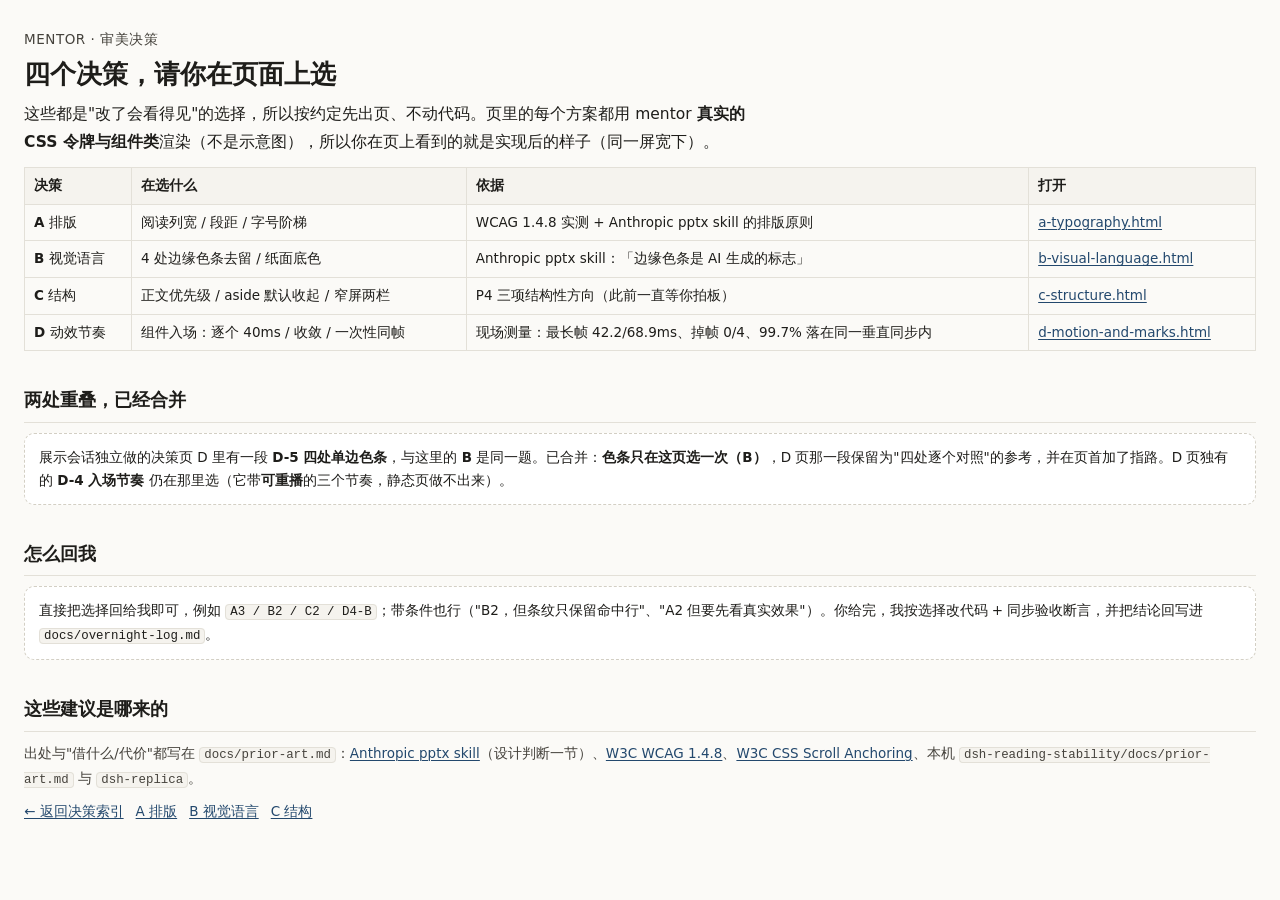
<file: docs/decisions/index.html>
<!DOCTYPE html>
<html lang="zh-CN">
<head>
<meta charset="utf-8">
<meta name="viewport" content="width=device-width, initial-scale=1">
<meta name="color-scheme" content="light dark">
<title>mentor · 审美决策索引</title>
<link rel="stylesheet" href="../../ui/styles.css">
<style>
  /* 决策页自己的外壳：刻意不复用 .app 的网格，避免和 mentor 的响应式布局打架；
     但所有"被评估的观感"都用 mentor 真实的类与令牌渲染。 */
  body { margin: 0; padding: 28px 24px 64px; background: var(--paper); color: var(--ink); }
  .wrap { max-width: 1560px; margin: 0 auto; }
  .kicker { font-size: var(--fs-xs); color: var(--ink-2); letter-spacing: .04em; text-transform: uppercase; }
  h1 { font-size: 26px; line-height: 1.3; margin: 6px 0 10px; }
  h2 { font-size: 18px; margin: 34px 0 10px; padding-bottom: 6px; border-bottom: 1px solid var(--line); }
  h3 { font-size: 15px; margin: 22px 0 8px; }
  p, li { font-size: 14.5px; line-height: 1.75; color: var(--ink); }
  .muted { color: var(--ink-2); }
  .lede { font-size: 15.5px; line-height: 1.8; max-width: 76ch; }
  .measured { display: flex; flex-wrap: wrap; gap: 10px; margin: 14px 0 6px; padding: 0; list-style: none; }
  .measured li { flex: 1 1 200px; background: var(--surface); border: 1px solid var(--line);
                 border-radius: var(--r-md); padding: 10px 12px; font-size: 13px; line-height: 1.6; }
  .measured b { font-size: 15px; }
  .ok::before { content: "✓ "; color: var(--ok, #4e9a6a); }
  .bad::before { content: "✗ "; color: var(--warn, #c2703b); }
  .variants { display: grid; grid-template-columns: minmax(0, 1fr); gap: 22px; margin-top: 12px; }
  .variant { background: var(--surface); border: 1px solid var(--line); border-radius: var(--r-lg);
             padding: 14px 16px 18px; min-width: 0; }
  .variant__head { display: flex; align-items: baseline; gap: 10px; flex-wrap: wrap; margin-bottom: 4px; }
  .variant__code { font-family: var(--font-mono); font-size: 13px; color: var(--accent-ink);
                   border: 1px solid var(--line-strong); border-radius: var(--r-pill); padding: 1px 8px; }
  .variant__name { font-size: 15px; font-weight: 650; }
  .variant__desc { font-size: 13.5px; line-height: 1.7; color: var(--ink-2); max-width: 86ch; }
  .stage { margin-top: 12px; border: 1px solid var(--line); border-radius: var(--r-md);
           overflow-x: auto; overflow-y: hidden; background: var(--paper); }
  .stage::after { content: "窗口宽 1440px（可横向滚动查看整幅）"; display: block; padding: 4px 10px;
                  font-size: 11.5px; color: var(--ink-2); border-top: 1px solid var(--line); }
  .narrow-hint::after { content: "窗口宽 420px（窄屏真实尺寸）"; }
  /* 决策页里的"窗口"：定宽，靠 CSS 变量区分各变体 */
  .d-shell { display: grid; grid-template-columns: 208px minmax(0, 1fr) 320px; height: 420px; }
  .d-shell.two-col { grid-template-columns: 208px minmax(0, 1fr); }
  .d-shell.no-right { grid-template-columns: 208px minmax(0, 1fr); }
  .d-shell--narrow { grid-template-columns: minmax(0, 1fr); height: 520px; }
  .d-narrow { display: flex; flex-direction: column; min-width: 0; }
  .d-topbar { display: flex; align-items: center; justify-content: space-between; gap: 8px;
              padding: 8px 10px; border-bottom: 1px solid var(--line); background: var(--rail); }
  .d-tabs { display: flex; gap: 10px; }
  .d-tab { font-size: 13px; color: var(--ink-2); padding-bottom: 2px; }
  .d-tab.is-on { color: var(--accent-ink); font-weight: 600; box-shadow: inset 0 -2px 0 0 var(--accent); }
  .d-rail { border-right: 1px solid var(--line); background: var(--rail); padding: 10px; overflow: hidden; }
  .d-main { overflow: hidden; }
  .d-right { border-left: 1px solid var(--line); background: var(--rail); padding: 10px; overflow: hidden; }
  .d-canvas { height: 100%; overflow: hidden; }
  .d-canvas .canvas__inner { max-width: var(--maxw-read); margin: 0 auto; padding: 14px 16px; }
  .d-composer { border-top: 1px solid var(--line); background: var(--rail); padding: 8px 12px; }
  .d-row { display: flex; gap: 6px; flex-wrap: wrap; }
  table { border-collapse: collapse; width: 100%; margin: 10px 0 4px; font-size: 13.5px; }
  th, td { border: 1px solid var(--line); padding: 7px 9px; text-align: left; vertical-align: top;
           line-height: 1.6; }
  th { background: var(--surface-2); font-weight: 650; }
  .verdict { background: var(--accent-soft); border: 1px solid var(--line-strong);
             border-radius: var(--r-md); padding: 12px 14px; margin: 12px 0; }
  .verdict b { color: var(--accent-ink); }
  .how { background: var(--surface); border: 1px dashed var(--line-strong); border-radius: var(--r-md);
         padding: 12px 14px; font-size: 13.5px; line-height: 1.7; }
  code { font-family: var(--font-mono); font-size: .92em; background: var(--surface-2);
         border: 1px solid var(--line); border-radius: 4px; padding: 0 4px; }
  .nav { display: flex; gap: 12px; flex-wrap: wrap; margin-top: 8px; font-size: 13.5px; }
  .nav a { color: var(--accent-ink); }
  .legend { font-size: 12.5px; color: var(--ink-2); margin-top: 6px; }
  @media (max-width: 900px) {
    .d-shell, .d-shell.two-col, .d-shell.no-right, .d-shell--narrow { grid-template-columns: minmax(0, 1fr); }
    .d-shell:not(.d-shell--narrow) { height: auto; }
    .d-rail, .d-right { display: none; }
  }
</style>
</head>
<body>
<div class="wrap">
<p class="kicker">mentor · 审美决策</p><h1>四个决策，请你在页面上选</h1><p class="lede">这些都是"改了会看得见"的选择，所以按约定先出页、不动代码。页里的每个方案都用 mentor <b>真实的 CSS 令牌与组件类</b>渲染（不是示意图），所以你在页上看到的就是实现后的样子（同一屏宽下）。</p><table><thead><tr><th>决策</th><th>在选什么</th><th>依据</th><th>打开</th></tr></thead><tbody><tr><td><b>A</b> 排版</td><td>阅读列宽 / 段距 / 字号阶梯</td><td>WCAG 1.4.8 实测 + Anthropic pptx skill 的排版原则</td><td><a href="a-typography.html">a-typography.html</a></td></tr><tr><td><b>B</b> 视觉语言</td><td>4 处边缘色条去留 / 纸面底色</td><td>Anthropic pptx skill：「边缘色条是 AI 生成的标志」</td><td><a href="b-visual-language.html">b-visual-language.html</a></td></tr><tr><td><b>C</b> 结构</td><td>正文优先级 / aside 默认收起 / 窄屏两栏</td><td>P4 三项结构性方向（此前一直等你拍板）</td><td><a href="c-structure.html">c-structure.html</a></td></tr><tr><td><b>D</b> 动效节奏</td><td>组件入场：逐个 40ms / 收敛 / 一次性同帧</td><td>现场测量：最长帧 42.2/68.9ms、掉帧 0/4、99.7% 落在同一垂直同步内</td><td><a href="d-motion-and-marks.html">d-motion-and-marks.html</a></td></tr></tbody></table><h2>两处重叠，已经合并</h2><div class="how">展示会话独立做的决策页 D 里有一段 <b>D-5 四处单边色条</b>，与这里的 <b>B</b> 是同一题。已合并：<b>色条只在这页选一次（B）</b>，D 页那一段保留为"四处逐个对照"的参考，并在页首加了指路。D 页独有的 <b>D-4 入场节奏</b> 仍在那里选（它带<b>可重播</b>的三个节奏，静态页做不出来）。</div><h2>怎么回我</h2><div class="how">直接把选择回给我即可，例如 <code>A3 / B2 / C2 / D4-B</code>；带条件也行（"B2，但条纹只保留命中行"、"A2 但要先看真实效果"）。你给完，我按选择改代码 + 同步验收断言，并把结论回写进 <code>docs/overnight-log.md</code>。</div><h2>这些建议是哪来的</h2><p class="muted" style="font-size:13.5px">出处与"借什么/代价"都写在 <code>docs/prior-art.md</code>：<a href="https://raw.githubusercontent.com/anthropics/skills/main/skills/pptx/SKILL.md" target="_blank" rel="noopener noreferrer">Anthropic pptx skill</a>（设计判断一节）、<a href="https://www.w3.org/WAI/WCAG21/Understanding/visual-presentation.html" target="_blank" rel="noopener noreferrer">W3C WCAG 1.4.8</a>、<a href="https://drafts.csswg.org/css-scroll-anchoring/" target="_blank" rel="noopener noreferrer">W3C CSS Scroll Anchoring</a>、本机 <code>dsh-reading-stability/docs/prior-art.md</code> 与 <code>dsh-replica</code>。</p><p class="nav"><a href="index.html">← 返回决策索引</a><a href="a-typography.html">A 排版</a><a href="b-visual-language.html">B 视觉语言</a><a href="c-structure.html">C 结构</a></p>
</div>
<script>
  // 验收脚本会读这个：决策页自己也不许有未捕获错误
  window.__ERRORS__ = [];
  window.addEventListener("error", (e) => window.__ERRORS__.push(String(e.message || e)));
  window.addEventListener("unhandledrejection", (e) => window.__ERRORS__.push("rejection: " + String(e.reason)));
</script>
</body>
</html>
</file>
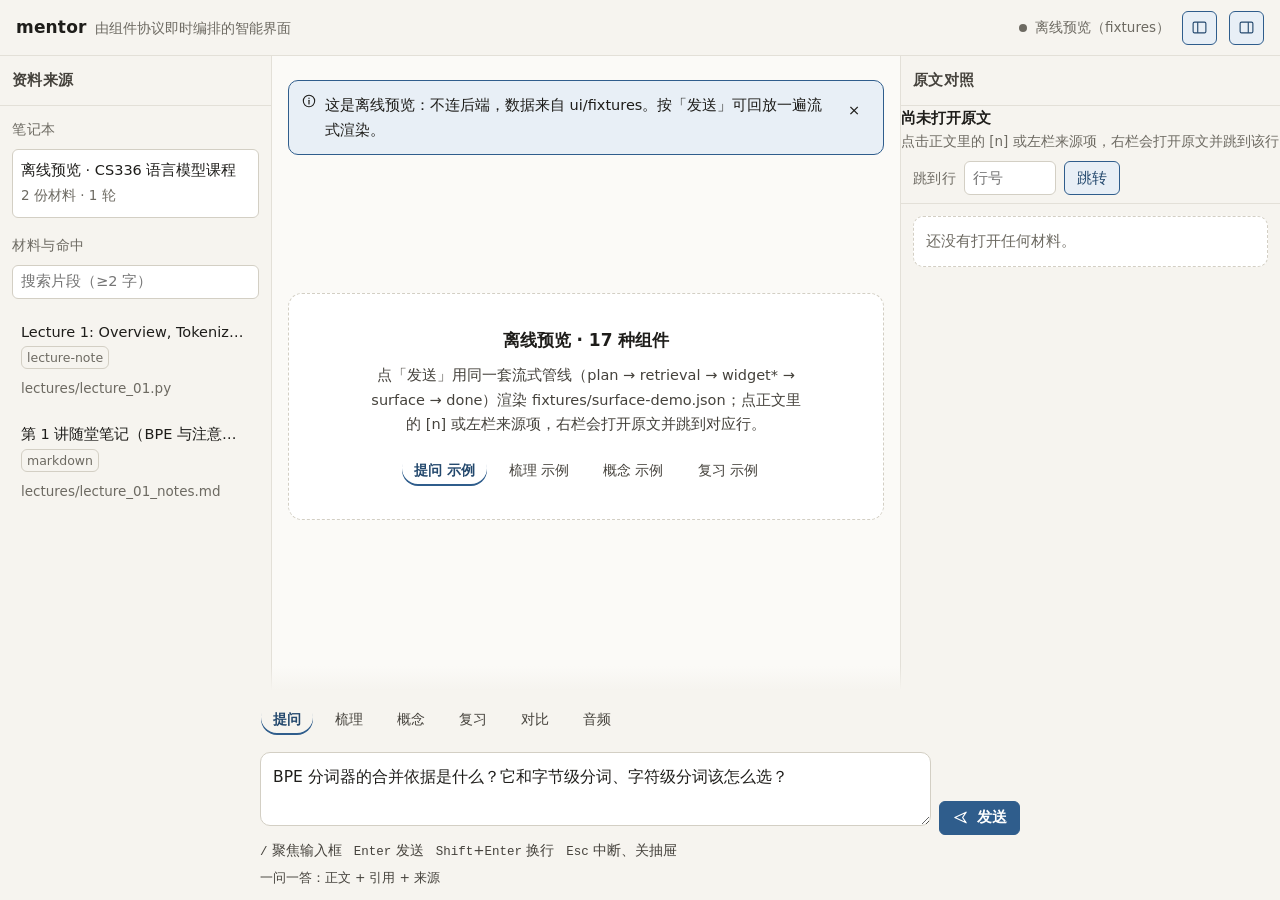
<file: ui/preview.html>
<!DOCTYPE html>
<html lang="zh-CN">
<head>
<meta charset="utf-8">
<meta name="viewport" content="width=device-width, initial-scale=1">
<meta name="color-scheme" content="light dark">
<title>mentor 离线预览 · 17 种组件</title>
<link rel="stylesheet" href="styles.css">
</head>
<body>
<!--
  离线预览页：不连后端，直接渲染 fixtures/surface-demo.json（协议里全部 16 种组件 + 1 个刻意未知的类型）。
  下面两个 application/json 块由 build_preview.py 依据 fixtures/ 生成，内容与之逐字一致；
  之所以内联，是因为浏览器不允许 file:// 页面 fetch 本地 JSON。
  fixtures/surface-demo.json 仍是唯一真源：改完 fixtures 后重跑 build_preview.py 即可。
-->
<script type="application/json" id="demo-surface">
{
  "id": "srf_demo0000001",
  "question": "BPE 分词器的合并依据是什么？它和字节级分词、字符级分词该怎么选？",
  "layout": "explore",
  "intent": "explore",
  "provider": "offline",
  "degraded": false,
  "notes": [
    "示例 Surface：用于 ui/preview.html 的离线验收，覆盖 protocol.WIDGET_TYPES 里全部 17 种组件，外加一个刻意未知的类型。",
    "widget 顺序刻意排成 plan → answer → quote → sources → concept_map → timeline → steps → compare_table → cheatsheet → flashcards → quiz → code → formula → image → followups → audio_script → progress → heatmap → 未知类型。",
    "所有 locator 都指向 fixtures/sources-demo.json 里真实存在的行号，点引用 chip 可验证右栏跳转与高亮。"
  ],
  "created_at": "2026-10-15T10:20:00+0800",
  "citations": [
    {
      "n": 1,
      "chunk_id": "ck_48ba2f81c3d7",
      "source_id": "src_a01b2c3d4e5f",
      "locator": "lecture_01.py:4",
      "title": "Lecture 1: Overview, Tokenization",
      "quote": "Why did we make this course? 现有课程大多从 NLP 任务出发，"
    },
    {
      "n": 2,
      "chunk_id": "ck_b1d6e0f2a944",
      "source_id": "src_a01b2c3d4e5f",
      "locator": "lecture_01.py:12",
      "title": "Lecture 1: Overview, Tokenization",
      "quote": "分词器把文本（字符串）映射成整数序列（token ids）。"
    },
    {
      "n": 3,
      "chunk_id": "ck_7c2a55de10b3",
      "source_id": "src_a01b2c3d4e5f",
      "locator": "lecture_01.py:20",
      "title": "Lecture 1: Overview, Tokenization",
      "quote": "BPE 的合并依据只有一个：最高频的相邻 token 对（the most common pair of adjacent tokens）。"
    },
    {
      "n": 4,
      "chunk_id": "ck_e30f7a4b6c18",
      "source_id": "src_a01b2c3d4e5f",
      "locator": "lecture_01.py:24",
      "title": "Lecture 1: Overview, Tokenization",
      "quote": "词表大小的权衡：词表越大，序列越短、训练越省时间，"
    },
    {
      "n": 5,
      "chunk_id": "ck_2d9c4f7e8a01",
      "source_id": "src_a01b2c3d4e5f",
      "locator": "lecture_01.py:30",
      "title": "Lecture 1: Overview, Tokenization",
      "quote": "1. 自注意力（self-attention）：每个位置根据当前上下文动态聚合其他位置的信息，"
    },
    {
      "n": 6,
      "chunk_id": "ck_5a7b1e93c2f4",
      "source_id": "src_a01b2c3d4e5f",
      "locator": "lecture_01.py:44",
      "title": "Lecture 1: Overview, Tokenization",
      "quote": "损失函数是 next-token prediction 的交叉熵："
    },
    {
      "n": 7,
      "chunk_id": "ck_9b8c0d1e2f35",
      "source_id": "src_9f8e7d6c5b4a",
      "locator": "lecture_01_notes.md:5",
      "title": "第 1 讲随堂笔记（BPE 与注意力）",
      "quote": "自注意力把每个位置表示成其它位置表示的加权和，权重由 query 与 key 的点积决定。"
    }
  ],
  "widgets": [
    {
      "id": "w_demo_answer",
      "type": "answer",
      "title": "BPE 的合并依据",
      "cites": [
        1,
        3,
        4,
        7
      ],
      "note": "组件右上角的“复制/收起”对每一块都可用；正文里的 [n] 是引用 chip。",
      "data": {
        "confidence": "high",
        "markdown": "BPE 的合并依据只有一条：**当前语料里最高频的相邻 token 对**。它既不按字母序，也不随机——每一步合并都能从语料统计里复现出来 [3]。\n\n三种粒度的取舍：\n\n- **字符级**：词表很小，但序列很长，连字母都要单独预测。\n- **字节级**：词表恰好 256，任何 Unicode 文本都能表示，永不 OOV。\n- **BPE**：从字节出发反复合并最高频相邻对，直到命中预设词表大小，是前两者的折中 [2][3]。\n\n词表越大，序列越短、训练越省时间，但嵌入矩阵（`vocab_size × d_model`）的参数与内存同步增长，所以实践中常见 50k ~ 100k 这一折中点 [4]。\n\n> 这门课的立场：先自己实现 BPE 与 Transformer，再谈“为什么训不动” [1]。"
      }
    },
    {
      "id": "w_demo_quote",
      "type": "quote",
      "title": "讲义原句",
      "cites": [
        3
      ],
      "data": {
        "text": "BPE 的合并依据只有一个：最高频的相邻 token 对（the most common pair of adjacent tokens）。",
        "locator": "lecture_01.py:20",
        "source_id": "src_a01b2c3d4e5f"
      }
    },
    {
      "id": "w_demo_sources",
      "type": "sources",
      "title": "本次命中的材料",
      "cites": [],
      "data": {
        "items": [
          {
            "n": 1,
            "locator": "lecture_01.py:4",
            "title": "Lecture 1: Overview, Tokenization",
            "snippet": "Why did we make this course? 现有课程大多从 NLP 任务出发，而这一门从“一个 LM 是怎么被造出来的”出发。",
            "source_id": "src_a01b2c3d4e5f",
            "chunk_id": "ck_48ba2f81c3d7"
          },
          {
            "n": 3,
            "locator": "lecture_01.py:20",
            "title": "Lecture 1: Overview, Tokenization",
            "snippet": "BPE 的合并依据只有一个：最高频的相邻 token 对（the most common pair of adjacent tokens）。",
            "source_id": "src_a01b2c3d4e5f",
            "chunk_id": "ck_7c2a55de10b3"
          },
          {
            "n": 7,
            "locator": "lecture_01_notes.md:5",
            "title": "第 1 讲随堂笔记（BPE 与注意力）",
            "snippet": "自注意力把每个位置表示成其它位置表示的加权和，权重由 query 与 key 的点积决定。",
            "source_id": "src_9f8e7d6c5b4a",
            "chunk_id": "ck_9b8c0d1e2f35"
          }
        ]
      }
    },
    {
      "id": "w_demo_concept_map",
      "type": "concept_map",
      "title": "概念关系：从文本到语言模型",
      "cites": [
        2,
        3,
        5,
        7
      ],
      "data": {
        "nodes": [
          {
            "id": "text",
            "label": "原始文本",
            "group": "数据",
            "weight": 1
          },
          {
            "id": "tokenizer",
            "label": "分词器",
            "group": "数据",
            "weight": 3
          },
          {
            "id": "bpe",
            "label": "BPE",
            "group": "数据",
            "weight": 2
          },
          {
            "id": "ids",
            "label": "token ids",
            "group": "数据",
            "weight": 1
          },
          {
            "id": "emb",
            "label": "嵌入矩阵",
            "group": "模型",
            "weight": 2
          },
          {
            "id": "attn",
            "label": "自注意力",
            "group": "模型",
            "weight": 3
          },
          {
            "id": "ffn",
            "label": "前馈层",
            "group": "模型",
            "weight": 2
          },
          {
            "id": "loss",
            "label": "交叉熵损失",
            "group": "训练",
            "weight": 2
          },
          {
            "id": "adamw",
            "label": "AdamW",
            "group": "训练",
            "weight": 1
          },
          {
            "id": "warmup",
            "label": "LR warmup",
            "group": "训练",
            "weight": 1
          }
        ],
        "edges": [
          {
            "from": "text",
            "to": "tokenizer",
            "label": "输入"
          },
          {
            "from": "bpe",
            "to": "tokenizer",
            "label": "属于"
          },
          {
            "from": "tokenizer",
            "to": "ids",
            "label": "产出"
          },
          {
            "from": "ids",
            "to": "emb",
            "label": "查表"
          },
          {
            "from": "emb",
            "to": "attn",
            "label": "输入"
          },
          {
            "from": "attn",
            "to": "ffn",
            "label": "残差"
          },
          {
            "from": "ffn",
            "to": "loss",
            "label": "logits"
          },
          {
            "from": "loss",
            "to": "adamw",
            "label": "梯度"
          },
          {
            "from": "adamw",
            "to": "warmup",
            "label": "调度"
          }
        ]
      }
    },
    {
      "id": "w_demo_timeline",
      "type": "timeline",
      "title": "课程路线图",
      "cites": [
        1
      ],
      "data": {
        "items": [
          {
            "at": "Week 1",
            "label": "课程概览与分词",
            "detail": "先建立成本直觉（10^23 ~ 10^24 FLOPs），再动手写 BPE。"
          },
          {
            "at": "Assignment 1",
            "label": "实现 BPE 与 Transformer 组件",
            "detail": "分词器、注意力、位置编码都在这一步落地。"
          },
          {
            "at": "Week 4",
            "label": "训练动态",
            "detail": "损失曲线、学习率调度、梯度裁剪与不稳定现象。"
          },
          {
            "at": "Assignment 2",
            "label": "训练一个小型语言模型",
            "detail": "把组件拼成完整系统，跑通数据管线到评估。"
          },
          {
            "at": "后半程",
            "label": "系统与效率",
            "detail": "激活重计算、混合精度、FlashAttention 等 IO 与显存议题。"
          }
        ]
      }
    },
    {
      "id": "w_demo_steps",
      "type": "steps",
      "title": "动手实现 BPE 的步骤",
      "cites": [
        3,
        4
      ],
      "data": {
        "items": [
          {
            "title": "按字节初始化",
            "detail": "把文本编码成 UTF-8 字节，词表就是 0~255 这 256 个符号。"
          },
          {
            "title": "统计相邻对频次",
            "detail": "扫一遍当前语料，记录每个相邻 token 对出现的次数。"
          },
          {
            "title": "合并最高频对",
            "detail": "取频次最高的那一对，合成一个新 token，写回词表并记录合并规则。"
          },
          {
            "title": "重复到词表上限",
            "detail": "反复执行上一步，直到达到预设词表大小（常见 50k ~ 100k）。"
          },
          {
            "title": "编码新文本",
            "detail": "按合并规则的记录顺序贪心地重新切分输入，遇到未知字符直接退回字节。"
          }
        ]
      }
    },
    {
      "id": "w_demo_compare",
      "type": "compare_table",
      "title": "三种分词粒度对比",
      "cites": [
        2,
        4
      ],
      "data": {
        "columns": [
          "维度",
          "字符级",
          "字节级",
          "BPE"
        ],
        "rows": [
          [
            "词表大小",
            "几千（视字符集）",
            "固定 256",
            "数据驱动，常见 50k ~ 100k"
          ],
          [
            "序列长度",
            "最长",
            "中等",
            "最短"
          ],
          [
            "未登录词",
            "可能出现",
            "不会出现",
            "不会出现"
          ],
          [
            "多语言",
            "需要扩展字符集",
            "天然覆盖",
            "天然覆盖"
          ],
          [
            "主要代价",
            "序列长、训练慢",
            "单 token 信息量低",
            "需要离线训练合并规则"
          ]
        ],
        "caption": "词表越大，序列越短、训练越省时间，但嵌入矩阵的参数同步增长。"
      }
    },
    {
      "id": "w_demo_cheatsheet",
      "type": "cheatsheet",
      "title": "第 1 讲速查",
      "cites": [
        3,
        5,
        7
      ],
      "data": {
        "items": [
          {
            "term": "BPE",
            "definition": "从字节出发，反复合并最高频相邻对的子词分词算法。"
          },
          {
            "term": "token id",
            "definition": "分词器输出的整数下标；语言模型只看到这一层。"
          },
          {
            "term": "next-token prediction",
            "definition": "给定前文预测下一个 token，是本次训练对象。"
          },
          {
            "term": "self-attention",
            "definition": "每个位置按 query/key 点积的权重，加权聚合其它位置的表示。"
          },
          {
            "term": "warmup",
            "definition": "训练最初若干步从小学习率线性升到目标值，用来压住早期震荡。"
          },
          {
            "term": "激活重计算",
            "definition": "前向不存中间激活、反向时重算，用算力换显存。"
          }
        ]
      }
    },
    {
      "id": "w_demo_flashcards",
      "type": "flashcards",
      "title": "闪卡：点一下翻面",
      "cites": [
        3,
        5
      ],
      "data": {
        "cards": [
          {
            "front": "BPE 每一步合并的依据是什么？",
            "back": "当前语料中频次最高的相邻 token 对。"
          },
          {
            "front": "字节级分词的词表大小是多少？",
            "back": "恰好 256，对应一个字节的全部取值。"
          },
          {
            "front": "自注意力为什么需要缩放 1/sqrt(d_k)？",
            "back": "让点积的方差不随维度放大，避免 softmax 进入饱和区。"
          },
          {
            "front": "pre-norm 的作用？",
            "back": "把层归一化放在子层之前，让深层网络更容易训练。"
          }
        ]
      }
    },
    {
      "id": "w_demo_quiz",
      "type": "quiz",
      "title": "自测：分词与注意力",
      "cites": [
        3,
        4,
        7
      ],
      "data": {
        "questions": [
          {
            "q": "BPE 的合并依据是什么？",
            "choices": [
              "随机选择相邻对",
              "最高频的相邻 token 对",
              "按字母序合并",
              "按 UTF-8 字节值排序"
            ],
            "answer_index": 1,
            "why": "讲义原文：merge the most common pair of adjacent tokens。每一步都可从语料统计复现。"
          },
          {
            "q": "为什么 BPE 里常见的词表大小是 50k ~ 100k？",
            "choices": [
              "硬件只支持这个范围",
              "词表越大序列越短，但嵌入矩阵参数同步增长，这是一个折中点",
              "再大就无法表示中文",
              "Google 的规定"
            ],
            "answer_index": 1,
            "why": "词表大小同时影响序列长度与嵌入矩阵（vocab_size × d_model）的参数和内存。"
          },
          {
            "q": "字节级分词相对字符级的最大优势是？",
            "choices": [
              "序列更短",
              "永不出现未登录词",
              "参数更少",
              "训练更快"
            ],
            "answer_index": 1,
            "why": "词表固定为 256，任何 Unicode 文本都能被表示，不存在 OOV。"
          }
        ]
      }
    },
    {
      "id": "w_demo_code",
      "type": "code",
      "title": "BPE 合并循环（示意）",
      "cites": [
        3
      ],
      "data": {
        "language": "python",
        "code": "from collections import Counter\n\ndef merge_once(tokens: list[int]) -> tuple[list[int], tuple[int, int]]:\n    \"\"\"合并一次：找出最高频的相邻对，就地合成新 id。\"\"\"\n    counts = Counter(zip(tokens, tokens[1:]))\n    pair, freq = counts.most_common(1)[0]          # 依据：最高频\n    out, i = [], 0\n    while i < len(tokens):\n        if i + 1 < len(tokens) and (tokens[i], tokens[i + 1]) == pair:\n            out.append(new_id(pair))\n            i += 2\n        else:\n            out.append(tokens[i])\n            i += 1\n    return out, pair",
        "note": "真实实现还要处理预分词边界与并行统计，但骨架就是这三步：统计、取最高频、合并。"
      }
    },
    {
      "id": "w_demo_formula",
      "type": "formula",
      "title": "训练目标",
      "cites": [
        6
      ],
      "data": {
        "plain": "L(θ) = − (1/T) · Σ_{t=1..T} log p_θ(x_t | x_<t)",
        "latex": "\\mathcal{L}(\\theta) = -\\frac{1}{T}\\sum_{t=1}^{T}\\log p_\\theta(x_t \\mid x_{<t})",
        "note": "这就是 next-token prediction 的交叉熵；困惑度 perplexity = exp(L)。"
      }
    },
    {
      "id": "w_demo_image",
      "type": "image",
      "title": "Transformer block 结构",
      "cites": [
        5
      ],
      "data": {
        "src": "assets/transformer-block.png",
        "caption": "示例插图的路径在离线验收环境里不存在，渲染器会退化成占位块而不是报错。"
      }
    },
    {
      "id": "w_demo_followups",
      "type": "followups",
      "title": "可以接着问",
      "cites": [],
      "data": {
        "items": [
          "为什么自注意力要除以 sqrt(d_k)？",
          "字节级分词在中文上会遇到什么问题？",
          "pre-norm 和 post-norm 的训练动态差别？",
          "把 FlashAttention 的思路用自己的话讲一遍。",
          "词表大小 32k 和 100k 在同样的 token 预算下有什么差别？"
        ]
      }
    },
    {
      "id": "w_demo_audio",
      "type": "audio_script",
      "title": "三分钟口播脚本",
      "cites": [
        1,
        3,
        5
      ],
      "data": {
        "segments": [
          {
            "speaker": "讲述",
            "text": "这一讲回答一个问题：一个语言模型到底是怎么被造出来的。课程不调用 API，五个作业串起来就是一个完整系统。"
          },
          {
            "speaker": "讲述",
            "text": "第一步是分词。文本先进分词器，变成整数序列；模型从不直接看字符，所以很多“写错字”的毛病其实出在这一层。"
          },
          {
            "speaker": "提问",
            "text": "那为什么不用字符呢？"
          },
          {
            "speaker": "讲述",
            "text": "因为序列会变得很长。BPE 的做法是：从字节出发，反复合并最高频的相邻对，直到词表达到预设大小。"
          },
          {
            "speaker": "讲述",
            "text": "词表变大，序列变短、训练更快，但嵌入矩阵的参数也同步变大，所以 50k 到 100k 是常见的折中点。"
          },
          {
            "speaker": "讲述",
            "text": "接下来是 Transformer：自注意力让每个位置按上下文动态聚合信息，多头在不同子空间并行，前馈层做逐位置的非线性变换，残差与层归一化保证深层可训练。"
          },
          {
            "speaker": "小结",
            "text": "最后记住一句话：分词决定模型看到什么，注意力决定它怎么组合，损失与优化器决定它学得多快。"
          }
        ]
      }
    },
    {
      "id": "w_demo_progress",
      "type": "progress",
      "title": "本讲到目前为止",
      "cites": [],
      "data": {
        "items": [
          {
            "label": "讲义阅读",
            "value": 82,
            "note": "Lecture 1 正文已读完，附录的系统部分还没看。"
          },
          {
            "label": "Assignment 1 · BPE",
            "value": 45,
            "note": "合并循环已跑通，预分词边界还在调。"
          },
          {
            "label": "Assignment 1 · Transformer",
            "value": 20,
            "note": "注意力写完，位置编码待补。"
          },
          {
            "label": "自测题正确率",
            "value": 67,
            "note": "三个题里错了一个，错在词表大小的权衡。"
          }
        ]
      }
    },
    {
      "id": "w_demo_heatmap",
      "type": "heatmap",
      "title": "主题 × 材料覆盖矩阵",
      "cites": [],
      "data": {
        "rows": [
          "分词",
          "注意力",
          "优化器",
          "系统与效率"
        ],
        "columns": [
          "lecture_01.py",
          "lecture_01_notes.md",
          "assignment_1"
        ],
        "cells": [
          [
            0.92,
            0.55,
            0.88
          ],
          [
            0.74,
            0.81,
            0.42
          ],
          [
            0.31,
            0.12,
            0.66
          ],
          [
            0.58,
            0.24,
            0.2
          ]
        ],
        "caption": "颜色越深说明该主题在这份材料里出现得越多；空格用 · 表示。"
      }
    },
    {
      "id": "w_demo_unknown",
      "type": "attention_flow",
      "title": "（刻意未知的类型）",
      "cites": [],
      "note": "这个类型不在 protocol.WIDGET_TYPES 里，界面应当降级成可折叠的“未知组件”并保留原始数据，而不是报错。",
      "data": {
        "layers": [
          "layer 1",
          "layer 2",
          "layer 3"
        ],
        "heads": [
          "head 1",
          "head 2",
          "head 3",
          "head 4"
        ],
        "attention": [
          [
            0.2,
            0.6,
            0.1,
            0.1
          ],
          [
            0.05,
            0.1,
            0.7,
            0.15
          ],
          [
            0.3,
            0.3,
            0.2,
            0.2
          ]
        ],
        "note": "未来的新组件类型可以先这样被安全地透传出来。"
      }
    }
  ]
}
</script>
<script type="application/json" id="demo-sources">
{
  "sources": [
    {
      "id": "src_a01b2c3d4e5f",
      "path": "lectures/lecture_01.py",
      "title": "Lecture 1: Overview, Tokenization",
      "kind": "lecture-note",
      "bytes": 4210,
      "added_at": "2026-10-01T09:12:00+0800",
      "meta": {
        "line_means": "line",
        "note": "示例材料：CS336 第 1 讲（中英混排）"
      },
      "text": "## 课程定位\n这门课的目标是让你从零实现一个语言模型，而不是调用 API。\n\nWhy did we make this course? 现有课程大多从 NLP 任务出发，\n而这一门从“一个 LM 是怎么被造出来的”出发，五个作业串起来正好是一个完整系统。\n\n关于成本：预训练一个 7B 参数级别的模型，\n公开估算大约需要 10^23 到 10^24 FLOPs。\n换算成消费级 GPU 的时间是以“千年”为单位的，所以本课程的默认路线是\n在 CPU 或单卡上训练小模型，把规模问题当成工程问题来讨论。\n\n## 分词（Tokenization）\n分词器把文本（字符串）映射成整数序列（token ids）。\nLM 从不直接看字符，它看到的永远是 ids，\n所以“模型为什么写错某个字”经常要从分词器这一层找原因。\n\n三种常见粒度：\n- 字符级：词表很小，序列很长，连字母都要单独预测。\n- 字节级：词表恰好 256，任何 Unicode 文本都能被表示，永不 OOV。\n- BPE：从字节出发，反复合并出现频率最高的相邻对，直到命中预设的词表大小。\n\nBPE 的合并依据只有一个：最高频的相邻 token 对（the most common pair of adjacent tokens）。\n它不是按字母序，也不是随机选择；每一步合并都能从语料统计里复现出来。\n\n词表大小的权衡：词表越大，序列越短、训练越省时间，\n但嵌入矩阵（vocab_size × d_model）的参数与内存同步增长。\n实践中 50k ~ 100k 是常见的折中点。\n\n## Transformer 模块\n一个 decoder-only 的 Transformer block 依次包含：\n1. 自注意力（self-attention）：每个位置根据当前上下文动态聚合其他位置的信息，\n   这是它区别于 n-gram 的地方——表示随上下文变化，而不是查一张固定的表。\n2. 多头（multi-head）：多个注意力头在不同子空间里并行做这件事。\n3. 前馈层（FFN）：先升维再降维，逐位置的非线性变换。\n4. 残差连接 + 层归一化（pre-norm），让深网络训得动。\n5. 位置编码：模型本身对顺序不敏感，位置信息必须显式注入。\n\n## 训练\n损失函数是 next-token prediction 的交叉熵：\n    loss = -1/T * sum_t log p(x_t | x_<t)\n优化器通常用 AdamW，前若干步使用 learning rate warmup 再余弦衰减。\n批量大小受显存限制，常配合梯度累积（gradient accumulation）凑出大 batch。\n\n数据管线是：原始文本 → 归一化 → 分词 → 打包成定长序列 → 打乱 → 训练。\n一个容易被低估的事实：训练吞吐往往由数据管线而不是矩阵乘法决定。\n\n## 规模\n参数量决定表达能力，数据量决定泛化：两者都必须足够大。\n常见档位：小模型 1e17 FLOPs 量级，中模型 1e19，大模型 1e22 以上。\n\n系统层面的三件常用工具：激活重计算（activation recomputation）、\n混合精度（bf16/fp16）、以及 FlashAttention 这类 IO 感知的注意力实现。\n\n## 作业\n- assignment 1：实现 BPE 分词器与 Transformer 组件。\n- assignment 2：训练一个完整的小型语言模型。\n\n与 CS224N 的差别：那门课侧重 NLP 任务与应用，\n这门课侧重系统实现与训练动态，看起来更“底层”。\n"
    },
    {
      "id": "src_9f8e7d6c5b4a",
      "path": "lectures/lecture_01_notes.md",
      "title": "第 1 讲随堂笔记（BPE 与注意力）",
      "kind": "markdown",
      "bytes": 1180,
      "added_at": "2026-10-01T09:30:00+0800",
      "meta": {
        "line_means": "line",
        "note": "示例材料：随堂笔记"
      },
      "text": "# 随堂笔记\n\n自注意力把每个位置表示成其它位置表示的加权和，权重由 query 与 key 的点积决定。\n\n缩放因子 1/sqrt(d_k) 是为了让点积的方差与维度无关；\n去掉它是实验中最常见的“训练不稳定”来源之一。\n\n复杂度：注意力在序列长度上是 O(n^2)，这是长上下文的核心瓶颈。\n\nBPE 落到代码里只有三步：统计相邻对、选最高频、合并。\n真正的工程细节在于预分词（pre-tokenization）与边界处理，\n它决定了 tokenizer 在中文和代码上是否好用。\n"
    }
  ]
}
</script>
<div class="app" id="app"></div>
<script>window.__MENTOR_PREVIEW__ = true;</script>
<script type="module" src="./app.js"></script>
</body>
</html>
</file>
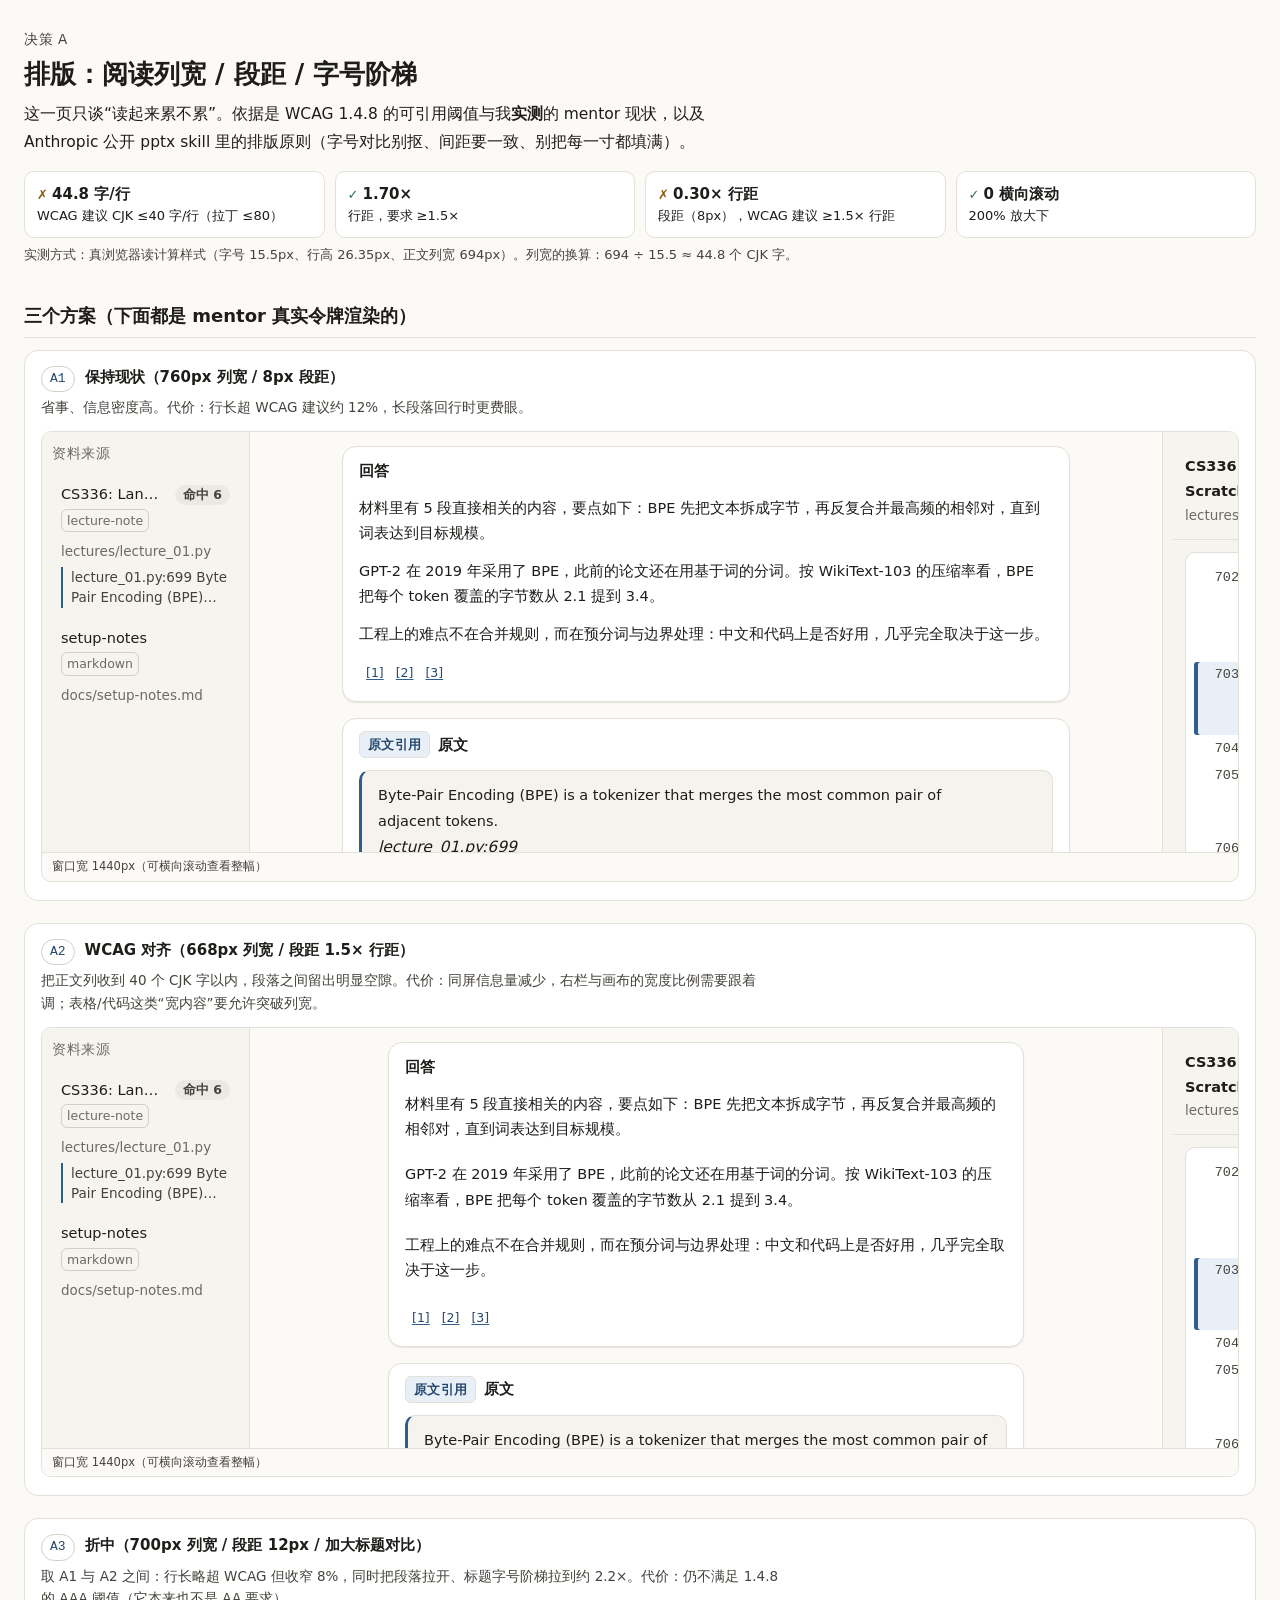
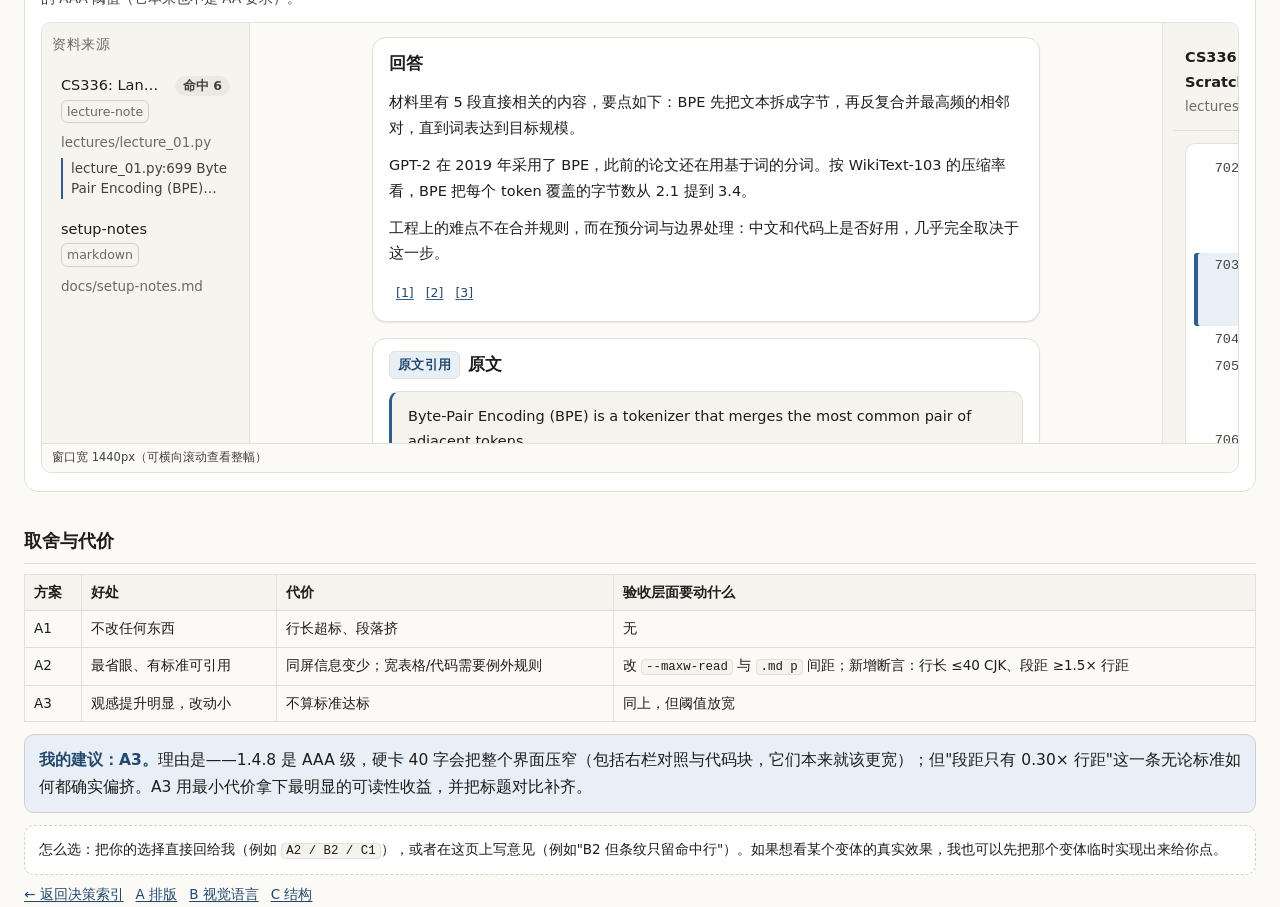
<file: docs/decisions/a-typography.html>
<!DOCTYPE html>
<html lang="zh-CN">
<head>
<meta charset="utf-8">
<meta name="viewport" content="width=device-width, initial-scale=1">
<meta name="color-scheme" content="light dark">
<title>决策 A · 排版</title>
<link rel="stylesheet" href="../../ui/styles.css">
<style>
  /* 决策页自己的外壳：刻意不复用 .app 的网格，避免和 mentor 的响应式布局打架；
     但所有"被评估的观感"都用 mentor 真实的类与令牌渲染。 */
  body { margin: 0; padding: 28px 24px 64px; background: var(--paper); color: var(--ink); }
  .wrap { max-width: 1560px; margin: 0 auto; }
  .kicker { font-size: var(--fs-xs); color: var(--ink-2); letter-spacing: .04em; text-transform: uppercase; }
  h1 { font-size: 26px; line-height: 1.3; margin: 6px 0 10px; }
  h2 { font-size: 18px; margin: 34px 0 10px; padding-bottom: 6px; border-bottom: 1px solid var(--line); }
  h3 { font-size: 15px; margin: 22px 0 8px; }
  p, li { font-size: 14.5px; line-height: 1.75; color: var(--ink); }
  .muted { color: var(--ink-2); }
  .lede { font-size: 15.5px; line-height: 1.8; max-width: 76ch; }
  .measured { display: flex; flex-wrap: wrap; gap: 10px; margin: 14px 0 6px; padding: 0; list-style: none; }
  .measured li { flex: 1 1 200px; background: var(--surface); border: 1px solid var(--line);
                 border-radius: var(--r-md); padding: 10px 12px; font-size: 13px; line-height: 1.6; }
  .measured b { font-size: 15px; }
  .ok::before { content: "✓ "; color: var(--ok, #4e9a6a); }
  .bad::before { content: "✗ "; color: var(--warn, #c2703b); }
  .variants { display: grid; grid-template-columns: minmax(0, 1fr); gap: 22px; margin-top: 12px; }
  .variant { background: var(--surface); border: 1px solid var(--line); border-radius: var(--r-lg);
             padding: 14px 16px 18px; min-width: 0; }
  .variant__head { display: flex; align-items: baseline; gap: 10px; flex-wrap: wrap; margin-bottom: 4px; }
  .variant__code { font-family: var(--font-mono); font-size: 13px; color: var(--accent-ink);
                   border: 1px solid var(--line-strong); border-radius: var(--r-pill); padding: 1px 8px; }
  .variant__name { font-size: 15px; font-weight: 650; }
  .variant__desc { font-size: 13.5px; line-height: 1.7; color: var(--ink-2); max-width: 86ch; }
  .stage { margin-top: 12px; border: 1px solid var(--line); border-radius: var(--r-md);
           overflow-x: auto; overflow-y: hidden; background: var(--paper); }
  .stage::after { content: "窗口宽 1440px（可横向滚动查看整幅）"; display: block; padding: 4px 10px;
                  font-size: 11.5px; color: var(--ink-2); border-top: 1px solid var(--line); }
  .narrow-hint::after { content: "窗口宽 420px（窄屏真实尺寸）"; }
  /* 决策页里的"窗口"：定宽，靠 CSS 变量区分各变体 */
  .d-shell { display: grid; grid-template-columns: 208px minmax(0, 1fr) 320px; height: 420px; }
  .d-shell.two-col { grid-template-columns: 208px minmax(0, 1fr); }
  .d-shell.no-right { grid-template-columns: 208px minmax(0, 1fr); }
  .d-shell--narrow { grid-template-columns: minmax(0, 1fr); height: 520px; }
  .d-narrow { display: flex; flex-direction: column; min-width: 0; }
  .d-topbar { display: flex; align-items: center; justify-content: space-between; gap: 8px;
              padding: 8px 10px; border-bottom: 1px solid var(--line); background: var(--rail); }
  .d-tabs { display: flex; gap: 10px; }
  .d-tab { font-size: 13px; color: var(--ink-2); padding-bottom: 2px; }
  .d-tab.is-on { color: var(--accent-ink); font-weight: 600; box-shadow: inset 0 -2px 0 0 var(--accent); }
  .d-rail { border-right: 1px solid var(--line); background: var(--rail); padding: 10px; overflow: hidden; }
  .d-main { overflow: hidden; }
  .d-right { border-left: 1px solid var(--line); background: var(--rail); padding: 10px; overflow: hidden; }
  .d-canvas { height: 100%; overflow: hidden; }
  .d-canvas .canvas__inner { max-width: var(--maxw-read); margin: 0 auto; padding: 14px 16px; }
  .d-composer { border-top: 1px solid var(--line); background: var(--rail); padding: 8px 12px; }
  .d-row { display: flex; gap: 6px; flex-wrap: wrap; }
  table { border-collapse: collapse; width: 100%; margin: 10px 0 4px; font-size: 13.5px; }
  th, td { border: 1px solid var(--line); padding: 7px 9px; text-align: left; vertical-align: top;
           line-height: 1.6; }
  th { background: var(--surface-2); font-weight: 650; }
  .verdict { background: var(--accent-soft); border: 1px solid var(--line-strong);
             border-radius: var(--r-md); padding: 12px 14px; margin: 12px 0; }
  .verdict b { color: var(--accent-ink); }
  .how { background: var(--surface); border: 1px dashed var(--line-strong); border-radius: var(--r-md);
         padding: 12px 14px; font-size: 13.5px; line-height: 1.7; }
  code { font-family: var(--font-mono); font-size: .92em; background: var(--surface-2);
         border: 1px solid var(--line); border-radius: 4px; padding: 0 4px; }
  .nav { display: flex; gap: 12px; flex-wrap: wrap; margin-top: 8px; font-size: 13.5px; }
  .nav a { color: var(--accent-ink); }
  .legend { font-size: 12.5px; color: var(--ink-2); margin-top: 6px; }
  @media (max-width: 900px) {
    .d-shell, .d-shell.two-col, .d-shell.no-right, .d-shell--narrow { grid-template-columns: minmax(0, 1fr); }
    .d-shell:not(.d-shell--narrow) { height: auto; }
    .d-rail, .d-right { display: none; }
  }
</style>
</head>
<body>
<div class="wrap">
<p class="kicker">决策 A</p><h1>排版：阅读列宽 / 段距 / 字号阶梯</h1><p class="lede">这一页只谈“读起来累不累”。依据是 WCAG 1.4.8 的可引用阈值与我<b>实测</b>的 mentor 现状，以及 Anthropic 公开 pptx skill 里的排版原则（字号对比别抠、间距要一致、别把每一寸都填满）。</p><ul class="measured"><li class="bad"><b>44.8 字/行</b><br>WCAG 建议 CJK ≤40 字/行（拉丁 ≤80）</li><li class="ok"><b>1.70×</b><br>行距，要求 ≥1.5×</li><li class="bad"><b>0.30× 行距</b><br>段距（8px），WCAG 建议 ≥1.5× 行距</li><li class="ok"><b>0 横向滚动</b><br>200% 放大下</li></ul><p class="muted" style="font-size:13px">实测方式：真浏览器读计算样式（字号 15.5px、行高 26.35px、正文列宽 694px）。列宽的换算：694 ÷ 15.5 ≈ 44.8 个 CJK 字。</p><h2>三个方案（下面都是 mentor 真实令牌渲染的）</h2><div class="variants"><div class="variant v-A1"><div class="variant__head"><span class="variant__code">A1</span><span class="variant__name">保持现状（760px 列宽 / 8px 段距）</span></div><p class="variant__desc">省事、信息密度高。代价：行长超 WCAG 建议约 12%，长段落回行时更费眼。</p><div class="stage"><div class="d-shell" style="width:1440px"><div class="d-rail"><div class="rail__section"><span class="section-label">资料来源</span><button type="button" class="src-item"><span class="src-item__row"><span class="src-item__name">CS336: Language Models…</span><span class="hit-flag">命中 6</span></span><span class="src-item__meta"><span class="kind-tag">lecture-note</span><span>lectures/lecture_01.py</span></span><span class="src-item__hit">lecture_01.py:699 Byte Pair Encoding (BPE)…</span></button><button type="button" class="src-item"><span class="src-item__row"><span class="src-item__name">setup-notes</span></span><span class="src-item__meta"><span class="kind-tag">markdown</span><span>docs/setup-notes.md</span></span></button></div></div><div class="d-main"><div class="d-canvas"><div class="canvas__inner"><article class="widget"><div class="widget__head"><span class="widget__title">回答</span></div><div class="widget__body md"><p>材料里有 5 段直接相关的内容，要点如下：BPE 先把文本拆成字节，再反复合并最高频的相邻对，直到词表达到目标规模。</p><p>GPT-2 在 2019 年采用了 BPE，此前的论文还在用基于词的分词。按 WikiText-103 的压缩率看，BPE 把每个 token 覆盖的字节数从 2.1 提到 3.4。</p><p>工程上的难点不在合并规则，而在预分词与边界处理：中文和代码上是否好用，几乎完全取决于这一步。</p><div class="md-cites"><button type="button" class="cite-chip" data-cite-n="1">[1]</button><button type="button" class="cite-chip" data-cite-n="2">[2]</button><button type="button" class="cite-chip" data-cite-n="3">[3]</button></div></div></article><article class="widget"><div class="widget__head"><span class="widget__badge">原文引用</span><span class="widget__title">原文</span></div><div class="widget__body"><blockquote class="quote"><p>Byte-Pair Encoding (BPE) is a tokenizer that merges the most common pair of adjacent tokens.</p><cite>lecture_01.py:699</cite></blockquote></div></article></div></div><div class="d-composer"><div class="mode-chips"><button type="button" class="mode-chip" aria-pressed="false">提问</button><button type="button" class="mode-chip" aria-pressed="false">梳理</button><button type="button" class="mode-chip" aria-pressed="true">概念</button><button type="button" class="mode-chip" aria-pressed="false">复习</button><button type="button" class="mode-chip" aria-pressed="false">对比</button><button type="button" class="mode-chip" aria-pressed="false">音频</button></div><div class="composer__row"><textarea class="composer__input" rows="1" placeholder="问点什么"></textarea></div></div></div><div class="d-right"><div class="srcdoc__head"><div class="srcdoc__title">CS336: Language Models From Scratch</div><div class="srcdoc__path">lectures/lecture_01.py</div></div><div class="srcview"><div class="srcview__code"><div class="line"><span class="line__n">702</span><span class="line__text">702 text(&quot;(Previously, papers had been using word-based&quot;</span></div><div class="line is-hit"><span class="line__n">703</span><span class="line__text">703 text(&quot;BPE was then used by GPT-2. &quot;), link(gpt2_2019)</span></div><div class="line"><span class="line__n">704</span><span class="line__text">704</span></div><div class="line"><span class="line__n">705</span><span class="line__text">705 text(&quot;Basic idea: *train* the tokenizer on raw text&quot;)</span></div><div class="line"><span class="line__n">706</span><span class="line__text">706 text(&quot;Intuition: common sequences of bytes → one token&quot;)</span></div><div class="line"><span class="line__n">707</span><span class="line__text">707</span></div><div class="line"><span class="line__n">708</span><span class="line__text">708 text(&quot;Sketch: start with each byte as a token&quot;)</span></div></div></div></div></div></div></div><div class="variant v-A2"><style>.v-A2 { --maxw-read: 668px; } .v-A2 .md p { margin: 0 0 20px; } .v-A2 .md p + p { margin-top: 0; }</style><div class="variant__head"><span class="variant__code">A2</span><span class="variant__name">WCAG 对齐（668px 列宽 / 段距 1.5× 行距）</span></div><p class="variant__desc">把正文列收到 40 个 CJK 字以内，段落之间留出明显空隙。代价：同屏信息量减少，右栏与画布的宽度比例需要跟着调；表格/代码这类“宽内容”要允许突破列宽。</p><div class="stage"><div class="d-shell" style="width:1440px"><div class="d-rail"><div class="rail__section"><span class="section-label">资料来源</span><button type="button" class="src-item"><span class="src-item__row"><span class="src-item__name">CS336: Language Models…</span><span class="hit-flag">命中 6</span></span><span class="src-item__meta"><span class="kind-tag">lecture-note</span><span>lectures/lecture_01.py</span></span><span class="src-item__hit">lecture_01.py:699 Byte Pair Encoding (BPE)…</span></button><button type="button" class="src-item"><span class="src-item__row"><span class="src-item__name">setup-notes</span></span><span class="src-item__meta"><span class="kind-tag">markdown</span><span>docs/setup-notes.md</span></span></button></div></div><div class="d-main"><div class="d-canvas"><div class="canvas__inner"><article class="widget"><div class="widget__head"><span class="widget__title">回答</span></div><div class="widget__body md"><p>材料里有 5 段直接相关的内容，要点如下：BPE 先把文本拆成字节，再反复合并最高频的相邻对，直到词表达到目标规模。</p><p>GPT-2 在 2019 年采用了 BPE，此前的论文还在用基于词的分词。按 WikiText-103 的压缩率看，BPE 把每个 token 覆盖的字节数从 2.1 提到 3.4。</p><p>工程上的难点不在合并规则，而在预分词与边界处理：中文和代码上是否好用，几乎完全取决于这一步。</p><div class="md-cites"><button type="button" class="cite-chip" data-cite-n="1">[1]</button><button type="button" class="cite-chip" data-cite-n="2">[2]</button><button type="button" class="cite-chip" data-cite-n="3">[3]</button></div></div></article><article class="widget"><div class="widget__head"><span class="widget__badge">原文引用</span><span class="widget__title">原文</span></div><div class="widget__body"><blockquote class="quote"><p>Byte-Pair Encoding (BPE) is a tokenizer that merges the most common pair of adjacent tokens.</p><cite>lecture_01.py:699</cite></blockquote></div></article></div></div><div class="d-composer"><div class="mode-chips"><button type="button" class="mode-chip" aria-pressed="false">提问</button><button type="button" class="mode-chip" aria-pressed="false">梳理</button><button type="button" class="mode-chip" aria-pressed="true">概念</button><button type="button" class="mode-chip" aria-pressed="false">复习</button><button type="button" class="mode-chip" aria-pressed="false">对比</button><button type="button" class="mode-chip" aria-pressed="false">音频</button></div><div class="composer__row"><textarea class="composer__input" rows="1" placeholder="问点什么"></textarea></div></div></div><div class="d-right"><div class="srcdoc__head"><div class="srcdoc__title">CS336: Language Models From Scratch</div><div class="srcdoc__path">lectures/lecture_01.py</div></div><div class="srcview"><div class="srcview__code"><div class="line"><span class="line__n">702</span><span class="line__text">702 text(&quot;(Previously, papers had been using word-based&quot;</span></div><div class="line is-hit"><span class="line__n">703</span><span class="line__text">703 text(&quot;BPE was then used by GPT-2. &quot;), link(gpt2_2019)</span></div><div class="line"><span class="line__n">704</span><span class="line__text">704</span></div><div class="line"><span class="line__n">705</span><span class="line__text">705 text(&quot;Basic idea: *train* the tokenizer on raw text&quot;)</span></div><div class="line"><span class="line__n">706</span><span class="line__text">706 text(&quot;Intuition: common sequences of bytes → one token&quot;)</span></div><div class="line"><span class="line__n">707</span><span class="line__text">707</span></div><div class="line"><span class="line__n">708</span><span class="line__text">708 text(&quot;Sketch: start with each byte as a token&quot;)</span></div></div></div></div></div></div></div><div class="variant v-A3"><style>.v-A3 { --maxw-read: 700px; } .v-A3 .md p { margin: 0 0 12px; } .v-A3 .widget__title { font-size: 16.5px; } .v-A3 .md h2 { font-size: 20px; }</style><div class="variant__head"><span class="variant__code">A3</span><span class="variant__name">折中（700px 列宽 / 段距 12px / 加大标题对比）</span></div><p class="variant__desc">取 A1 与 A2 之间：行长略超 WCAG 但收窄 8%，同时把段落拉开、标题字号阶梯拉到约 2.2×。代价：仍不满足 1.4.8 的 AAA 阈值（它本来也不是 AA 要求）。</p><div class="stage"><div class="d-shell" style="width:1440px"><div class="d-rail"><div class="rail__section"><span class="section-label">资料来源</span><button type="button" class="src-item"><span class="src-item__row"><span class="src-item__name">CS336: Language Models…</span><span class="hit-flag">命中 6</span></span><span class="src-item__meta"><span class="kind-tag">lecture-note</span><span>lectures/lecture_01.py</span></span><span class="src-item__hit">lecture_01.py:699 Byte Pair Encoding (BPE)…</span></button><button type="button" class="src-item"><span class="src-item__row"><span class="src-item__name">setup-notes</span></span><span class="src-item__meta"><span class="kind-tag">markdown</span><span>docs/setup-notes.md</span></span></button></div></div><div class="d-main"><div class="d-canvas"><div class="canvas__inner"><article class="widget"><div class="widget__head"><span class="widget__title">回答</span></div><div class="widget__body md"><p>材料里有 5 段直接相关的内容，要点如下：BPE 先把文本拆成字节，再反复合并最高频的相邻对，直到词表达到目标规模。</p><p>GPT-2 在 2019 年采用了 BPE，此前的论文还在用基于词的分词。按 WikiText-103 的压缩率看，BPE 把每个 token 覆盖的字节数从 2.1 提到 3.4。</p><p>工程上的难点不在合并规则，而在预分词与边界处理：中文和代码上是否好用，几乎完全取决于这一步。</p><div class="md-cites"><button type="button" class="cite-chip" data-cite-n="1">[1]</button><button type="button" class="cite-chip" data-cite-n="2">[2]</button><button type="button" class="cite-chip" data-cite-n="3">[3]</button></div></div></article><article class="widget"><div class="widget__head"><span class="widget__badge">原文引用</span><span class="widget__title">原文</span></div><div class="widget__body"><blockquote class="quote"><p>Byte-Pair Encoding (BPE) is a tokenizer that merges the most common pair of adjacent tokens.</p><cite>lecture_01.py:699</cite></blockquote></div></article></div></div><div class="d-composer"><div class="mode-chips"><button type="button" class="mode-chip" aria-pressed="false">提问</button><button type="button" class="mode-chip" aria-pressed="false">梳理</button><button type="button" class="mode-chip" aria-pressed="true">概念</button><button type="button" class="mode-chip" aria-pressed="false">复习</button><button type="button" class="mode-chip" aria-pressed="false">对比</button><button type="button" class="mode-chip" aria-pressed="false">音频</button></div><div class="composer__row"><textarea class="composer__input" rows="1" placeholder="问点什么"></textarea></div></div></div><div class="d-right"><div class="srcdoc__head"><div class="srcdoc__title">CS336: Language Models From Scratch</div><div class="srcdoc__path">lectures/lecture_01.py</div></div><div class="srcview"><div class="srcview__code"><div class="line"><span class="line__n">702</span><span class="line__text">702 text(&quot;(Previously, papers had been using word-based&quot;</span></div><div class="line is-hit"><span class="line__n">703</span><span class="line__text">703 text(&quot;BPE was then used by GPT-2. &quot;), link(gpt2_2019)</span></div><div class="line"><span class="line__n">704</span><span class="line__text">704</span></div><div class="line"><span class="line__n">705</span><span class="line__text">705 text(&quot;Basic idea: *train* the tokenizer on raw text&quot;)</span></div><div class="line"><span class="line__n">706</span><span class="line__text">706 text(&quot;Intuition: common sequences of bytes → one token&quot;)</span></div><div class="line"><span class="line__n">707</span><span class="line__text">707</span></div><div class="line"><span class="line__n">708</span><span class="line__text">708 text(&quot;Sketch: start with each byte as a token&quot;)</span></div></div></div></div></div></div></div></div><h2>取舍与代价</h2><table><thead><tr><th>方案</th><th>好处</th><th>代价</th><th>验收层面要动什么</th></tr></thead><tbody><tr><td>A1</td><td>不改任何东西</td><td>行长超标、段落挤</td><td>无</td></tr><tr><td>A2</td><td>最省眼、有标准可引用</td><td>同屏信息变少；宽表格/代码需要例外规则</td><td>改 <code>--maxw-read</code> 与 <code>.md p</code> 间距；新增断言：行长 ≤40 CJK、段距 ≥1.5× 行距</td></tr><tr><td>A3</td><td>观感提升明显，改动小</td><td>不算标准达标</td><td>同上，但阈值放宽</td></tr></tbody></table><div class="verdict"><b>我的建议：A3。</b>理由是——1.4.8 是 AAA 级，硬卡 40 字会把整个界面压窄（包括右栏对照与代码块，它们本来就该更宽）；但"段距只有 0.30× 行距"这一条无论标准如何都确实偏挤。A3 用最小代价拿下最明显的可读性收益，并把标题对比补齐。</div><div class="how">怎么选：把你的选择直接回给我（例如 <code>A2 / B2 / C1</code>），或者在这页上写意见（例如"B2 但条纹只留命中行"）。如果想看某个变体的真实效果，我也可以先把那个变体临时实现出来给你点。</div><p class="nav"><a href="index.html">← 返回决策索引</a><a href="a-typography.html">A 排版</a><a href="b-visual-language.html">B 视觉语言</a><a href="c-structure.html">C 结构</a></p>
</div>
<script>
  // 验收脚本会读这个：决策页自己也不许有未捕获错误
  window.__ERRORS__ = [];
  window.addEventListener("error", (e) => window.__ERRORS__.push(String(e.message || e)));
  window.addEventListener("unhandledrejection", (e) => window.__ERRORS__.push("rejection: " + String(e.reason)));
</script>
</body>
</html>
</file>
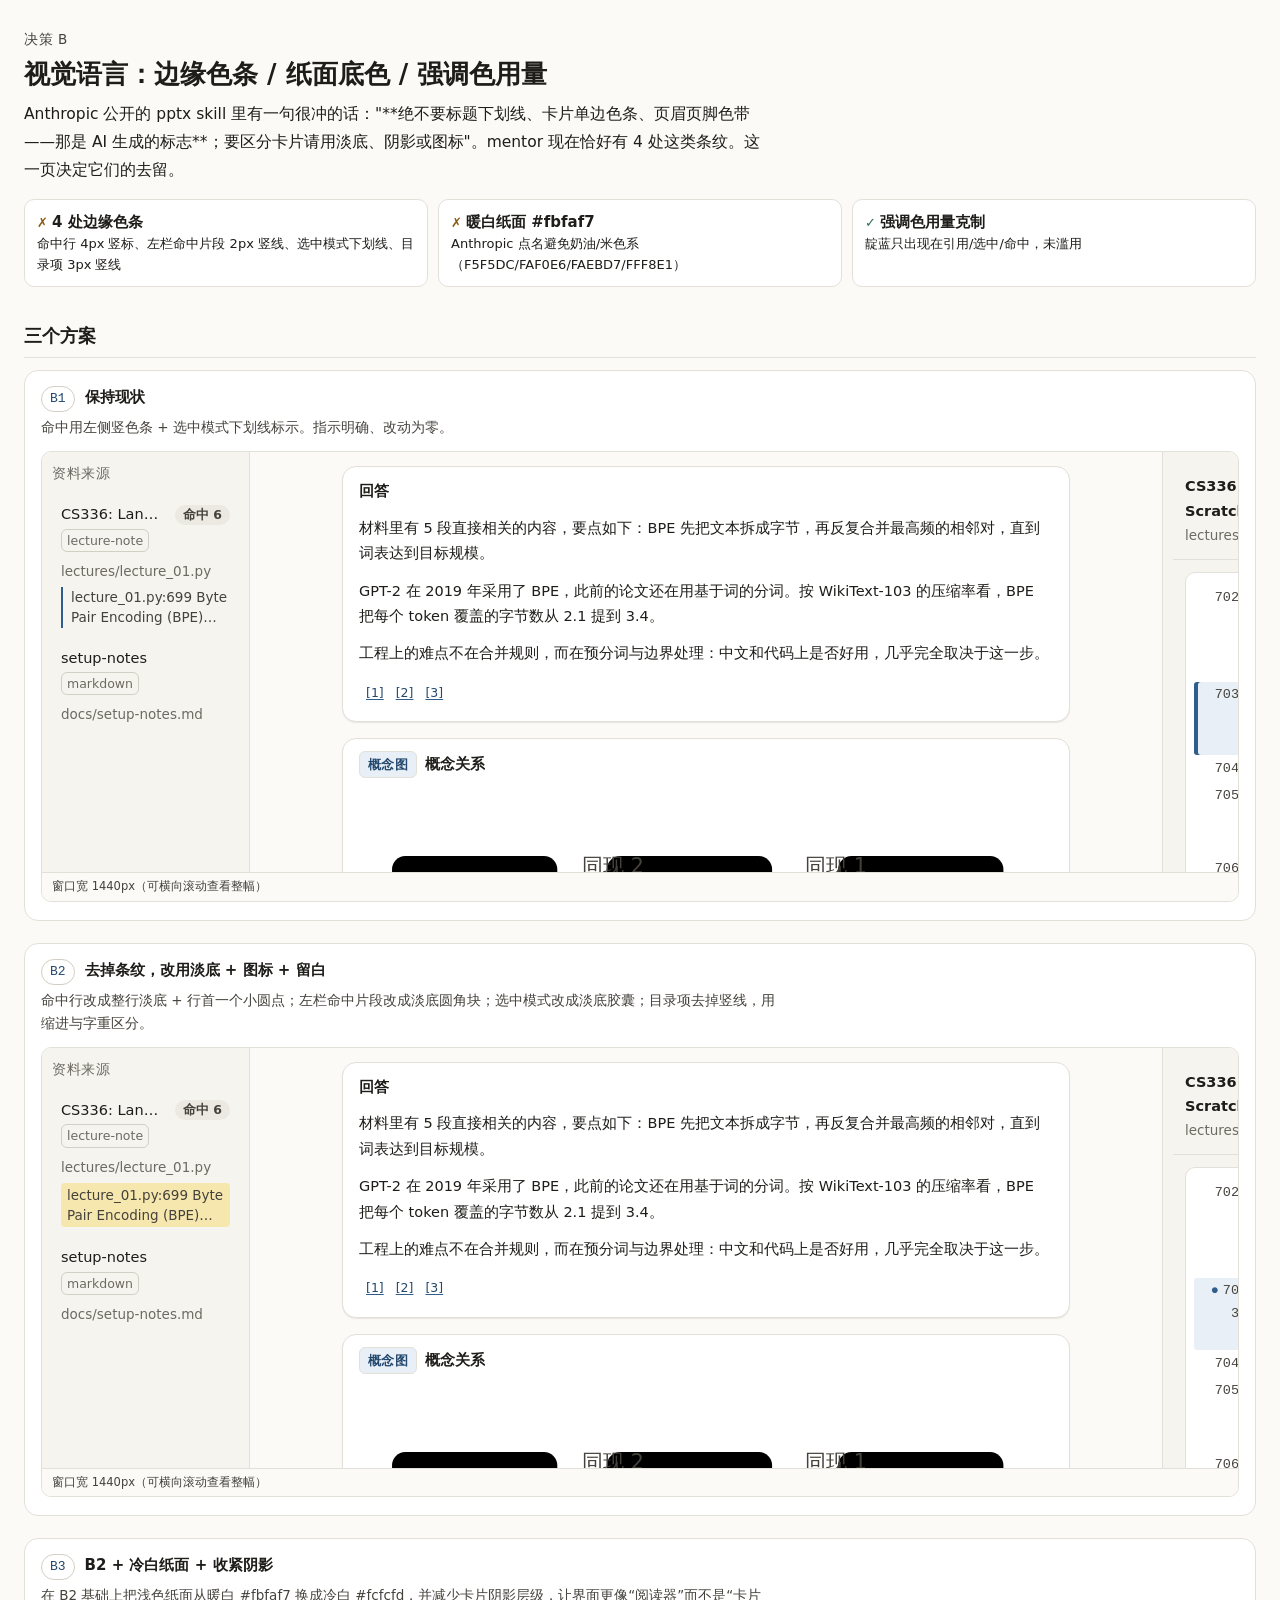
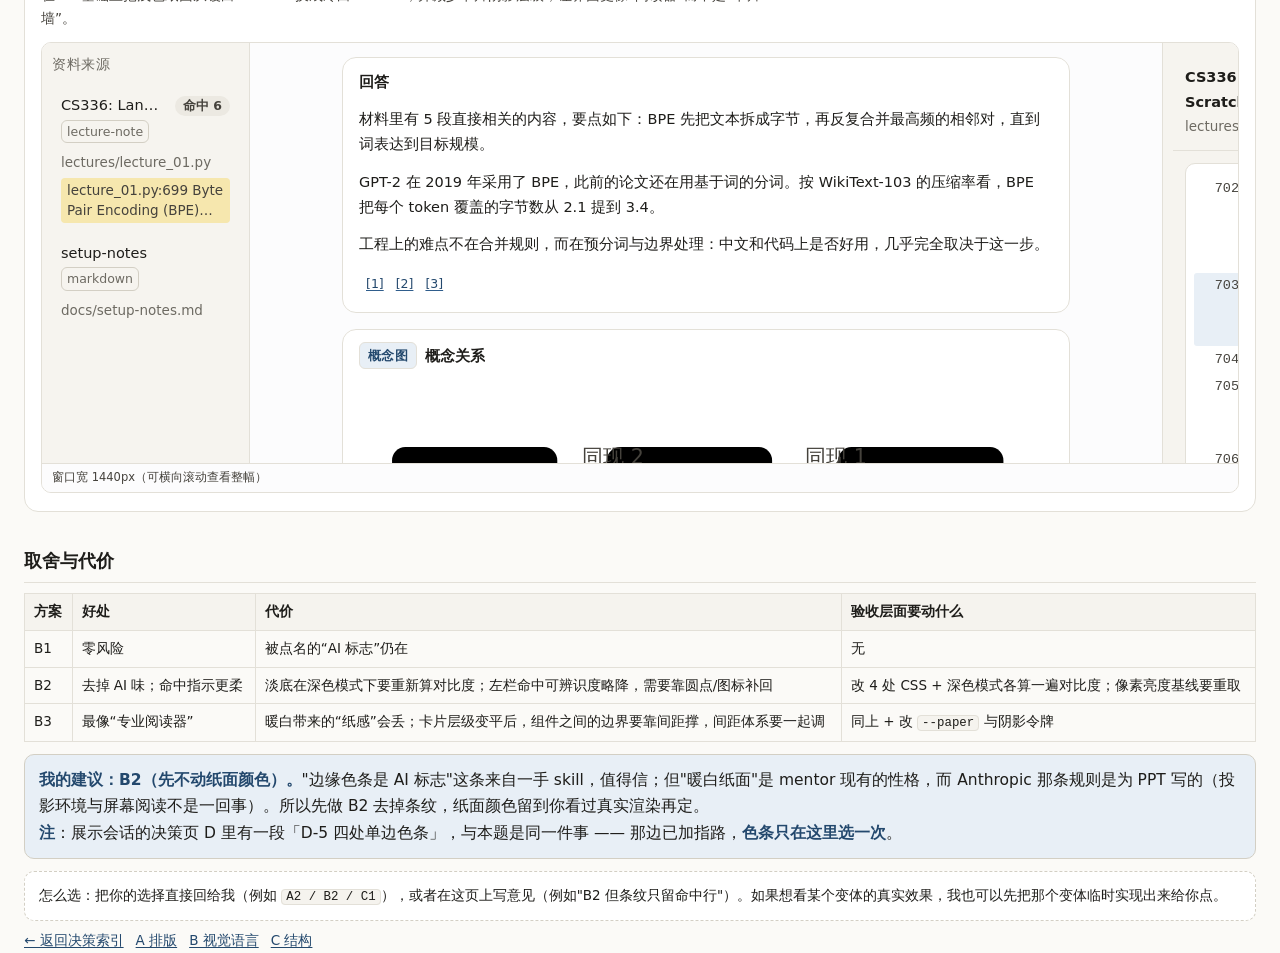
<file: docs/decisions/b-visual-language.html>
<!DOCTYPE html>
<html lang="zh-CN">
<head>
<meta charset="utf-8">
<meta name="viewport" content="width=device-width, initial-scale=1">
<meta name="color-scheme" content="light dark">
<title>决策 B · 视觉语言</title>
<link rel="stylesheet" href="../../ui/styles.css">
<style>
  /* 决策页自己的外壳：刻意不复用 .app 的网格，避免和 mentor 的响应式布局打架；
     但所有"被评估的观感"都用 mentor 真实的类与令牌渲染。 */
  body { margin: 0; padding: 28px 24px 64px; background: var(--paper); color: var(--ink); }
  .wrap { max-width: 1560px; margin: 0 auto; }
  .kicker { font-size: var(--fs-xs); color: var(--ink-2); letter-spacing: .04em; text-transform: uppercase; }
  h1 { font-size: 26px; line-height: 1.3; margin: 6px 0 10px; }
  h2 { font-size: 18px; margin: 34px 0 10px; padding-bottom: 6px; border-bottom: 1px solid var(--line); }
  h3 { font-size: 15px; margin: 22px 0 8px; }
  p, li { font-size: 14.5px; line-height: 1.75; color: var(--ink); }
  .muted { color: var(--ink-2); }
  .lede { font-size: 15.5px; line-height: 1.8; max-width: 76ch; }
  .measured { display: flex; flex-wrap: wrap; gap: 10px; margin: 14px 0 6px; padding: 0; list-style: none; }
  .measured li { flex: 1 1 200px; background: var(--surface); border: 1px solid var(--line);
                 border-radius: var(--r-md); padding: 10px 12px; font-size: 13px; line-height: 1.6; }
  .measured b { font-size: 15px; }
  .ok::before { content: "✓ "; color: var(--ok, #4e9a6a); }
  .bad::before { content: "✗ "; color: var(--warn, #c2703b); }
  .variants { display: grid; grid-template-columns: minmax(0, 1fr); gap: 22px; margin-top: 12px; }
  .variant { background: var(--surface); border: 1px solid var(--line); border-radius: var(--r-lg);
             padding: 14px 16px 18px; min-width: 0; }
  .variant__head { display: flex; align-items: baseline; gap: 10px; flex-wrap: wrap; margin-bottom: 4px; }
  .variant__code { font-family: var(--font-mono); font-size: 13px; color: var(--accent-ink);
                   border: 1px solid var(--line-strong); border-radius: var(--r-pill); padding: 1px 8px; }
  .variant__name { font-size: 15px; font-weight: 650; }
  .variant__desc { font-size: 13.5px; line-height: 1.7; color: var(--ink-2); max-width: 86ch; }
  .stage { margin-top: 12px; border: 1px solid var(--line); border-radius: var(--r-md);
           overflow-x: auto; overflow-y: hidden; background: var(--paper); }
  .stage::after { content: "窗口宽 1440px（可横向滚动查看整幅）"; display: block; padding: 4px 10px;
                  font-size: 11.5px; color: var(--ink-2); border-top: 1px solid var(--line); }
  .narrow-hint::after { content: "窗口宽 420px（窄屏真实尺寸）"; }
  /* 决策页里的"窗口"：定宽，靠 CSS 变量区分各变体 */
  .d-shell { display: grid; grid-template-columns: 208px minmax(0, 1fr) 320px; height: 420px; }
  .d-shell.two-col { grid-template-columns: 208px minmax(0, 1fr); }
  .d-shell.no-right { grid-template-columns: 208px minmax(0, 1fr); }
  .d-shell--narrow { grid-template-columns: minmax(0, 1fr); height: 520px; }
  .d-narrow { display: flex; flex-direction: column; min-width: 0; }
  .d-topbar { display: flex; align-items: center; justify-content: space-between; gap: 8px;
              padding: 8px 10px; border-bottom: 1px solid var(--line); background: var(--rail); }
  .d-tabs { display: flex; gap: 10px; }
  .d-tab { font-size: 13px; color: var(--ink-2); padding-bottom: 2px; }
  .d-tab.is-on { color: var(--accent-ink); font-weight: 600; box-shadow: inset 0 -2px 0 0 var(--accent); }
  .d-rail { border-right: 1px solid var(--line); background: var(--rail); padding: 10px; overflow: hidden; }
  .d-main { overflow: hidden; }
  .d-right { border-left: 1px solid var(--line); background: var(--rail); padding: 10px; overflow: hidden; }
  .d-canvas { height: 100%; overflow: hidden; }
  .d-canvas .canvas__inner { max-width: var(--maxw-read); margin: 0 auto; padding: 14px 16px; }
  .d-composer { border-top: 1px solid var(--line); background: var(--rail); padding: 8px 12px; }
  .d-row { display: flex; gap: 6px; flex-wrap: wrap; }
  table { border-collapse: collapse; width: 100%; margin: 10px 0 4px; font-size: 13.5px; }
  th, td { border: 1px solid var(--line); padding: 7px 9px; text-align: left; vertical-align: top;
           line-height: 1.6; }
  th { background: var(--surface-2); font-weight: 650; }
  .verdict { background: var(--accent-soft); border: 1px solid var(--line-strong);
             border-radius: var(--r-md); padding: 12px 14px; margin: 12px 0; }
  .verdict b { color: var(--accent-ink); }
  .how { background: var(--surface); border: 1px dashed var(--line-strong); border-radius: var(--r-md);
         padding: 12px 14px; font-size: 13.5px; line-height: 1.7; }
  code { font-family: var(--font-mono); font-size: .92em; background: var(--surface-2);
         border: 1px solid var(--line); border-radius: 4px; padding: 0 4px; }
  .nav { display: flex; gap: 12px; flex-wrap: wrap; margin-top: 8px; font-size: 13.5px; }
  .nav a { color: var(--accent-ink); }
  .legend { font-size: 12.5px; color: var(--ink-2); margin-top: 6px; }
  @media (max-width: 900px) {
    .d-shell, .d-shell.two-col, .d-shell.no-right, .d-shell--narrow { grid-template-columns: minmax(0, 1fr); }
    .d-shell:not(.d-shell--narrow) { height: auto; }
    .d-rail, .d-right { display: none; }
  }
</style>
</head>
<body>
<div class="wrap">
<p class="kicker">决策 B</p><h1>视觉语言：边缘色条 / 纸面底色 / 强调色用量</h1><p class="lede">Anthropic 公开的 pptx skill 里有一句很冲的话："**绝不要标题下划线、卡片单边色条、页眉页脚色带——那是 AI 生成的标志**；要区分卡片请用淡底、阴影或图标"。mentor 现在恰好有 4 处这类条纹。这一页决定它们的去留。</p><ul class="measured"><li class="bad"><b>4 处边缘色条</b><br>命中行 4px 竖标、左栏命中片段 2px 竖线、选中模式下划线、目录项 3px 竖线</li><li class="bad"><b>暖白纸面 #fbfaf7</b><br>Anthropic 点名避免奶油/米色系（F5F5DC/FAF0E6/FAEBD7/FFF8E1）</li><li class="ok"><b>强调色用量克制</b><br>靛蓝只出现在引用/选中/命中，未滥用</li></ul><h2>三个方案</h2><div class="variants"><div class="variant v-B1"><div class="variant__head"><span class="variant__code">B1</span><span class="variant__name">保持现状</span></div><p class="variant__desc">命中用左侧竖色条 + 选中模式下划线标示。指示明确、改动为零。</p><div class="stage"><div class="d-shell v-current" style="width:1440px"><div class="d-rail"><div class="rail__section"><span class="section-label">资料来源</span><button type="button" class="src-item"><span class="src-item__row"><span class="src-item__name">CS336: Language Models…</span><span class="hit-flag">命中 6</span></span><span class="src-item__meta"><span class="kind-tag">lecture-note</span><span>lectures/lecture_01.py</span></span><span class="src-item__hit">lecture_01.py:699 Byte Pair Encoding (BPE)…</span></button><button type="button" class="src-item"><span class="src-item__row"><span class="src-item__name">setup-notes</span></span><span class="src-item__meta"><span class="kind-tag">markdown</span><span>docs/setup-notes.md</span></span></button></div></div><div class="d-main"><div class="d-canvas"><div class="canvas__inner"><article class="widget"><div class="widget__head"><span class="widget__title">回答</span></div><div class="widget__body md"><p>材料里有 5 段直接相关的内容，要点如下：BPE 先把文本拆成字节，再反复合并最高频的相邻对，直到词表达到目标规模。</p><p>GPT-2 在 2019 年采用了 BPE，此前的论文还在用基于词的分词。按 WikiText-103 的压缩率看，BPE 把每个 token 覆盖的字节数从 2.1 提到 3.4。</p><p>工程上的难点不在合并规则，而在预分词与边界处理：中文和代码上是否好用，几乎完全取决于这一步。</p><div class="md-cites"><button type="button" class="cite-chip" data-cite-n="1">[1]</button><button type="button" class="cite-chip" data-cite-n="2">[2]</button><button type="button" class="cite-chip" data-cite-n="3">[3]</button></div></div></article><article class="widget"><div class="widget__head"><span class="widget__badge">概念图</span><span class="widget__title">概念关系</span></div><div class="widget__body"><svg class="cmap" viewBox="0 0 420 120" width="100%" height="104"><line class="cmap__edge" x1="70" y1="60" x2="200" y2="60"></line><line class="cmap__edge" x1="200" y1="60" x2="340" y2="60"></line><rect class="cmap__node" x="20" y="40" width="100" height="40" rx="8"></rect><text class="cmap__node-label" x="70" y="64" text-anchor="middle">bpe</text><rect class="cmap__node" x="150" y="40" width="100" height="40" rx="8"></rect><text class="cmap__node-label" x="200" y="64" text-anchor="middle">tokenizer</text><rect class="cmap__node" x="290" y="40" width="100" height="40" rx="8"></rect><text class="cmap__node-label" x="340" y="64" text-anchor="middle">vocab</text><text class="cmap__edge-label" x="135" y="50">同现 2</text><text class="cmap__edge-label" x="270" y="50">同现 1</text></svg></div></article></div></div><div class="d-composer"><div class="mode-chips"><button type="button" class="mode-chip" aria-pressed="false">提问</button><button type="button" class="mode-chip" aria-pressed="false">梳理</button><button type="button" class="mode-chip" aria-pressed="true">概念</button><button type="button" class="mode-chip" aria-pressed="false">复习</button><button type="button" class="mode-chip" aria-pressed="false">对比</button><button type="button" class="mode-chip" aria-pressed="false">音频</button></div><div class="composer__row"><textarea class="composer__input" rows="1" placeholder="问点什么"></textarea></div></div></div><div class="d-right"><div class="srcdoc__head"><div class="srcdoc__title">CS336: Language Models From Scratch</div><div class="srcdoc__path">lectures/lecture_01.py</div></div><div class="srcview"><div class="srcview__code"><div class="line"><span class="line__n">702</span><span class="line__text">702 text(&quot;(Previously, papers had been using word-based&quot;</span></div><div class="line is-hit"><span class="line__n">703</span><span class="line__text">703 text(&quot;BPE was then used by GPT-2. &quot;), link(gpt2_2019)</span></div><div class="line"><span class="line__n">704</span><span class="line__text">704</span></div><div class="line"><span class="line__n">705</span><span class="line__text">705 text(&quot;Basic idea: *train* the tokenizer on raw text&quot;)</span></div><div class="line"><span class="line__n">706</span><span class="line__text">706 text(&quot;Intuition: common sequences of bytes → one token&quot;)</span></div><div class="line"><span class="line__n">707</span><span class="line__text">707</span></div><div class="line"><span class="line__n">708</span><span class="line__text">708 text(&quot;Sketch: start with each byte as a token&quot;)</span></div></div></div></div></div></div></div><div class="variant v-B2"><style>.v-B2 .line.is-hit { box-shadow: none; background: var(--accent-soft); } .v-B2 .line.is-hit .line__n::before { content: '●'; color: var(--accent); margin-right: 4px; } .v-B2 .src-item__hit { border-left: 0; background: var(--mark); border-radius: 4px; padding: 2px 6px; } .v-B2 .mode-chip[aria-pressed="true"] { box-shadow: none; background: var(--accent-soft); }</style><div class="variant__head"><span class="variant__code">B2</span><span class="variant__name">去掉条纹，改用淡底 + 图标 + 留白</span></div><p class="variant__desc">命中行改成整行淡底 + 行首一个小圆点；左栏命中片段改成淡底圆角块；选中模式改成淡底胶囊；目录项去掉竖线，用缩进与字重区分。</p><div class="stage"><div class="d-shell v-nostripe" style="width:1440px"><div class="d-rail"><div class="rail__section"><span class="section-label">资料来源</span><button type="button" class="src-item"><span class="src-item__row"><span class="src-item__name">CS336: Language Models…</span><span class="hit-flag">命中 6</span></span><span class="src-item__meta"><span class="kind-tag">lecture-note</span><span>lectures/lecture_01.py</span></span><span class="src-item__hit">lecture_01.py:699 Byte Pair Encoding (BPE)…</span></button><button type="button" class="src-item"><span class="src-item__row"><span class="src-item__name">setup-notes</span></span><span class="src-item__meta"><span class="kind-tag">markdown</span><span>docs/setup-notes.md</span></span></button></div></div><div class="d-main"><div class="d-canvas"><div class="canvas__inner"><article class="widget"><div class="widget__head"><span class="widget__title">回答</span></div><div class="widget__body md"><p>材料里有 5 段直接相关的内容，要点如下：BPE 先把文本拆成字节，再反复合并最高频的相邻对，直到词表达到目标规模。</p><p>GPT-2 在 2019 年采用了 BPE，此前的论文还在用基于词的分词。按 WikiText-103 的压缩率看，BPE 把每个 token 覆盖的字节数从 2.1 提到 3.4。</p><p>工程上的难点不在合并规则，而在预分词与边界处理：中文和代码上是否好用，几乎完全取决于这一步。</p><div class="md-cites"><button type="button" class="cite-chip" data-cite-n="1">[1]</button><button type="button" class="cite-chip" data-cite-n="2">[2]</button><button type="button" class="cite-chip" data-cite-n="3">[3]</button></div></div></article><article class="widget"><div class="widget__head"><span class="widget__badge">概念图</span><span class="widget__title">概念关系</span></div><div class="widget__body"><svg class="cmap" viewBox="0 0 420 120" width="100%" height="104"><line class="cmap__edge" x1="70" y1="60" x2="200" y2="60"></line><line class="cmap__edge" x1="200" y1="60" x2="340" y2="60"></line><rect class="cmap__node" x="20" y="40" width="100" height="40" rx="8"></rect><text class="cmap__node-label" x="70" y="64" text-anchor="middle">bpe</text><rect class="cmap__node" x="150" y="40" width="100" height="40" rx="8"></rect><text class="cmap__node-label" x="200" y="64" text-anchor="middle">tokenizer</text><rect class="cmap__node" x="290" y="40" width="100" height="40" rx="8"></rect><text class="cmap__node-label" x="340" y="64" text-anchor="middle">vocab</text><text class="cmap__edge-label" x="135" y="50">同现 2</text><text class="cmap__edge-label" x="270" y="50">同现 1</text></svg></div></article></div></div><div class="d-composer"><div class="mode-chips"><button type="button" class="mode-chip" aria-pressed="false">提问</button><button type="button" class="mode-chip" aria-pressed="false">梳理</button><button type="button" class="mode-chip" aria-pressed="true">概念</button><button type="button" class="mode-chip" aria-pressed="false">复习</button><button type="button" class="mode-chip" aria-pressed="false">对比</button><button type="button" class="mode-chip" aria-pressed="false">音频</button></div><div class="composer__row"><textarea class="composer__input" rows="1" placeholder="问点什么"></textarea></div></div></div><div class="d-right"><div class="srcdoc__head"><div class="srcdoc__title">CS336: Language Models From Scratch</div><div class="srcdoc__path">lectures/lecture_01.py</div></div><div class="srcview"><div class="srcview__code"><div class="line"><span class="line__n">702</span><span class="line__text">702 text(&quot;(Previously, papers had been using word-based&quot;</span></div><div class="line is-hit"><span class="line__n">703</span><span class="line__text">703 text(&quot;BPE was then used by GPT-2. &quot;), link(gpt2_2019)</span></div><div class="line"><span class="line__n">704</span><span class="line__text">704</span></div><div class="line"><span class="line__n">705</span><span class="line__text">705 text(&quot;Basic idea: *train* the tokenizer on raw text&quot;)</span></div><div class="line"><span class="line__n">706</span><span class="line__text">706 text(&quot;Intuition: common sequences of bytes → one token&quot;)</span></div><div class="line"><span class="line__n">707</span><span class="line__text">707</span></div><div class="line"><span class="line__n">708</span><span class="line__text">708 text(&quot;Sketch: start with each byte as a token&quot;)</span></div></div></div></div></div></div></div><div class="variant v-B3"><style>.v-B3 .line.is-hit { box-shadow: none; background: var(--accent-soft); } .v-B3 .src-item__hit { border-left: 0; background: var(--mark); border-radius: 4px; padding: 2px 6px; } .v-B3 .mode-chip[aria-pressed="true"] { box-shadow: none; background: var(--accent-soft); } .v-B3 { --paper: #fcfcfd; } .v-B3 .stage { background: #fcfcfd; } .v-B3 .widget { box-shadow: none; }</style><div class="variant__head"><span class="variant__code">B3</span><span class="variant__name">B2 + 冷白纸面 + 收紧阴影</span></div><p class="variant__desc">在 B2 基础上把浅色纸面从暖白 #fbfaf7 换成冷白 #fcfcfd，并减少卡片阴影层级，让界面更像“阅读器”而不是“卡片墙”。</p><div class="stage"><div class="d-shell v-cool" style="width:1440px"><div class="d-rail"><div class="rail__section"><span class="section-label">资料来源</span><button type="button" class="src-item"><span class="src-item__row"><span class="src-item__name">CS336: Language Models…</span><span class="hit-flag">命中 6</span></span><span class="src-item__meta"><span class="kind-tag">lecture-note</span><span>lectures/lecture_01.py</span></span><span class="src-item__hit">lecture_01.py:699 Byte Pair Encoding (BPE)…</span></button><button type="button" class="src-item"><span class="src-item__row"><span class="src-item__name">setup-notes</span></span><span class="src-item__meta"><span class="kind-tag">markdown</span><span>docs/setup-notes.md</span></span></button></div></div><div class="d-main"><div class="d-canvas"><div class="canvas__inner"><article class="widget"><div class="widget__head"><span class="widget__title">回答</span></div><div class="widget__body md"><p>材料里有 5 段直接相关的内容，要点如下：BPE 先把文本拆成字节，再反复合并最高频的相邻对，直到词表达到目标规模。</p><p>GPT-2 在 2019 年采用了 BPE，此前的论文还在用基于词的分词。按 WikiText-103 的压缩率看，BPE 把每个 token 覆盖的字节数从 2.1 提到 3.4。</p><p>工程上的难点不在合并规则，而在预分词与边界处理：中文和代码上是否好用，几乎完全取决于这一步。</p><div class="md-cites"><button type="button" class="cite-chip" data-cite-n="1">[1]</button><button type="button" class="cite-chip" data-cite-n="2">[2]</button><button type="button" class="cite-chip" data-cite-n="3">[3]</button></div></div></article><article class="widget"><div class="widget__head"><span class="widget__badge">概念图</span><span class="widget__title">概念关系</span></div><div class="widget__body"><svg class="cmap" viewBox="0 0 420 120" width="100%" height="104"><line class="cmap__edge" x1="70" y1="60" x2="200" y2="60"></line><line class="cmap__edge" x1="200" y1="60" x2="340" y2="60"></line><rect class="cmap__node" x="20" y="40" width="100" height="40" rx="8"></rect><text class="cmap__node-label" x="70" y="64" text-anchor="middle">bpe</text><rect class="cmap__node" x="150" y="40" width="100" height="40" rx="8"></rect><text class="cmap__node-label" x="200" y="64" text-anchor="middle">tokenizer</text><rect class="cmap__node" x="290" y="40" width="100" height="40" rx="8"></rect><text class="cmap__node-label" x="340" y="64" text-anchor="middle">vocab</text><text class="cmap__edge-label" x="135" y="50">同现 2</text><text class="cmap__edge-label" x="270" y="50">同现 1</text></svg></div></article></div></div><div class="d-composer"><div class="mode-chips"><button type="button" class="mode-chip" aria-pressed="false">提问</button><button type="button" class="mode-chip" aria-pressed="false">梳理</button><button type="button" class="mode-chip" aria-pressed="true">概念</button><button type="button" class="mode-chip" aria-pressed="false">复习</button><button type="button" class="mode-chip" aria-pressed="false">对比</button><button type="button" class="mode-chip" aria-pressed="false">音频</button></div><div class="composer__row"><textarea class="composer__input" rows="1" placeholder="问点什么"></textarea></div></div></div><div class="d-right"><div class="srcdoc__head"><div class="srcdoc__title">CS336: Language Models From Scratch</div><div class="srcdoc__path">lectures/lecture_01.py</div></div><div class="srcview"><div class="srcview__code"><div class="line"><span class="line__n">702</span><span class="line__text">702 text(&quot;(Previously, papers had been using word-based&quot;</span></div><div class="line is-hit"><span class="line__n">703</span><span class="line__text">703 text(&quot;BPE was then used by GPT-2. &quot;), link(gpt2_2019)</span></div><div class="line"><span class="line__n">704</span><span class="line__text">704</span></div><div class="line"><span class="line__n">705</span><span class="line__text">705 text(&quot;Basic idea: *train* the tokenizer on raw text&quot;)</span></div><div class="line"><span class="line__n">706</span><span class="line__text">706 text(&quot;Intuition: common sequences of bytes → one token&quot;)</span></div><div class="line"><span class="line__n">707</span><span class="line__text">707</span></div><div class="line"><span class="line__n">708</span><span class="line__text">708 text(&quot;Sketch: start with each byte as a token&quot;)</span></div></div></div></div></div></div></div></div><h2>取舍与代价</h2><table><thead><tr><th>方案</th><th>好处</th><th>代价</th><th>验收层面要动什么</th></tr></thead><tbody><tr><td>B1</td><td>零风险</td><td>被点名的“AI 标志”仍在</td><td>无</td></tr><tr><td>B2</td><td>去掉 AI 味；命中指示更柔</td><td>淡底在深色模式下要重新算对比度；左栏命中可辨识度略降，需要靠圆点/图标补回</td><td>改 4 处 CSS + 深色模式各算一遍对比度；像素亮度基线要重取</td></tr><tr><td>B3</td><td>最像“专业阅读器”</td><td>暖白带来的“纸感”会丢；卡片层级变平后，组件之间的边界要靠间距撑，间距体系要一起调</td><td>同上 + 改 <code>--paper</code> 与阴影令牌</td></tr></tbody></table><div class="verdict"><b>我的建议：B2（先不动纸面颜色）。</b>"边缘色条是 AI 标志"这条来自一手 skill，值得信；但"暖白纸面"是 mentor 现有的性格，而 Anthropic 那条规则是为 PPT 写的（投影环境与屏幕阅读不是一回事）。所以先做 B2 去掉条纹，纸面颜色留到你看过真实渲染再定。<br><b>注</b>：展示会话的决策页 D 里有一段「D-5 四处单边色条」，与本题是同一件事 —— 那边已加指路，<b>色条只在这里选一次</b>。</div><div class="how">怎么选：把你的选择直接回给我（例如 <code>A2 / B2 / C1</code>），或者在这页上写意见（例如"B2 但条纹只留命中行"）。如果想看某个变体的真实效果，我也可以先把那个变体临时实现出来给你点。</div><p class="nav"><a href="index.html">← 返回决策索引</a><a href="a-typography.html">A 排版</a><a href="b-visual-language.html">B 视觉语言</a><a href="c-structure.html">C 结构</a></p>
</div>
<script>
  // 验收脚本会读这个：决策页自己也不许有未捕获错误
  window.__ERRORS__ = [];
  window.addEventListener("error", (e) => window.__ERRORS__.push(String(e.message || e)));
  window.addEventListener("unhandledrejection", (e) => window.__ERRORS__.push("rejection: " + String(e.reason)));
</script>
</body>
</html>
</file>
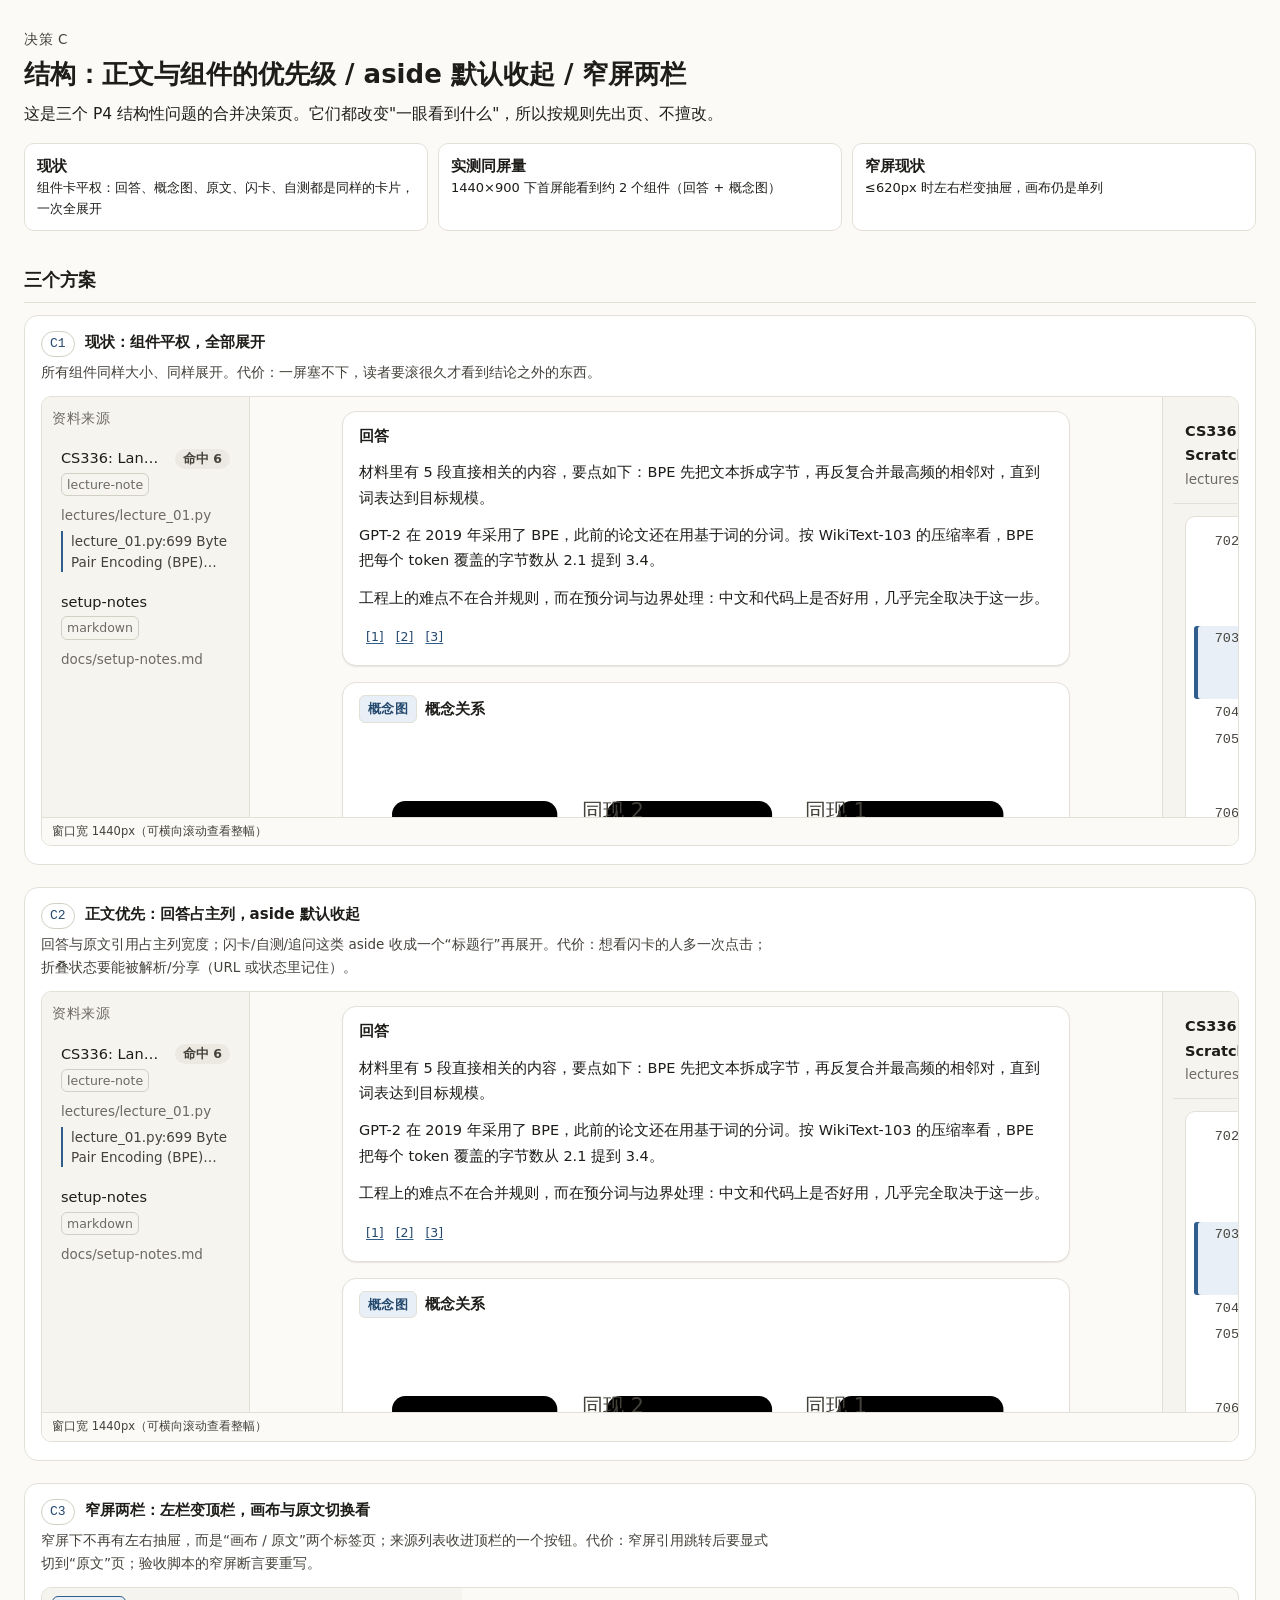
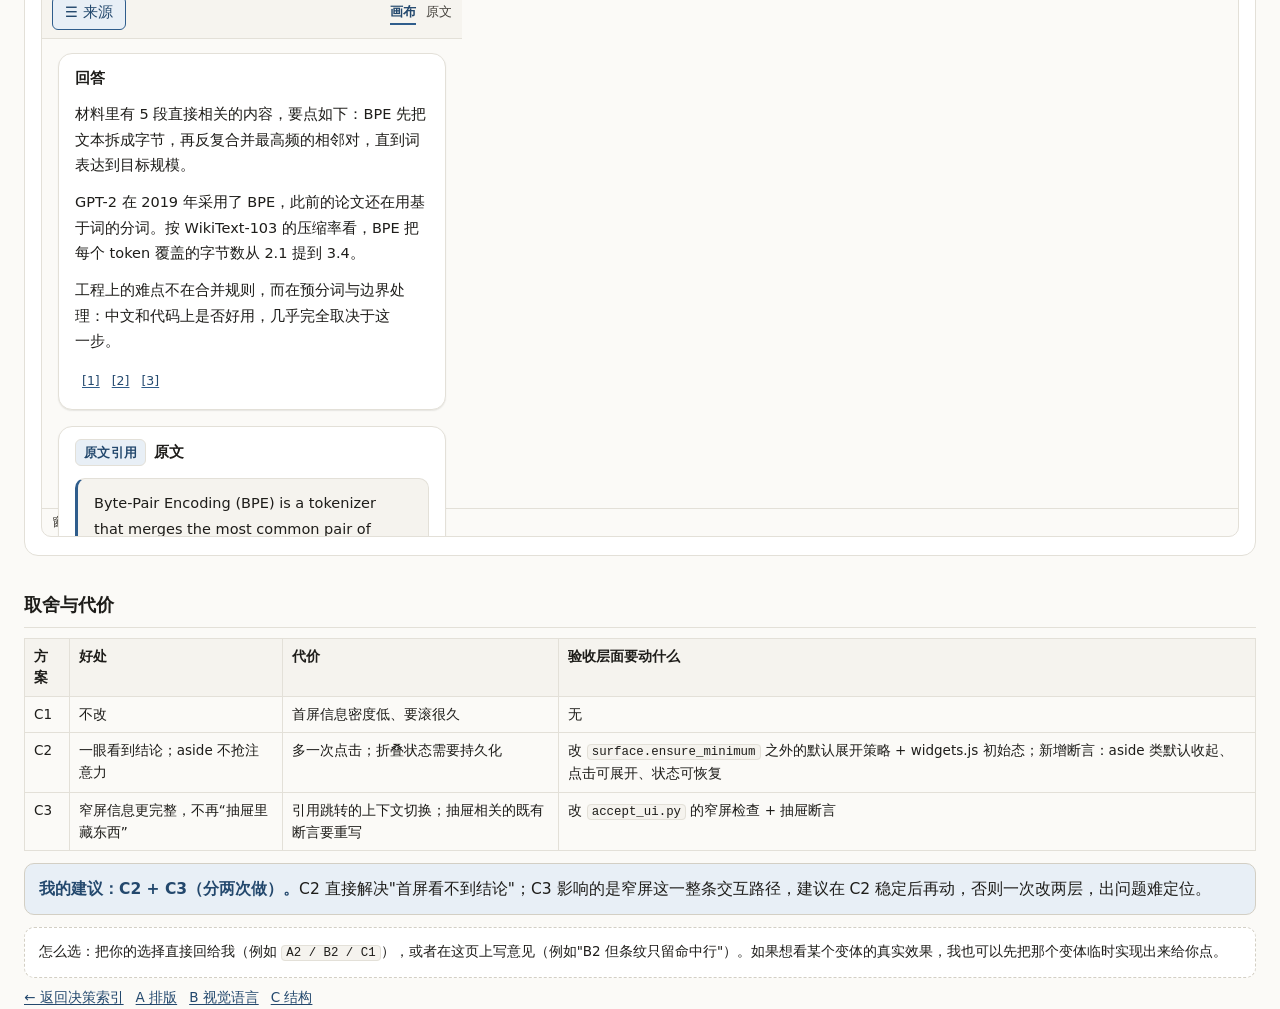
<file: docs/decisions/c-structure.html>
<!DOCTYPE html>
<html lang="zh-CN">
<head>
<meta charset="utf-8">
<meta name="viewport" content="width=device-width, initial-scale=1">
<meta name="color-scheme" content="light dark">
<title>决策 C · 结构</title>
<link rel="stylesheet" href="../../ui/styles.css">
<style>
  /* 决策页自己的外壳：刻意不复用 .app 的网格，避免和 mentor 的响应式布局打架；
     但所有"被评估的观感"都用 mentor 真实的类与令牌渲染。 */
  body { margin: 0; padding: 28px 24px 64px; background: var(--paper); color: var(--ink); }
  .wrap { max-width: 1560px; margin: 0 auto; }
  .kicker { font-size: var(--fs-xs); color: var(--ink-2); letter-spacing: .04em; text-transform: uppercase; }
  h1 { font-size: 26px; line-height: 1.3; margin: 6px 0 10px; }
  h2 { font-size: 18px; margin: 34px 0 10px; padding-bottom: 6px; border-bottom: 1px solid var(--line); }
  h3 { font-size: 15px; margin: 22px 0 8px; }
  p, li { font-size: 14.5px; line-height: 1.75; color: var(--ink); }
  .muted { color: var(--ink-2); }
  .lede { font-size: 15.5px; line-height: 1.8; max-width: 76ch; }
  .measured { display: flex; flex-wrap: wrap; gap: 10px; margin: 14px 0 6px; padding: 0; list-style: none; }
  .measured li { flex: 1 1 200px; background: var(--surface); border: 1px solid var(--line);
                 border-radius: var(--r-md); padding: 10px 12px; font-size: 13px; line-height: 1.6; }
  .measured b { font-size: 15px; }
  .ok::before { content: "✓ "; color: var(--ok, #4e9a6a); }
  .bad::before { content: "✗ "; color: var(--warn, #c2703b); }
  .variants { display: grid; grid-template-columns: minmax(0, 1fr); gap: 22px; margin-top: 12px; }
  .variant { background: var(--surface); border: 1px solid var(--line); border-radius: var(--r-lg);
             padding: 14px 16px 18px; min-width: 0; }
  .variant__head { display: flex; align-items: baseline; gap: 10px; flex-wrap: wrap; margin-bottom: 4px; }
  .variant__code { font-family: var(--font-mono); font-size: 13px; color: var(--accent-ink);
                   border: 1px solid var(--line-strong); border-radius: var(--r-pill); padding: 1px 8px; }
  .variant__name { font-size: 15px; font-weight: 650; }
  .variant__desc { font-size: 13.5px; line-height: 1.7; color: var(--ink-2); max-width: 86ch; }
  .stage { margin-top: 12px; border: 1px solid var(--line); border-radius: var(--r-md);
           overflow-x: auto; overflow-y: hidden; background: var(--paper); }
  .stage::after { content: "窗口宽 1440px（可横向滚动查看整幅）"; display: block; padding: 4px 10px;
                  font-size: 11.5px; color: var(--ink-2); border-top: 1px solid var(--line); }
  .narrow-hint::after { content: "窗口宽 420px（窄屏真实尺寸）"; }
  /* 决策页里的"窗口"：定宽，靠 CSS 变量区分各变体 */
  .d-shell { display: grid; grid-template-columns: 208px minmax(0, 1fr) 320px; height: 420px; }
  .d-shell.two-col { grid-template-columns: 208px minmax(0, 1fr); }
  .d-shell.no-right { grid-template-columns: 208px minmax(0, 1fr); }
  .d-shell--narrow { grid-template-columns: minmax(0, 1fr); height: 520px; }
  .d-narrow { display: flex; flex-direction: column; min-width: 0; }
  .d-topbar { display: flex; align-items: center; justify-content: space-between; gap: 8px;
              padding: 8px 10px; border-bottom: 1px solid var(--line); background: var(--rail); }
  .d-tabs { display: flex; gap: 10px; }
  .d-tab { font-size: 13px; color: var(--ink-2); padding-bottom: 2px; }
  .d-tab.is-on { color: var(--accent-ink); font-weight: 600; box-shadow: inset 0 -2px 0 0 var(--accent); }
  .d-rail { border-right: 1px solid var(--line); background: var(--rail); padding: 10px; overflow: hidden; }
  .d-main { overflow: hidden; }
  .d-right { border-left: 1px solid var(--line); background: var(--rail); padding: 10px; overflow: hidden; }
  .d-canvas { height: 100%; overflow: hidden; }
  .d-canvas .canvas__inner { max-width: var(--maxw-read); margin: 0 auto; padding: 14px 16px; }
  .d-composer { border-top: 1px solid var(--line); background: var(--rail); padding: 8px 12px; }
  .d-row { display: flex; gap: 6px; flex-wrap: wrap; }
  table { border-collapse: collapse; width: 100%; margin: 10px 0 4px; font-size: 13.5px; }
  th, td { border: 1px solid var(--line); padding: 7px 9px; text-align: left; vertical-align: top;
           line-height: 1.6; }
  th { background: var(--surface-2); font-weight: 650; }
  .verdict { background: var(--accent-soft); border: 1px solid var(--line-strong);
             border-radius: var(--r-md); padding: 12px 14px; margin: 12px 0; }
  .verdict b { color: var(--accent-ink); }
  .how { background: var(--surface); border: 1px dashed var(--line-strong); border-radius: var(--r-md);
         padding: 12px 14px; font-size: 13.5px; line-height: 1.7; }
  code { font-family: var(--font-mono); font-size: .92em; background: var(--surface-2);
         border: 1px solid var(--line); border-radius: 4px; padding: 0 4px; }
  .nav { display: flex; gap: 12px; flex-wrap: wrap; margin-top: 8px; font-size: 13.5px; }
  .nav a { color: var(--accent-ink); }
  .legend { font-size: 12.5px; color: var(--ink-2); margin-top: 6px; }
  @media (max-width: 900px) {
    .d-shell, .d-shell.two-col, .d-shell.no-right, .d-shell--narrow { grid-template-columns: minmax(0, 1fr); }
    .d-shell:not(.d-shell--narrow) { height: auto; }
    .d-rail, .d-right { display: none; }
  }
</style>
</head>
<body>
<div class="wrap">
<p class="kicker">决策 C</p><h1>结构：正文与组件的优先级 / aside 默认收起 / 窄屏两栏</h1><p class="lede">这是三个 P4 结构性问题的合并决策页。它们都改变"一眼看到什么"，所以按规则先出页、不擅改。</p><ul class="measured"><li><b>现状</b><br>组件卡平权：回答、概念图、原文、闪卡、自测都是同样的卡片，一次全展开</li><li><b>实测同屏量</b><br>1440×900 下首屏能看到约 2 个组件（回答 + 概念图）</li><li><b>窄屏现状</b><br>≤620px 时左右栏变抽屉，画布仍是单列</li></ul><h2>三个方案</h2><div class="variants"><div class="variant v-C1"><div class="variant__head"><span class="variant__code">C1</span><span class="variant__name">现状：组件平权，全部展开</span></div><p class="variant__desc">所有组件同样大小、同样展开。代价：一屏塞不下，读者要滚很久才看到结论之外的东西。</p><div class="stage"><div class="d-shell v-current" style="width:1440px"><div class="d-rail"><div class="rail__section"><span class="section-label">资料来源</span><button type="button" class="src-item"><span class="src-item__row"><span class="src-item__name">CS336: Language Models…</span><span class="hit-flag">命中 6</span></span><span class="src-item__meta"><span class="kind-tag">lecture-note</span><span>lectures/lecture_01.py</span></span><span class="src-item__hit">lecture_01.py:699 Byte Pair Encoding (BPE)…</span></button><button type="button" class="src-item"><span class="src-item__row"><span class="src-item__name">setup-notes</span></span><span class="src-item__meta"><span class="kind-tag">markdown</span><span>docs/setup-notes.md</span></span></button></div></div><div class="d-main"><div class="d-canvas"><div class="canvas__inner"><article class="widget"><div class="widget__head"><span class="widget__title">回答</span></div><div class="widget__body md"><p>材料里有 5 段直接相关的内容，要点如下：BPE 先把文本拆成字节，再反复合并最高频的相邻对，直到词表达到目标规模。</p><p>GPT-2 在 2019 年采用了 BPE，此前的论文还在用基于词的分词。按 WikiText-103 的压缩率看，BPE 把每个 token 覆盖的字节数从 2.1 提到 3.4。</p><p>工程上的难点不在合并规则，而在预分词与边界处理：中文和代码上是否好用，几乎完全取决于这一步。</p><div class="md-cites"><button type="button" class="cite-chip" data-cite-n="1">[1]</button><button type="button" class="cite-chip" data-cite-n="2">[2]</button><button type="button" class="cite-chip" data-cite-n="3">[3]</button></div></div></article><article class="widget"><div class="widget__head"><span class="widget__badge">概念图</span><span class="widget__title">概念关系</span></div><div class="widget__body"><svg class="cmap" viewBox="0 0 420 120" width="100%" height="104"><line class="cmap__edge" x1="70" y1="60" x2="200" y2="60"></line><line class="cmap__edge" x1="200" y1="60" x2="340" y2="60"></line><rect class="cmap__node" x="20" y="40" width="100" height="40" rx="8"></rect><text class="cmap__node-label" x="70" y="64" text-anchor="middle">bpe</text><rect class="cmap__node" x="150" y="40" width="100" height="40" rx="8"></rect><text class="cmap__node-label" x="200" y="64" text-anchor="middle">tokenizer</text><rect class="cmap__node" x="290" y="40" width="100" height="40" rx="8"></rect><text class="cmap__node-label" x="340" y="64" text-anchor="middle">vocab</text><text class="cmap__edge-label" x="135" y="50">同现 2</text><text class="cmap__edge-label" x="270" y="50">同现 1</text></svg></div></article><article class="widget"><div class="widget__head"><span class="widget__badge">原文引用</span><span class="widget__title">原文</span></div><div class="widget__body"><blockquote class="quote"><p>Byte-Pair Encoding (BPE) is a tokenizer that merges the most common pair of adjacent tokens.</p><cite>lecture_01.py:699</cite></blockquote></div></article><article class="widget widget--aside"><div class="widget__head"><span class="widget__badge">闪卡</span><span class="widget__title">闪卡 · 3 张</span><span class="widget__toggle">展开</span></div><div class="widget__body"><div class="cards"><div class="card">BPE 合并的是什么？<span class="card__back">最高频的相邻 token 对</span></div></div></div></article><article class="widget widget--aside"><div class="widget__head"><span class="widget__badge">自测</span><span class="widget__title">自测 · 2 题</span><span class="widget__toggle">展开</span></div><div class="widget__body"><div class="quiz"><p>1. BPE 的合并依据是？</p><label class="quiz__opt"><input type="radio" name="q"> 词频</label><label class="quiz__opt"><input type="radio" name="q"> 相邻对频率</label></div></div></article><article class="widget"><div class="widget__head"><span class="widget__badge">步骤</span><span class="widget__title">训练三步</span></div><div class="widget__body"><ol class="md"><li>统计相邻字节对频率</li><li>合并最高频的一对</li><li>重复直到达到词表规模</li></ol></div></article></div></div><div class="d-composer"><div class="mode-chips"><button type="button" class="mode-chip" aria-pressed="false">提问</button><button type="button" class="mode-chip" aria-pressed="false">梳理</button><button type="button" class="mode-chip" aria-pressed="true">概念</button><button type="button" class="mode-chip" aria-pressed="false">复习</button><button type="button" class="mode-chip" aria-pressed="false">对比</button><button type="button" class="mode-chip" aria-pressed="false">音频</button></div><div class="composer__row"><textarea class="composer__input" rows="1" placeholder="问点什么"></textarea></div></div></div><div class="d-right"><div class="srcdoc__head"><div class="srcdoc__title">CS336: Language Models From Scratch</div><div class="srcdoc__path">lectures/lecture_01.py</div></div><div class="srcview"><div class="srcview__code"><div class="line"><span class="line__n">702</span><span class="line__text">702 text(&quot;(Previously, papers had been using word-based&quot;</span></div><div class="line is-hit"><span class="line__n">703</span><span class="line__text">703 text(&quot;BPE was then used by GPT-2. &quot;), link(gpt2_2019)</span></div><div class="line"><span class="line__n">704</span><span class="line__text">704</span></div><div class="line"><span class="line__n">705</span><span class="line__text">705 text(&quot;Basic idea: *train* the tokenizer on raw text&quot;)</span></div><div class="line"><span class="line__n">706</span><span class="line__text">706 text(&quot;Intuition: common sequences of bytes → one token&quot;)</span></div><div class="line"><span class="line__n">707</span><span class="line__text">707</span></div><div class="line"><span class="line__n">708</span><span class="line__text">708 text(&quot;Sketch: start with each byte as a token&quot;)</span></div></div></div></div></div></div></div><div class="variant v-C2"><style>.v-C2 .widget--aside .widget__body { display: none; } .v-C2 .widget--aside { border-style: dashed; } .v-C2 .widget--aside .widget__title::after { content: ' · 已收起'; color: var(--ink-2); }</style><div class="variant__head"><span class="variant__code">C2</span><span class="variant__name">正文优先：回答占主列，aside 默认收起</span></div><p class="variant__desc">回答与原文引用占主列宽度；闪卡/自测/追问这类 aside 收成一个“标题行”再展开。代价：想看闪卡的人多一次点击；折叠状态要能被解析/分享（URL 或状态里记住）。</p><div class="stage"><div class="d-shell v-aside" style="width:1440px"><div class="d-rail"><div class="rail__section"><span class="section-label">资料来源</span><button type="button" class="src-item"><span class="src-item__row"><span class="src-item__name">CS336: Language Models…</span><span class="hit-flag">命中 6</span></span><span class="src-item__meta"><span class="kind-tag">lecture-note</span><span>lectures/lecture_01.py</span></span><span class="src-item__hit">lecture_01.py:699 Byte Pair Encoding (BPE)…</span></button><button type="button" class="src-item"><span class="src-item__row"><span class="src-item__name">setup-notes</span></span><span class="src-item__meta"><span class="kind-tag">markdown</span><span>docs/setup-notes.md</span></span></button></div></div><div class="d-main"><div class="d-canvas"><div class="canvas__inner"><article class="widget"><div class="widget__head"><span class="widget__title">回答</span></div><div class="widget__body md"><p>材料里有 5 段直接相关的内容，要点如下：BPE 先把文本拆成字节，再反复合并最高频的相邻对，直到词表达到目标规模。</p><p>GPT-2 在 2019 年采用了 BPE，此前的论文还在用基于词的分词。按 WikiText-103 的压缩率看，BPE 把每个 token 覆盖的字节数从 2.1 提到 3.4。</p><p>工程上的难点不在合并规则，而在预分词与边界处理：中文和代码上是否好用，几乎完全取决于这一步。</p><div class="md-cites"><button type="button" class="cite-chip" data-cite-n="1">[1]</button><button type="button" class="cite-chip" data-cite-n="2">[2]</button><button type="button" class="cite-chip" data-cite-n="3">[3]</button></div></div></article><article class="widget"><div class="widget__head"><span class="widget__badge">概念图</span><span class="widget__title">概念关系</span></div><div class="widget__body"><svg class="cmap" viewBox="0 0 420 120" width="100%" height="104"><line class="cmap__edge" x1="70" y1="60" x2="200" y2="60"></line><line class="cmap__edge" x1="200" y1="60" x2="340" y2="60"></line><rect class="cmap__node" x="20" y="40" width="100" height="40" rx="8"></rect><text class="cmap__node-label" x="70" y="64" text-anchor="middle">bpe</text><rect class="cmap__node" x="150" y="40" width="100" height="40" rx="8"></rect><text class="cmap__node-label" x="200" y="64" text-anchor="middle">tokenizer</text><rect class="cmap__node" x="290" y="40" width="100" height="40" rx="8"></rect><text class="cmap__node-label" x="340" y="64" text-anchor="middle">vocab</text><text class="cmap__edge-label" x="135" y="50">同现 2</text><text class="cmap__edge-label" x="270" y="50">同现 1</text></svg></div></article><article class="widget"><div class="widget__head"><span class="widget__badge">原文引用</span><span class="widget__title">原文</span></div><div class="widget__body"><blockquote class="quote"><p>Byte-Pair Encoding (BPE) is a tokenizer that merges the most common pair of adjacent tokens.</p><cite>lecture_01.py:699</cite></blockquote></div></article><article class="widget widget--aside"><div class="widget__head"><span class="widget__badge">闪卡</span><span class="widget__title">闪卡 · 3 张</span><span class="widget__toggle">展开</span></div><div class="widget__body"><div class="cards"><div class="card">BPE 合并的是什么？<span class="card__back">最高频的相邻 token 对</span></div></div></div></article><article class="widget widget--aside"><div class="widget__head"><span class="widget__badge">自测</span><span class="widget__title">自测 · 2 题</span><span class="widget__toggle">展开</span></div><div class="widget__body"><div class="quiz"><p>1. BPE 的合并依据是？</p><label class="quiz__opt"><input type="radio" name="q"> 词频</label><label class="quiz__opt"><input type="radio" name="q"> 相邻对频率</label></div></div></article><article class="widget"><div class="widget__head"><span class="widget__badge">步骤</span><span class="widget__title">训练三步</span></div><div class="widget__body"><ol class="md"><li>统计相邻字节对频率</li><li>合并最高频的一对</li><li>重复直到达到词表规模</li></ol></div></article></div></div><div class="d-composer"><div class="mode-chips"><button type="button" class="mode-chip" aria-pressed="false">提问</button><button type="button" class="mode-chip" aria-pressed="false">梳理</button><button type="button" class="mode-chip" aria-pressed="true">概念</button><button type="button" class="mode-chip" aria-pressed="false">复习</button><button type="button" class="mode-chip" aria-pressed="false">对比</button><button type="button" class="mode-chip" aria-pressed="false">音频</button></div><div class="composer__row"><textarea class="composer__input" rows="1" placeholder="问点什么"></textarea></div></div></div><div class="d-right"><div class="srcdoc__head"><div class="srcdoc__title">CS336: Language Models From Scratch</div><div class="srcdoc__path">lectures/lecture_01.py</div></div><div class="srcview"><div class="srcview__code"><div class="line"><span class="line__n">702</span><span class="line__text">702 text(&quot;(Previously, papers had been using word-based&quot;</span></div><div class="line is-hit"><span class="line__n">703</span><span class="line__text">703 text(&quot;BPE was then used by GPT-2. &quot;), link(gpt2_2019)</span></div><div class="line"><span class="line__n">704</span><span class="line__text">704</span></div><div class="line"><span class="line__n">705</span><span class="line__text">705 text(&quot;Basic idea: *train* the tokenizer on raw text&quot;)</span></div><div class="line"><span class="line__n">706</span><span class="line__text">706 text(&quot;Intuition: common sequences of bytes → one token&quot;)</span></div><div class="line"><span class="line__n">707</span><span class="line__text">707</span></div><div class="line"><span class="line__n">708</span><span class="line__text">708 text(&quot;Sketch: start with each byte as a token&quot;)</span></div></div></div></div></div></div></div><div class="variant v-C3"><div class="variant__head"><span class="variant__code">C3</span><span class="variant__name">窄屏两栏：左栏变顶栏，画布与原文切换看</span></div><p class="variant__desc">窄屏下不再有左右抽屉，而是“画布 / 原文”两个标签页；来源列表收进顶栏的一个按钮。代价：窄屏引用跳转后要显式切到“原文”页；验收脚本的窄屏断言要重写。</p><div class="stage narrow-hint"><div class="d-shell d-shell--narrow" style="width:420px"><div class="d-narrow"><div class="d-topbar"><button type="button" class="btn btn--quiet">☰ 来源</button><div class="d-tabs"><span class="d-tab is-on">画布</span><span class="d-tab">原文</span></div></div><div class="d-main"><div class="d-canvas"><div class="canvas__inner"><article class="widget"><div class="widget__head"><span class="widget__title">回答</span></div><div class="widget__body md"><p>材料里有 5 段直接相关的内容，要点如下：BPE 先把文本拆成字节，再反复合并最高频的相邻对，直到词表达到目标规模。</p><p>GPT-2 在 2019 年采用了 BPE，此前的论文还在用基于词的分词。按 WikiText-103 的压缩率看，BPE 把每个 token 覆盖的字节数从 2.1 提到 3.4。</p><p>工程上的难点不在合并规则，而在预分词与边界处理：中文和代码上是否好用，几乎完全取决于这一步。</p><div class="md-cites"><button type="button" class="cite-chip" data-cite-n="1">[1]</button><button type="button" class="cite-chip" data-cite-n="2">[2]</button><button type="button" class="cite-chip" data-cite-n="3">[3]</button></div></div></article><article class="widget"><div class="widget__head"><span class="widget__badge">原文引用</span><span class="widget__title">原文</span></div><div class="widget__body"><blockquote class="quote"><p>Byte-Pair Encoding (BPE) is a tokenizer that merges the most common pair of adjacent tokens.</p><cite>lecture_01.py:699</cite></blockquote></div></article></div></div><div class="d-composer"><div class="mode-chips"><button type="button" class="mode-chip" aria-pressed="false">提问</button><button type="button" class="mode-chip" aria-pressed="false">梳理</button><button type="button" class="mode-chip" aria-pressed="true">概念</button><button type="button" class="mode-chip" aria-pressed="false">复习</button><button type="button" class="mode-chip" aria-pressed="false">对比</button><button type="button" class="mode-chip" aria-pressed="false">音频</button></div><div class="composer__row"><textarea class="composer__input" rows="1" placeholder="问点什么"></textarea></div></div></div></div></div></div></div></div><h2>取舍与代价</h2><table><thead><tr><th>方案</th><th>好处</th><th>代价</th><th>验收层面要动什么</th></tr></thead><tbody><tr><td>C1</td><td>不改</td><td>首屏信息密度低、要滚很久</td><td>无</td></tr><tr><td>C2</td><td>一眼看到结论；aside 不抢注意力</td><td>多一次点击；折叠状态需要持久化</td><td>改 <code>surface.ensure_minimum</code> 之外的默认展开策略 + widgets.js 初始态；新增断言：aside 类默认收起、点击可展开、状态可恢复</td></tr><tr><td>C3</td><td>窄屏信息更完整，不再“抽屉里藏东西”</td><td>引用跳转的上下文切换；抽屉相关的既有断言要重写</td><td>改 <code>accept_ui.py</code> 的窄屏检查 + 抽屉断言</td></tr></tbody></table><div class="verdict"><b>我的建议：C2 + C3（分两次做）。</b>C2 直接解决"首屏看不到结论"；C3 影响的是窄屏这一整条交互路径，建议在 C2 稳定后再动，否则一次改两层，出问题难定位。</div><div class="how">怎么选：把你的选择直接回给我（例如 <code>A2 / B2 / C1</code>），或者在这页上写意见（例如"B2 但条纹只留命中行"）。如果想看某个变体的真实效果，我也可以先把那个变体临时实现出来给你点。</div><p class="nav"><a href="index.html">← 返回决策索引</a><a href="a-typography.html">A 排版</a><a href="b-visual-language.html">B 视觉语言</a><a href="c-structure.html">C 结构</a></p>
</div>
<script>
  // 验收脚本会读这个：决策页自己也不许有未捕获错误
  window.__ERRORS__ = [];
  window.addEventListener("error", (e) => window.__ERRORS__.push(String(e.message || e)));
  window.addEventListener("unhandledrejection", (e) => window.__ERRORS__.push("rejection: " + String(e.reason)));
</script>
</body>
</html>
</file>
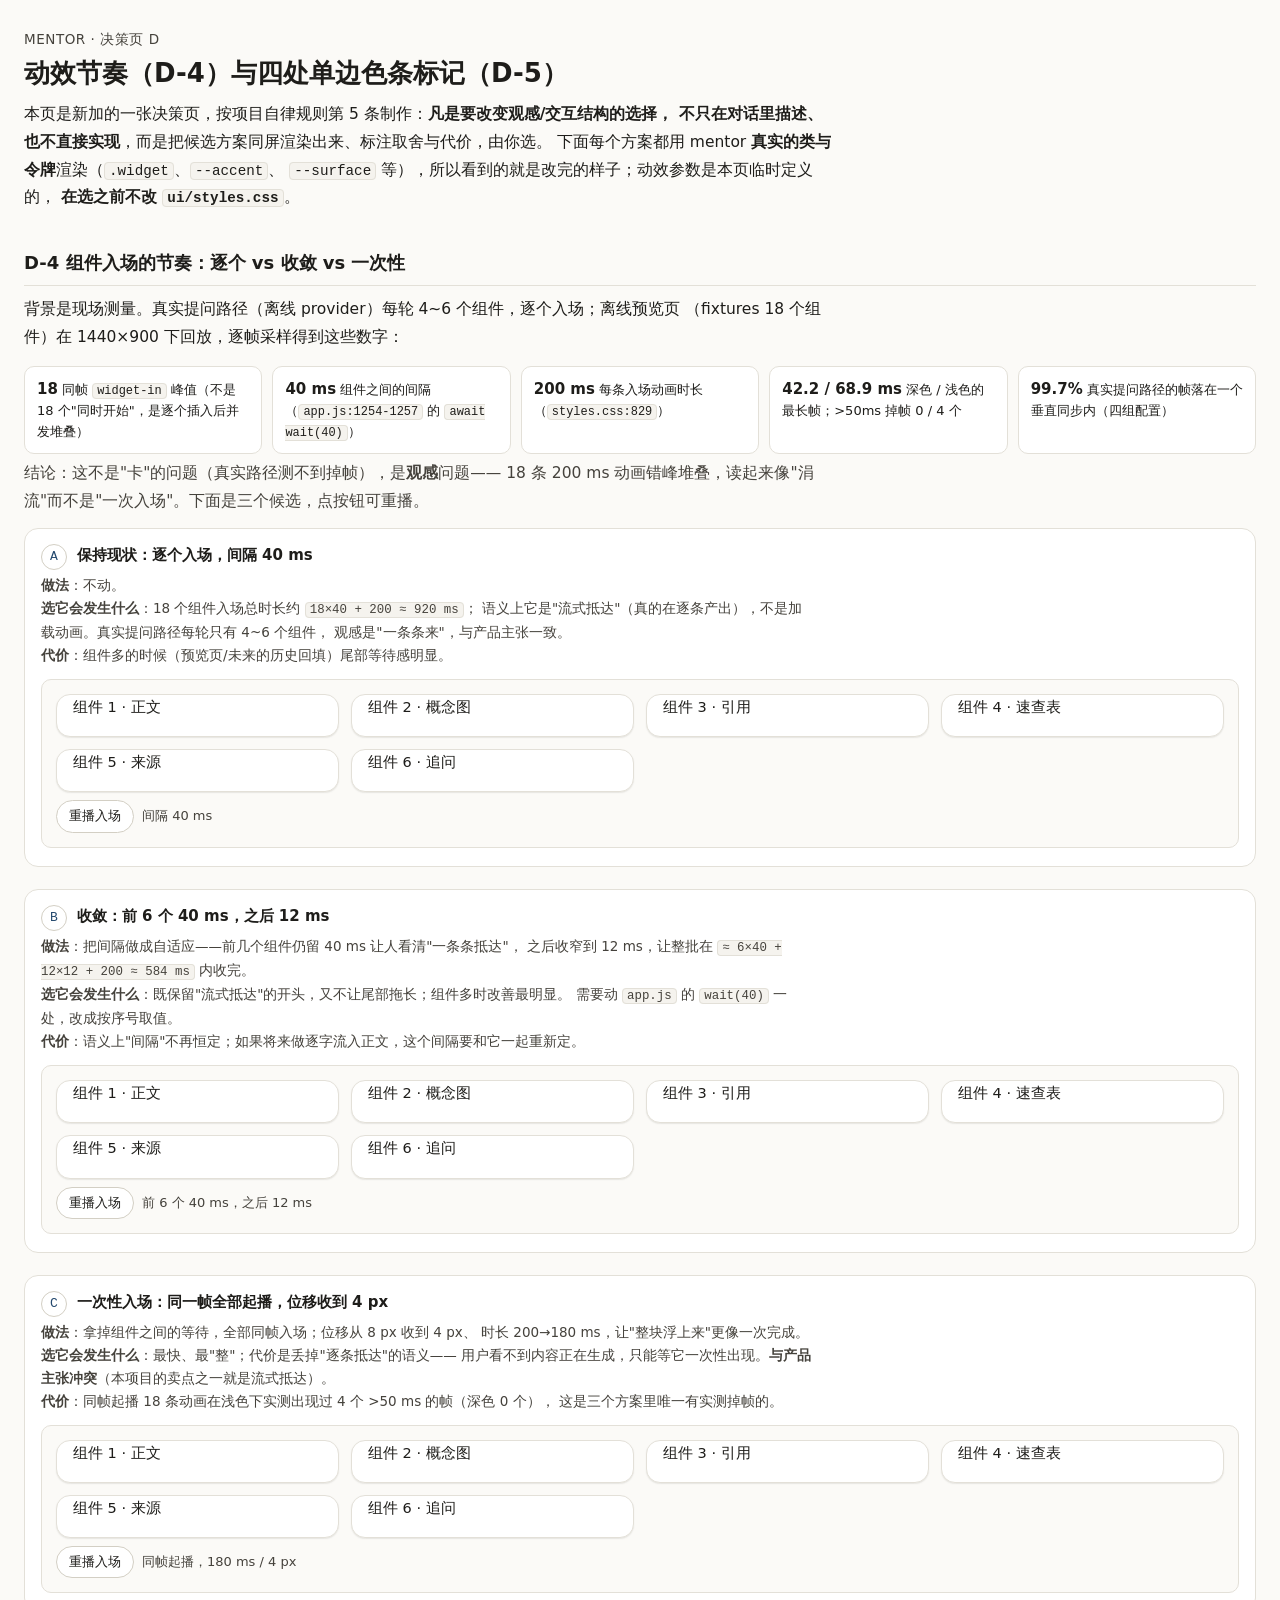
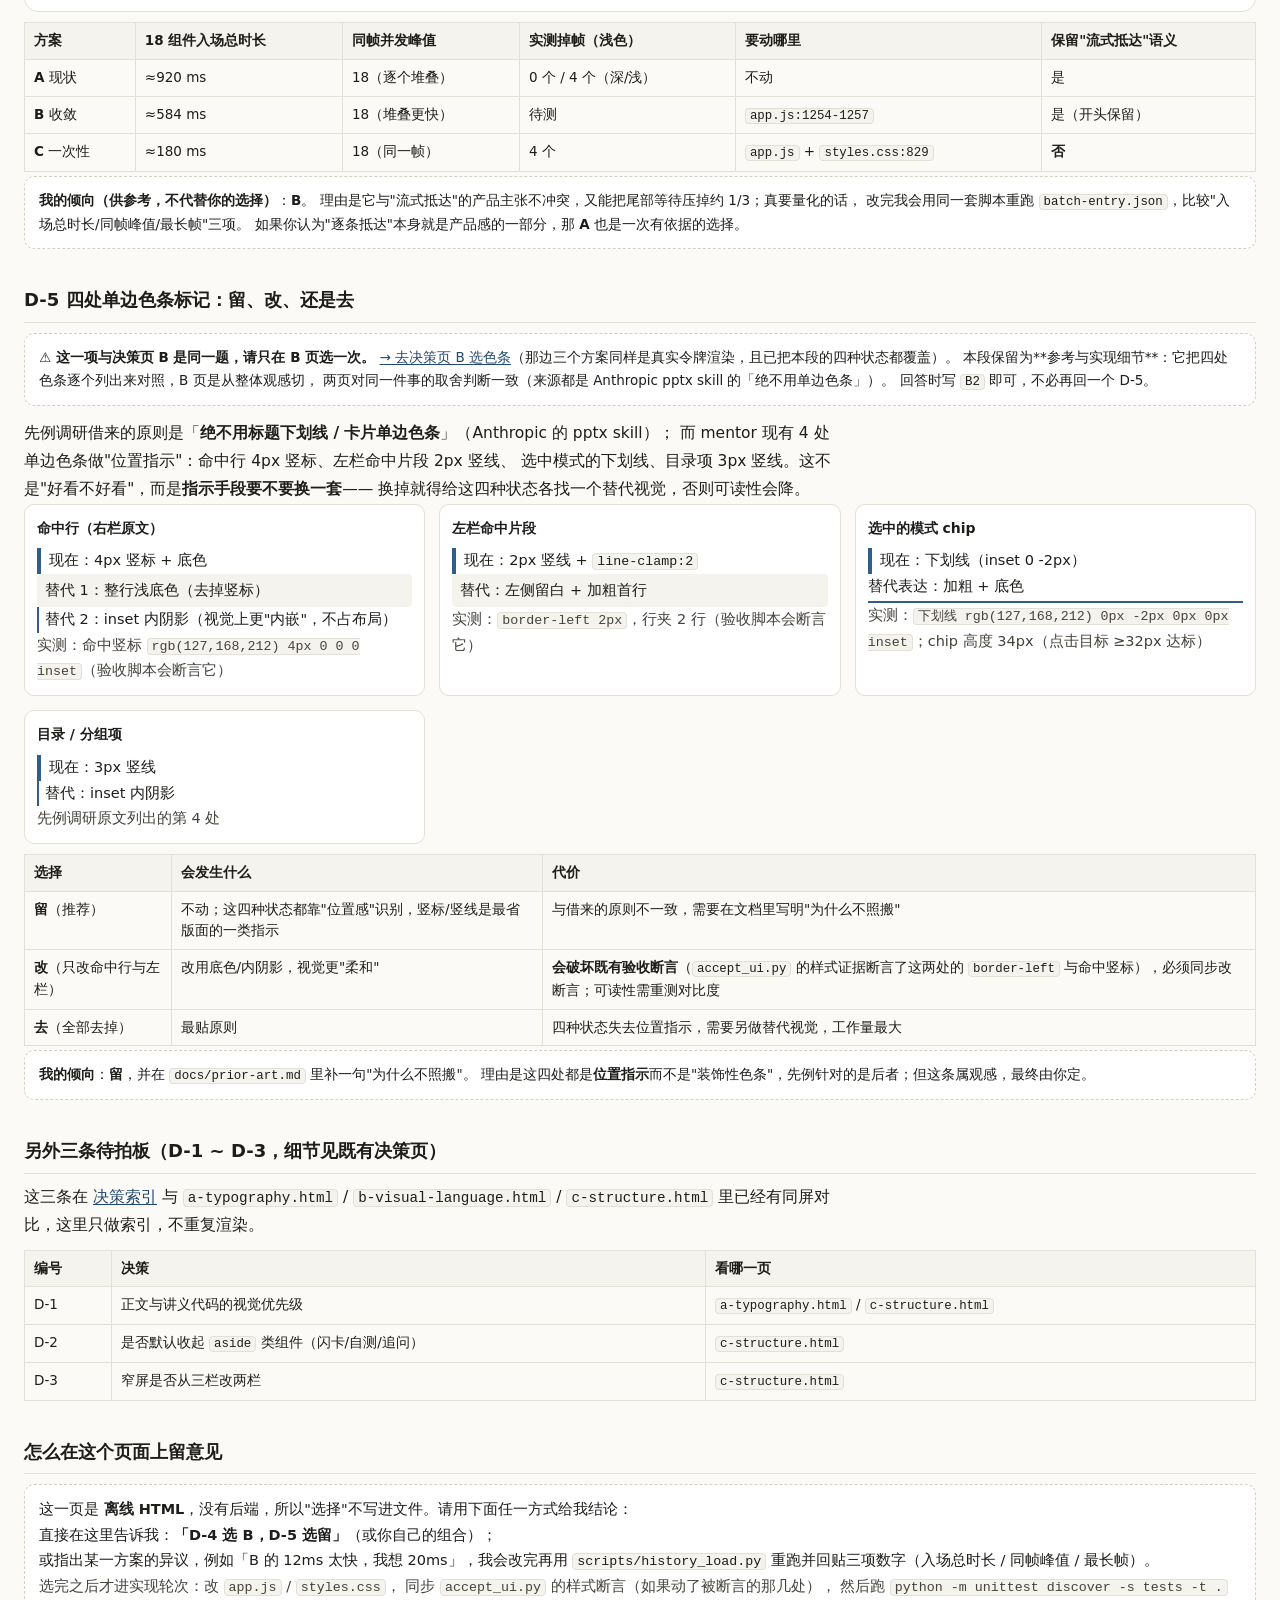
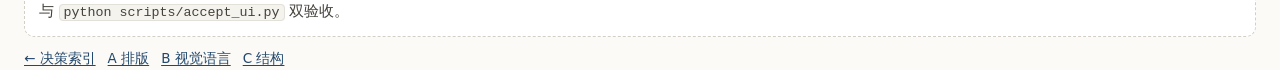
<file: docs/decisions/d-motion-and-marks.html>
<!DOCTYPE html>
<html lang="zh-CN">
<head>
<meta charset="utf-8">
<meta name="viewport" content="width=device-width, initial-scale=1">
<meta name="color-scheme" content="light dark">
<title>mentor · 决策页 D：动效节奏与四栏标记</title>
<link rel="stylesheet" href="../../ui/styles.css">
<style>
  /* 与 index/a/b/c 同一套外壳：不复制 .app 网格，只借它的类与令牌渲染"被评估的观感"。 */
  body { margin: 0; padding: 28px 24px 72px; background: var(--paper); color: var(--ink); }
  .wrap { max-width: 1560px; margin: 0 auto; }
  .kicker { font-size: var(--fs-xs); color: var(--ink-2); letter-spacing: .04em; text-transform: uppercase; }
  h1 { font-size: 26px; line-height: 1.3; margin: 6px 0 10px; }
  h2 { font-size: 18px; margin: 36px 0 10px; padding-bottom: 6px; border-bottom: 1px solid var(--line); }
  h3 { font-size: 15px; margin: 22px 0 8px; }
  p, li { font-size: 14.5px; line-height: 1.75; }
  .lede { font-size: 15.5px; line-height: 1.8; max-width: 82ch; color: var(--ink); }
  .muted { color: var(--ink-2); }
  .measured { display: flex; flex-wrap: wrap; gap: 10px; margin: 14px 0 6px; padding: 0; list-style: none; }
  .measured li { flex: 1 1 190px; background: var(--surface); border: 1px solid var(--line);
                 border-radius: var(--r-md); padding: 10px 12px; font-size: 13px; line-height: 1.6; }
  .measured b { font-size: 15px; }
  .variants { display: grid; grid-template-columns: minmax(0,1fr); gap: 22px; margin-top: 12px; }
  .variant { background: var(--surface); border: 1px solid var(--line); border-radius: var(--r-lg);
             padding: 14px 16px 18px; min-width: 0; }
  .variant__head { display: flex; align-items: baseline; gap: 10px; flex-wrap: wrap; margin-bottom: 4px; }
  .variant__code { font-family: var(--font-mono); font-size: 13px; color: var(--accent-ink);
                   border: 1px solid var(--line-strong); border-radius: var(--r-pill); padding: 1px 8px; }
  .variant__name { font-size: 15px; font-weight: 650; }
  .variant__desc { font-size: 13.5px; line-height: 1.7; color: var(--ink-2); max-width: 90ch; }
  table { border-collapse: collapse; width: 100%; margin: 10px 0 4px; font-size: 13.5px; }
  th, td { border: 1px solid var(--line); padding: 7px 9px; text-align: left; vertical-align: top; line-height: 1.6; }
  th { background: var(--surface-2); font-weight: 650; }
  code { font-family: var(--font-mono); font-size: .92em; background: var(--surface-2);
         border: 1px solid var(--line); border-radius: 4px; padding: 0 4px; }
  .how { background: var(--surface); border: 1px dashed var(--line-strong); border-radius: var(--r-md);
         padding: 12px 14px; font-size: 13.5px; line-height: 1.7; }
  .nav { display: flex; gap: 12px; flex-wrap: wrap; margin-top: 10px; font-size: 13.5px; }
  .nav a { color: var(--accent-ink); }
  /* 本页的"舞台"：用真实 .widget 与真实令牌渲染，动效参数由 .stage--X 控制 */
  .stage { margin-top: 12px; border: 1px solid var(--line); border-radius: var(--r-md);
           background: var(--paper); padding: 14px; overflow: hidden; }
  .stage__row { display: grid; grid-template-columns: repeat(auto-fit, minmax(240px, 1fr)); gap: 12px; }
  .stage .widget { margin: 0; }
  .replay { display: flex; gap: 8px; align-items: center; margin: 8px 0 0; font-size: 13px; color: var(--ink-2); }
  .replay button { font: inherit; padding: 4px 12px; border-radius: var(--r-pill);
                   border: 1px solid var(--line-strong); background: var(--surface); color: var(--ink);
                   cursor: pointer; }
  .replay button:hover { background: var(--surface-2); }
  /* A：现状——逐个 40ms 入场 */
  .stage--a .widget { animation: mc-in 200ms cubic-bezier(.2,0,0,1) both; }
  /* B：错峰收敛——前 6 个 40ms，之后 12ms */
  .stage--b .widget { animation: mc-in 200ms cubic-bezier(.2,0,0,1) both; }
  /* C：一次性入场——同一帧全部起播，位移略小 */
  .stage--c .widget { animation: mc-in-fast 180ms cubic-bezier(.2,0,0,1) both; }
  @keyframes mc-in { from { opacity: 0; transform: translateY(8px); } to { opacity: 1; transform: none; } }
  @keyframes mc-in-fast { from { opacity: 0; transform: translateY(4px); } to { opacity: 1; transform: none; } }
  @media (prefers-reduced-motion: reduce) {
    .stage .widget { animation: none !important; }
  }
  /* 单边色条对照：命中行竖标 / 左栏命中片段竖线 / 模式下划线 / 目录项竖线 */
  .marks { display: grid; grid-template-columns: repeat(auto-fit, minmax(300px, 1fr)); gap: 14px; }
  .mk { background: var(--surface); border: 1px solid var(--line); border-radius: var(--r-md); padding: 12px; }
  .mk h4 { margin: 0 0 8px; font-size: 14px; }
  .mk .now { border-left: 4px solid var(--accent); padding-left: 8px; }
  .mk .alt { border-left: 0; padding-left: 0; background: var(--surface-2); border-radius: 4px; padding: 4px 8px; }
  .mk .alt2 { border-bottom: 2px solid var(--accent); padding-bottom: 2px; }
  .mk .alt3 { box-shadow: inset 2px 0 0 0 var(--accent); padding-left: 8px; }
</style>
</head>
<body>
<div class="wrap">
  <div class="kicker">mentor · 决策页 D</div>
  <h1>动效节奏（D-4）与四处单边色条标记（D-5）</h1>
  <p class="lede">本页是新加的一张决策页，按项目自律规则第 5 条制作：<b>凡是要改变观感/交互结构的选择，
  不只在对话里描述、也不直接实现</b>，而是把候选方案同屏渲染出来、标注取舍与代价，由你选。
  下面每个方案都用 mentor <b>真实的类与令牌</b>渲染（<code>.widget</code>、<code>--accent</code>、
  <code>--surface</code> 等），所以看到的就是改完的样子；动效参数是本页临时定义的，
  <b>在选之前不改 <code>ui/styles.css</code></b>。</p>

  <h2 id="d4">D-4 组件入场的节奏：逐个 vs 收敛 vs 一次性</h2>
  <p class="lede">背景是现场测量。真实提问路径（离线 provider）每轮 4~6 个组件，逐个入场；离线预览页
  （fixtures 18 个组件）在 1440×900 下回放，逐帧采样得到这些数字：</p>
  <ul class="measured">
    <li><b>18</b> 同帧 <code>widget-in</code> 峰值（不是 18 个"同时开始"，是逐个插入后并发堆叠）</li>
    <li><b>40 ms</b> 组件之间的间隔（<code>app.js:1254-1257</code> 的 <code>await wait(40)</code>）</li>
    <li><b>200 ms</b> 每条入场动画时长（<code>styles.css:829</code>）</li>
    <li><b>42.2 / 68.9 ms</b> 深色 / 浅色的最长帧；&gt;50ms 掉帧 0 / 4 个</li>
    <li><b>99.7%</b> 真实提问路径的帧落在一个垂直同步内（四组配置）</li>
  </ul>
  <p class="lede muted">结论：这不是"卡"的问题（真实路径测不到掉帧），是<b>观感</b>问题——
  18 条 200 ms 动画错峰堆叠，读起来像"涓流"而不是"一次入场"。下面是三个候选，点按钮可重播。</p>

  <div class="variants">
    <section class="variant">
      <div class="variant__head">
        <span class="variant__code">A</span><span class="variant__name">保持现状：逐个入场，间隔 40 ms</span>
      </div>
      <p class="variant__desc"><b>做法</b>：不动。<br>
      <b>选它会发生什么</b>：18 个组件入场总时长约 <code>18×40 + 200 ≈ 920 ms</code>；
      语义上它是"流式抵达"（真的在逐条产出），不是加载动画。真实提问路径每轮只有 4~6 个组件，
      观感是"一条条来"，与产品主张一致。<br>
      <b>代价</b>：组件多的时候（预览页/未来的历史回填）尾部等待感明显。</p>
      <div class="stage stage--a" data-replay>
        <div class="stage__row">
          <article class="widget"><div class="widget__body"><p>组件 1 · 正文</p></div></article>
          <article class="widget"><div class="widget__body"><p>组件 2 · 概念图</p></div></article>
          <article class="widget"><div class="widget__body"><p>组件 3 · 引用</p></div></article>
          <article class="widget"><div class="widget__body"><p>组件 4 · 速查表</p></div></article>
          <article class="widget"><div class="widget__body"><p>组件 5 · 来源</p></div></article>
          <article class="widget"><div class="widget__body"><p>组件 6 · 追问</p></div></article>
        </div>
        <div class="replay"><button type="button" data-replay-btn>重播入场</button><span>间隔 40 ms</span></div>
      </div>
    </section>

    <section class="variant">
      <div class="variant__head">
        <span class="variant__code">B</span><span class="variant__name">收敛：前 6 个 40 ms，之后 12 ms</span>
      </div>
      <p class="variant__desc"><b>做法</b>：把间隔做成自适应——前几个组件仍留 40 ms 让人看清"一条条抵达"，
      之后收窄到 12 ms，让整批在 <code>≈ 6×40 + 12×12 + 200 ≈ 584 ms</code> 内收完。<br>
      <b>选它会发生什么</b>：既保留"流式抵达"的开头，又不让尾部拖长；组件多时改善最明显。
      需要动 <code>app.js</code> 的 <code>wait(40)</code> 一处，改成按序号取值。<br>
      <b>代价</b>：语义上"间隔"不再恒定；如果将来做逐字流入正文，这个间隔要和它一起重新定。</p>
      <div class="stage stage--b" data-replay>
        <div class="stage__row">
          <article class="widget"><div class="widget__body"><p>组件 1 · 正文</p></div></article>
          <article class="widget"><div class="widget__body"><p>组件 2 · 概念图</p></div></article>
          <article class="widget"><div class="widget__body"><p>组件 3 · 引用</p></div></article>
          <article class="widget"><div class="widget__body"><p>组件 4 · 速查表</p></div></article>
          <article class="widget"><div class="widget__body"><p>组件 5 · 来源</p></div></article>
          <article class="widget"><div class="widget__body"><p>组件 6 · 追问</p></div></article>
        </div>
        <div class="replay"><button type="button" data-replay-btn>重播入场</button><span>前 6 个 40 ms，之后 12 ms</span></div>
      </div>
    </section>

    <section class="variant">
      <div class="variant__head">
        <span class="variant__code">C</span><span class="variant__name">一次性入场：同一帧全部起播，位移收到 4 px</span>
      </div>
      <p class="variant__desc"><b>做法</b>：拿掉组件之间的等待，全部同帧入场；位移从 8 px 收到 4 px、
      时长 200→180 ms，让"整块浮上来"更像一次完成。<br>
      <b>选它会发生什么</b>：最快、最"整"；代价是丢掉"逐条抵达"的语义——
      用户看不到内容正在生成，只能等它一次性出现。<b>与产品主张冲突</b>（本项目的卖点之一就是流式抵达）。<br>
      <b>代价</b>：同帧起播 18 条动画在浅色下实测出现过 4 个 &gt;50 ms 的帧（深色 0 个），
      这是三个方案里唯一有实测掉帧的。</p>
      <div class="stage stage--c" data-replay>
        <div class="stage__row">
          <article class="widget"><div class="widget__body"><p>组件 1 · 正文</p></div></article>
          <article class="widget"><div class="widget__body"><p>组件 2 · 概念图</p></div></article>
          <article class="widget"><div class="widget__body"><p>组件 3 · 引用</p></div></article>
          <article class="widget"><div class="widget__body"><p>组件 4 · 速查表</p></div></article>
          <article class="widget"><div class="widget__body"><p>组件 5 · 来源</p></div></article>
          <article class="widget"><div class="widget__body"><p>组件 6 · 追问</p></div></article>
        </div>
        <div class="replay"><button type="button" data-replay-btn>重播入场</button><span>同帧起播，180 ms / 4 px</span></div>
      </div>
    </section>
  </div>

  <table>
    <thead><tr><th>方案</th><th>18 组件入场总时长</th><th>同帧并发峰值</th><th>实测掉帧（浅色）</th>
    <th>要动哪里</th><th>保留"流式抵达"语义</th></tr></thead>
    <tbody>
      <tr><td><b>A</b> 现状</td><td>≈920 ms</td><td>18（逐个堆叠）</td><td>0 个 / 4 个（深/浅）</td>
      <td>不动</td><td>是</td></tr>
      <tr><td><b>B</b> 收敛</td><td>≈584 ms</td><td>18（堆叠更快）</td><td>待测</td>
      <td><code>app.js:1254-1257</code></td><td>是（开头保留）</td></tr>
      <tr><td><b>C</b> 一次性</td><td>≈180 ms</td><td>18（同一帧）</td><td>4 个</td>
      <td><code>app.js</code> + <code>styles.css:829</code></td><td><b>否</b></td></tr>
    </tbody>
  </table>
  <p class="how"><b>我的倾向（供参考，不代替你的选择）</b>：<b>B</b>。
  理由是它与"流式抵达"的产品主张不冲突，又能把尾部等待压掉约 1/3；真要量化的话，
  改完我会用同一套脚本重跑 <code>batch-entry.json</code>，比较"入场总时长/同帧峰值/最长帧"三项。
  如果你认为"逐条抵达"本身就是产品感的一部分，那 <b>A</b> 也是一次有依据的选择。</p>

  <h2 id="d5">D-5 四处单边色条标记：留、改、还是去</h2>
  <div class="how" style="border:1px dashed var(--line-strong); background:var(--surface);
       border-radius:var(--r-md); padding:12px 14px; margin:10px 0 14px; font-size:13.5px; line-height:1.7">
    <b>⚠ 这一项与决策页 B 是同一题，请只在 B 页选一次。</b>
    <a href="b-visual-language.html">→ 去决策页 B 选色条</a>（那边三个方案同样是真实令牌渲染，且已把本段的四种状态都覆盖）。
    本段保留为**参考与实现细节**：它把四处色条逐个列出来对照，B 页是从整体观感切，
    两页对同一件事的取舍判断一致（来源都是 Anthropic pptx skill 的「绝不用单边色条」）。
    回答时写 <code>B2</code> 即可，不必再回一个 D-5。
  </div>
  <p class="lede">先例调研借来的原则是「<b>绝不用标题下划线 / 卡片单边色条</b>」（Anthropic 的 pptx skill）；
  而 mentor 现有 4 处单边色条做"位置指示"：命中行 4px 竖标、左栏命中片段 2px 竖线、
  选中模式的下划线、目录项 3px 竖线。这不是"好看不好看"，而是<b>指示手段要不要换一套</b>——
  换掉就得给这四种状态各找一个替代视觉，否则可读性会降。</p>
  <div class="marks">
    <div class="mk">
      <h4>命中行（右栏原文）</h4>
      <p class="now">现在：4px 竖标 + 底色</p>
      <p class="alt">替代 1：整行浅底色（去掉竖标）</p>
      <p class="alt3">替代 2：inset 内阴影（视觉上更"内嵌"，不占布局）</p>
      <p class="muted">实测：命中竖标 <code>rgb(127,168,212) 4px 0 0 0 inset</code>（验收脚本会断言它）</p>
    </div>
    <div class="mk">
      <h4>左栏命中片段</h4>
      <p class="now">现在：2px 竖线 + <code>line-clamp:2</code></p>
      <p class="alt">替代：左侧留白 + 加粗首行</p>
      <p class="muted">实测：<code>border-left 2px</code>，行夹 2 行（验收脚本会断言它）</p>
    </div>
    <div class="mk">
      <h4>选中的模式 chip</h4>
      <p class="now">现在：下划线（inset 0 -2px）</p>
      <p class="alt2">替代表达：加粗 + 底色</p>
      <p class="muted">实测：<code>下划线 rgb(127,168,212) 0px -2px 0px 0px inset</code>；chip 高度 34px（点击目标 ≥32px 达标）</p>
    </div>
    <div class="mk">
      <h4>目录 / 分组项</h4>
      <p class="now">现在：3px 竖线</p>
      <p class="alt3">替代：inset 内阴影</p>
      <p class="muted">先例调研原文列出的第 4 处</p>
    </div>
  </div>
  <table>
    <thead><tr><th>选择</th><th>会发生什么</th><th>代价</th></tr></thead>
    <tbody>
      <tr><td><b>留</b>（推荐）</td><td>不动；这四种状态都靠"位置感"识别，竖标/竖线是最省版面的一类指示</td>
      <td>与借来的原则不一致，需要在文档里写明"为什么不照搬"</td></tr>
      <tr><td><b>改</b>（只改命中行与左栏）</td><td>改用底色/内阴影，视觉更"柔和"</td>
      <td><b>会破坏既有验收断言</b>（<code>accept_ui.py</code> 的样式证据断言了这两处的
      <code>border-left</code> 与命中竖标），必须同步改断言；可读性需重测对比度</td></tr>
      <tr><td><b>去</b>（全部去掉）</td><td>最贴原则</td><td>四种状态失去位置指示，需要另做替代视觉，工作量最大</td></tr>
    </tbody>
  </table>
  <p class="how"><b>我的倾向</b>：<b>留</b>，并在 <code>docs/prior-art.md</code> 里补一句"为什么不照搬"。
  理由是这四处都是<b>位置指示</b>而不是"装饰性色条"，先例针对的是后者；但这条属观感，最终由你定。</p>

  <h2 id="others">另外三条待拍板（D-1 ~ D-3，细节见既有决策页）</h2>
  <p class="lede">这三条在 <a href="./index.html">决策索引</a> 与 <code>a-typography.html</code> /
  <code>b-visual-language.html</code> / <code>c-structure.html</code> 里已经有同屏对比，这里只做索引，不重复渲染。</p>
  <table>
    <thead><tr><th>编号</th><th>决策</th><th>看哪一页</th></tr></thead>
    <tbody>
      <tr><td>D-1</td><td>正文与讲义代码的视觉优先级</td><td><code>a-typography.html</code> / <code>c-structure.html</code></td></tr>
      <tr><td>D-2</td><td>是否默认收起 <code>aside</code> 类组件（闪卡/自测/追问）</td><td><code>c-structure.html</code></td></tr>
      <tr><td>D-3</td><td>窄屏是否从三栏改两栏</td><td><code>c-structure.html</code></td></tr>
    </tbody>
  </table>

  <h2 id="how">怎么在这个页面上留意见</h2>
  <div class="how">
    <p>这一页是 <b>离线 HTML</b>，没有后端，所以"选择"不写进文件。请用下面任一方式给我结论：</p>
    <ol>
      <li>直接在这里告诉我：<b>「D-4 选 B，D-5 选留」</b>（或你自己的组合）；</li>
      <li>或指出某一方案的异议，例如「B 的 12ms 太快，我想 20ms」，我会改完再用
      <code>scripts/history_load.py</code> 重跑并回贴三项数字（入场总时长 / 同帧峰值 / 最长帧）。</li>
    </ol>
    <p class="muted">选完之后才进实现轮次：改 <code>app.js</code> / <code>styles.css</code>，
    同步 <code>accept_ui.py</code> 的样式断言（如果动了被断言的那几处），
    然后跑 <code>python -m unittest discover -s tests -t .</code> 与 <code>python scripts/accept_ui.py</code> 双验收。</p>
  </div>

  <div class="nav">
    <a href="./index.html">← 决策索引</a>
    <a href="./a-typography.html">A 排版</a>
    <a href="./b-visual-language.html">B 视觉语言</a>
    <a href="./c-structure.html">C 结构</a>
  </div>
</div>

<script>
// 重播入场：把卡片从 DOM 顺序上"重新挂一遍"太粗暴，这里用移除/重加动画类的方式重放。
document.querySelectorAll("[data-replay-btn]").forEach((btn) => {
  btn.addEventListener("click", () => {
    const stage = btn.closest("[data-replay]");
    if (!stage) return;
    const cards = [...stage.querySelectorAll(".widget")];
    cards.forEach((card, i) => {
      card.style.animation = "none";
      card.style.opacity = "";
      // 强制回流，保证动画真的重播（否则浏览器会合并成一次无变化）
      void card.offsetWidth;
      card.style.animation = "";
      // A/B 方案：用 animation-delay 复现"逐个"与"收敛"的差别
      const isA = stage.classList.contains("stage--a");
      const isB = stage.classList.contains("stage--b");
      if (isA) card.style.animationDelay = (i * 40) + "ms";
      else if (isB) card.style.animationDelay = (Math.min(i, 6) * 40 + Math.max(0, i - 6) * 12) + "ms";
      else card.style.animationDelay = "0ms";
    });
  });
});
// 首屏自动播一次，打开就能看出差别
window.addEventListener("load", () => {
  document.querySelectorAll("[data-replay-btn]").forEach((b) => b.click());
});
</script>
</body>
</html>
</file>
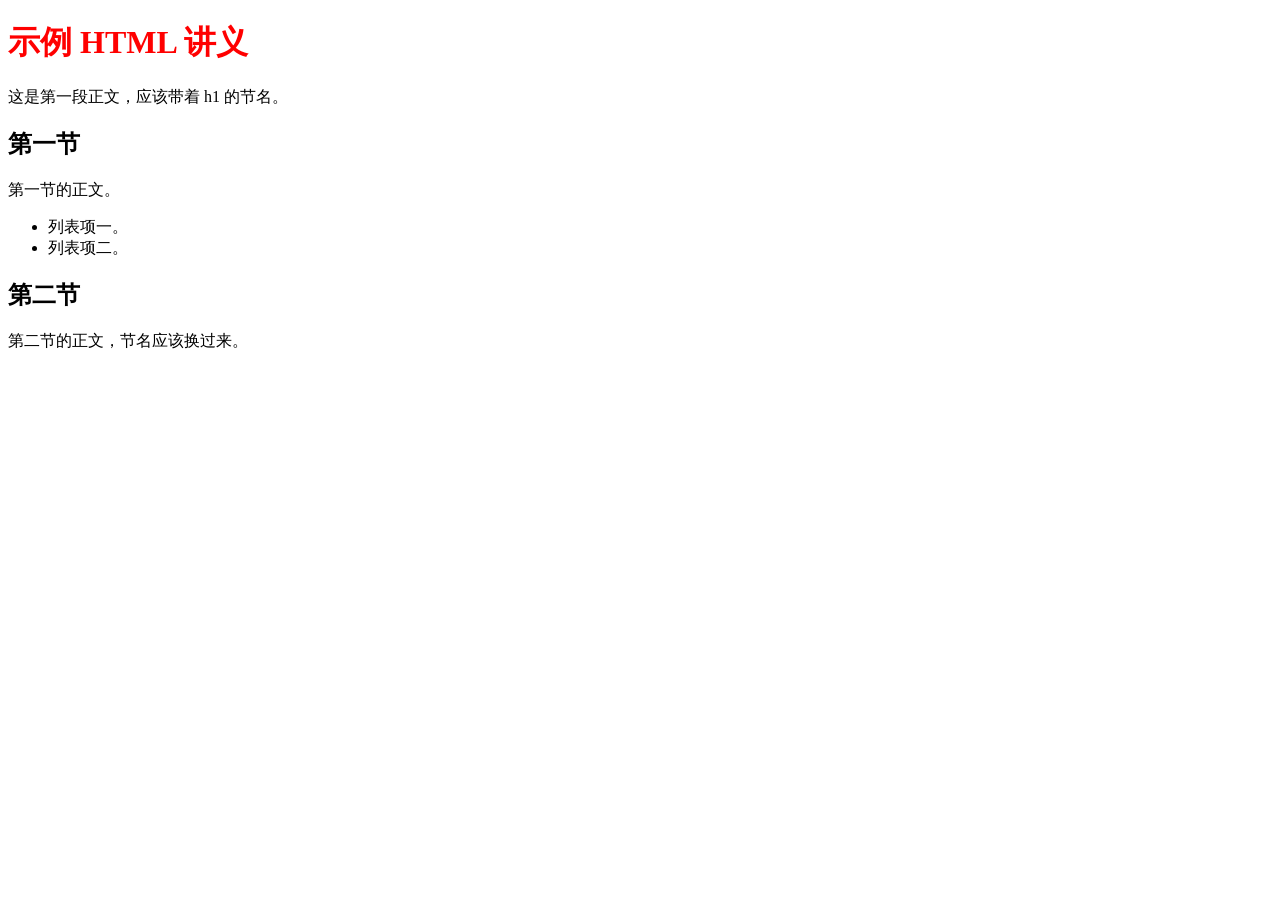
<file: tests/fixtures/page_sample.html>
<!DOCTYPE html>
<html lang="zh">
<head>
  <meta charset="utf-8">
  <title>示例页面（自造）</title>
  <style>h1 { color: red; }</style>
</head>
<body>
  <script>var hidden = "这段脚本文字不该进正文";</script>
  <h1>示例 HTML 讲义</h1>
  <p>这是第一段正文，应该带着 h1 的节名。</p>
  <h2>第一节</h2>
  <p>第一节的正文。</p>
  <ul>
    <li>列表项一。</li>
    <li>列表项二。</li>
  </ul>
  <h2>第二节</h2>
  <p>第二节的正文，节名应该换过来。</p>
</body>
</html>
</file>
<file: ui/styles.css>
/* ===========================================================================
   mentor 智能画布 — 设计令牌 + 三栏布局
   零依赖、零构建。所有颜色/字号/间距/圆角都集中在下面的 :root 里。
   =========================================================================== */

:root {
  /* --- 颜色：浅色纸面（默认） --- */
  --paper: #fbfaf7;            /* 页面底色，略带暖调的纸 */
  --surface: #ffffff;          /* 卡片 */
  --surface-2: #f5f3ee;        /* 次级底 / 代码块 */
  --surface-3: #ece9e2;        /* 更深的底 / 滑块轨道 */
  --rail: #f6f4ef;             /* 左右栏底 */
  --ink: #1e1d1a;              /* 正文 */
  --ink-2: #45423c;            /* 次级文字 */
  --ink-3: #6d6a62;            /* 弱化文字（在 paper 上对比 ≈ 5.0:1） */
  --line: #e3e0d8;             /* 分隔线 */
  --line-strong: #d3cfc4;      /* 强调分隔线 */
  --accent: #2f5d8c;           /* 低饱和靛蓝 */
  --accent-ink: #23486d;       /* 强调文字 / 链接 */
  --accent-soft: #e8eff6;      /* 强调底 */
  --mark: #f6e7ae;             /* 命中高亮 */
  --mark-ink: #4a3c07;
  --ok: #2c6e4f;
  --ok-soft: #e6f0ea;
  --warn: #8a5a12;
  --warn-soft: #fbf0dc;
  --danger: #a03a30;
  --danger-soft: #fbeae8;
  --focus: #2f5d8c;

  /* --- 字体 --- */
  --font-sans: "Segoe UI", "PingFang SC", "Hiragino Sans GB", "Microsoft YaHei UI",
    "Microsoft YaHei", "Noto Sans CJK SC", "Source Han Sans SC", system-ui, sans-serif;
  --font-mono: "Cascadia Mono", "JetBrains Mono", "SFMono-Regular", Consolas,
    "Liberation Mono", Menlo, "Courier New", monospace;

  /* --- 字号 / 行高（正文 15.5px / 1.7；最小可见文字 12px，只用于徽标类） --- */
  --fs-body: 15.5px;
  --fs-sm: 14.5px;
  --fs-xs: 13.5px;
  --fs-nano: 12.5px;
  --fs-lg: 17px;
  --fs-title: 21px;
  --lh-body: 1.7;
  --lh-tight: 1.35;

  /* --- 间距刻度 --- */
  --sp-1: 4px;
  --sp-2: 8px;
  --sp-3: 12px;
  --sp-4: 16px;
  --sp-5: 24px;
  --sp-6: 32px;
  --sp-7: 48px;

  /* --- 形状 --- */
  --r-sm: 6px;
  --r-md: 10px;
  --r-lg: 14px;
  --r-pill: 999px;
  --shadow-1: 0 1px 2px rgba(28, 26, 22, 0.06), 0 1px 1px rgba(28, 26, 22, 0.04);
  --shadow-2: 0 6px 20px rgba(28, 26, 22, 0.12);

  /* --- 布局 --- */
  --left-w: 272px;
  --right-w: 380px;
  --header-h: 56px;
  --composer-h: 132px;
  --tap: 34px;                 /* 最小点击目标（≥32px） */
  --maxw-read: 760px;

  color-scheme: light;
}

@media (prefers-color-scheme: dark) {
  :root {
    --paper: #17181a;
    --surface: #1f2124;
    --surface-2: #26282c;
    --surface-3: #33363b;
    --rail: #1b1d20;
    --ink: #e9e7e1;
    --ink-2: #c2c0b9;
    --ink-3: #9b9891;
    --line: #33363a;
    --line-strong: #45484d;
    --accent: #7fa8d4;
    --accent-ink: #a8c7e8;
    --accent-soft: #23313f;
    --mark: #5d4d16;
    --mark-ink: #f4e6b8;
    --ok: #74c39a;
    --ok-soft: #1d3229;
    --warn: #e0b46a;
    --warn-soft: #3a2f1b;
    --danger: #e08d84;
    --danger-soft: #3a2320;
    --focus: #a8c7e8;
    --shadow-1: 0 1px 2px rgba(0, 0, 0, 0.4);
    --shadow-2: 0 8px 24px rgba(0, 0, 0, 0.5);
    color-scheme: dark;
  }
}

/* --------------------------------------------------------------------------
   基础
   -------------------------------------------------------------------------- */

*,
*::before,
*::after {
  box-sizing: border-box;
}

html,
body {
  margin: 0;
  padding: 0;
  height: 100%;
}

body {
  background: var(--paper);
  color: var(--ink);
  font-family: var(--font-sans);
  font-size: var(--fs-body);
  line-height: var(--lh-body);
  -webkit-text-size-adjust: 100%;
  text-rendering: optimizeLegibility;
}

h1, h2, h3, h4, h5, h6, p, ul, ol, dl, dd, figure, blockquote {
  margin: 0;
}

ul, ol {
  padding: 0;
  list-style: none;
}

button {
  font: inherit;
  color: inherit;
  cursor: pointer;
}

/* 有些按钮/输入框声明了 display，会把 [hidden] 覆盖掉，这里统一兜底 */
[hidden] {
  display: none !important;
}

a {
  color: var(--accent-ink);
  text-decoration-thickness: 1px;
  text-underline-offset: 2px;
}

code, pre, kbd, samp {
  font-family: var(--font-mono);
  font-size: 0.92em;
}

:focus-visible {
  outline: 2px solid var(--focus);
  outline-offset: 2px;
  border-radius: var(--r-sm);
}

::selection {
  background: var(--accent-soft);
}

.visually-hidden {
  position: absolute;
  width: 1px;
  height: 1px;
  margin: -1px;
  padding: 0;
  overflow: hidden;
  clip: rect(0 0 0 0);
  clip-path: inset(50%);
  white-space: nowrap;
  border: 0;
}

.skip-link {
  position: absolute;
  left: var(--sp-3);
  top: -60px;
  z-index: 60;
  padding: var(--sp-2) var(--sp-3);
  background: var(--surface);
  border: 1px solid var(--line-strong);
  border-radius: var(--r-sm);
  transition: top 0.15s ease;
}

.skip-link:focus {
  top: var(--sp-3);
}

.icon {
  display: inline-flex;
  align-items: center;
  justify-content: center;
  flex: none;
}

/* --------------------------------------------------------------------------
   应用骨架
   -------------------------------------------------------------------------- */

.app {
  display: grid;
  grid-template-columns: var(--left-w) minmax(0, 1fr) var(--right-w);
  grid-template-rows: var(--header-h) minmax(0, 1fr) auto;
  grid-template-areas:
    "header header header"
    "left   canvas right"
    "composer composer composer";
  height: 100vh;
  height: 100dvh;
  overflow: hidden;
}

.app.is-left-collapsed {
  grid-template-columns: 0 minmax(0, 1fr) var(--right-w);
}

.app.is-right-collapsed {
  grid-template-columns: var(--left-w) minmax(0, 1fr) 0;
}

.app.is-left-collapsed.is-right-collapsed {
  grid-template-columns: 0 minmax(0, 1fr) 0;
}

/* --- 顶栏 --- */
.topbar {
  grid-area: header;
  display: flex;
  align-items: center;
  gap: var(--sp-3);
  padding: 0 var(--sp-4);
  background: var(--rail);
  border-bottom: 1px solid var(--line);
  min-width: 0;
}

.brand {
  display: flex;
  align-items: baseline;
  gap: var(--sp-2);
  min-width: 0;
}

.brand__mark {
  font-weight: 650;
  letter-spacing: 0.01em;
  font-size: var(--fs-lg);
}

.brand__sub {
  color: var(--ink-3);
  font-size: var(--fs-xs);
  white-space: nowrap;
  overflow: hidden;
  text-overflow: ellipsis;
}

.topbar__spacer {
  flex: 1 1 auto;
  min-width: var(--sp-2);
}

.topbar__status {
  display: flex;
  align-items: center;
  gap: var(--sp-2);
  font-size: var(--fs-xs);
  color: var(--ink-3);
  min-width: 0;
  overflow: hidden;
  white-space: nowrap;
}

.status-dot {
  width: 8px;
  height: 8px;
  border-radius: 50%;
  background: var(--ink-3);
  flex: none;
}

.status-dot.is-ok { background: var(--ok); }
.status-dot.is-warn { background: var(--warn); }
.status-dot.is-error { background: var(--danger); }

/* --- 通用按钮 --- */
.btn {
  display: inline-flex;
  align-items: center;
  justify-content: center;
  gap: var(--sp-2);
  min-height: var(--tap);
  padding: 0 var(--sp-3);
  background: var(--surface);
  color: var(--ink);
  border: 1px solid var(--line-strong);
  border-radius: var(--r-sm);
  font-size: var(--fs-sm);
  transition: background 0.12s ease, border-color 0.12s ease;
}

.btn:hover {
  background: var(--surface-2);
}

.btn--primary {
  background: var(--accent);
  border-color: var(--accent);
  color: #fff;
  font-weight: 600;
}

.btn--primary:hover {
  background: var(--accent-ink);
  border-color: var(--accent-ink);
}

@media (prefers-color-scheme: dark) {
  .btn--primary { color: #10161c; }
}

.btn--danger {
  background: var(--danger-soft);
  border-color: var(--danger);
  color: var(--danger);
  font-weight: 600;
}

.btn[disabled] {
  opacity: 0.5;
  cursor: not-allowed;
}

.btn--icon {
  padding: 0 var(--sp-2);
}

.ghost-btn {
  display: inline-flex;
  align-items: center;
  min-height: var(--tap);
  padding: 0 var(--sp-2);
  background: none;
  border: 1px dashed var(--line-strong);
  border-radius: var(--r-sm);
  color: var(--ink-2);
  font-size: var(--fs-xs);
}

.ghost-btn:hover {
  background: var(--surface-2);
  color: var(--ink);
}

/* --------------------------------------------------------------------------
   左右两栏
   -------------------------------------------------------------------------- */

.rail {
  min-width: 0;
  background: var(--rail);
  display: flex;
  flex-direction: column;
  overflow: hidden;
}

.rail--left {
  grid-area: left;
  border-right: 1px solid var(--line);
}

.rail--right {
  grid-area: right;
  border-left: 1px solid var(--line);
}

.app.is-left-collapsed .rail--left,
.app.is-right-collapsed .rail--right {
  display: none;
}

.rail__head {
  display: flex;
  align-items: center;
  gap: var(--sp-2);
  padding: var(--sp-3);
  border-bottom: 1px solid var(--line);
}

/* 宽屏拖拽调宽手柄（窄屏抽屉模式下隐藏） */
.rail {
  position: relative;
}

.rail__resize {
  position: absolute;
  top: 0;
  bottom: 0;
  width: 14px;
  cursor: col-resize;
  z-index: 5;
  background: none;
  border: 0;
}

.rail--left .rail__resize { right: -7px; }
.rail--right .rail__resize { left: -7px; }

.rail__resize::after {
  content: "";
  position: absolute;
  top: 0;
  bottom: 0;
  left: 6px;
  width: 2px;
  background: transparent;
}

.rail__resize:hover::after,
.rail__resize:focus-visible::after {
  background: var(--accent);
}

.rail__title {
  font-size: var(--fs-sm);
  font-weight: 650;
  letter-spacing: 0.02em;
  text-transform: none;
  color: var(--ink-2);
  flex: 1 1 auto;
}

.rail__body {
  flex: 1 1 auto;
  overflow-y: auto;
  overscroll-behavior: contain;
  padding: var(--sp-3);
}

.rail__section {
  margin-bottom: var(--sp-4);
}

.section-label {
  display: block;
  font-size: var(--fs-xs);
  color: var(--ink-3);
  letter-spacing: 0.04em;
  margin-bottom: var(--sp-2);
}

/* --- 笔记本 / 来源列表 --- */
.nb-list,
.src-list {
  display: flex;
  flex-direction: column;
  gap: var(--sp-1);
}

.nb-item,
.src-item {
  width: 100%;
  text-align: left;
  background: none;
  border: 1px solid transparent;
  border-radius: var(--r-sm);
  padding: var(--sp-2);
  min-height: var(--tap);
  display: block;
}

.nb-item:hover,
.src-item:hover {
  background: var(--surface-2);
}

.nb-item.is-active,
.src-item.is-active {
  background: var(--surface);
  border-color: var(--line-strong);
}

.src-item__row {
  display: flex;
  align-items: center;
  gap: var(--sp-2);
  min-width: 0;
}

.src-item__name {
  font-size: var(--fs-sm);
  color: var(--ink);
  overflow: hidden;
  text-overflow: ellipsis;
  white-space: nowrap;
  flex: 1 1 auto;
}

.src-item__meta {
  font-size: var(--fs-xs);
  color: var(--ink-3);
  display: flex;
  gap: var(--sp-2);
  margin-top: 2px;
  flex-wrap: wrap;
}

.nb-item__title {
  font-size: var(--fs-sm);
  display: block;
  overflow: hidden;
  text-overflow: ellipsis;
  white-space: nowrap;
}

.nb-item__meta {
  font-size: var(--fs-xs);
  color: var(--ink-3);
}

.hit-flag {
  flex: none;
  font-size: var(--fs-nano);
  line-height: 20px;
  height: 20px;
  padding: 0 var(--sp-2);
  border-radius: var(--r-pill);
  /* 命中数只是计数，不是"确认"语义：用中性灰底，绿色只留给置信度/确认类 */
  background: var(--surface-3);
  color: var(--ink-2);
  font-weight: 600;
}

.kind-tag {
  flex: none;
  font-size: var(--fs-nano);
  color: var(--ink-3);
  border: 1px solid var(--line-strong);
  border-radius: var(--r-sm);
  padding: 0 5px;
}

.src-item__hit {
  font-size: var(--fs-xs);
  color: var(--ink-2);
  margin-top: var(--sp-1);
  padding-left: var(--sp-2);
  border-left: 2px solid var(--mark);
}

.search-row {
  display: flex;
  gap: var(--sp-2);
  margin-bottom: var(--sp-3);
}

.search-row input {
  flex: 1 1 auto;
  min-width: 0;
  min-height: var(--tap);
  padding: 0 var(--sp-2);
  background: var(--surface);
  border: 1px solid var(--line-strong);
  border-radius: var(--r-sm);
  color: var(--ink);
  font: inherit;
  font-size: var(--fs-sm);
}

/* --- 右栏原文 --- */
.srcdoc__head {
  padding: var(--sp-3);
  border-bottom: 1px solid var(--line);
}

.srcdoc__title {
  font-size: var(--fs-sm);
  font-weight: 650;
  overflow-wrap: anywhere;
}

.srcdoc__path {
  font-size: var(--fs-xs);
  color: var(--ink-3);
  overflow-wrap: anywhere;
}

.srcdoc__toolbar {
  display: flex;
  align-items: center;
  gap: var(--sp-2);
  padding: var(--sp-2) var(--sp-3);
  border-bottom: 1px solid var(--line);
  flex-wrap: wrap;
}

.srcdoc__toolbar input {
  width: 92px;
  min-height: var(--tap);
  padding: 0 var(--sp-2);
  background: var(--surface);
  border: 1px solid var(--line-strong);
  border-radius: var(--r-sm);
  color: var(--ink);
  font: inherit;
  font-size: var(--fs-sm);
}

.srcview {
  padding: var(--sp-2) 0 var(--sp-6);
}

.srcview__code {
  display: block;
  font-family: var(--font-mono);
  font-size: var(--fs-xs);
  line-height: 1.65;
  white-space: pre-wrap;
  overflow-wrap: anywhere;
}

.line {
  display: flex;
  gap: var(--sp-2);
  padding: 0 var(--sp-3);
}

.line__n {
  flex: none;
  width: 42px;
  text-align: right;
  color: var(--ink-3);
  user-select: none;
  font-variant-numeric: tabular-nums;
}

.line__text {
  flex: 1 1 auto;
  min-width: 0;
  white-space: pre-wrap;
  overflow-wrap: anywhere;
}

.line.is-hit {
  background: var(--mark);
}

.line.is-hit .line__text {
  color: var(--mark-ink);
}

.line.is-target {
  background: var(--accent-soft);
  box-shadow: inset 3px 0 0 var(--accent);
}

.line.is-target .line__text {
  color: var(--ink);
}

.rail__empty {
  color: var(--ink-3);
  font-size: var(--fs-sm);
  padding: var(--sp-3);
  border: 1px dashed var(--line-strong);
  border-radius: var(--r-md);
  background: var(--surface);
}

/* --------------------------------------------------------------------------
   中栏：智能画布
   -------------------------------------------------------------------------- */

.canvas {
  grid-area: canvas;
  min-width: 0;
  overflow-y: auto;
  overscroll-behavior: contain;
  scroll-behavior: smooth;
}

.canvas__inner {
  max-width: var(--maxw-read);
  margin: 0 auto;
  padding: var(--sp-5) var(--sp-4) var(--sp-7);
  min-width: 0;
}

.canvas__notice:empty {
  display: none;
}

.notice {
  display: flex;
  gap: var(--sp-2);
  align-items: flex-start;
  padding: var(--sp-3);
  border-radius: var(--r-md);
  border: 1px solid var(--line-strong);
  background: var(--surface);
  margin-bottom: var(--sp-4);
  font-size: var(--fs-sm);
}

.notice--warn { background: var(--warn-soft); border-color: var(--warn); color: var(--ink); }
.notice--error { background: var(--danger-soft); border-color: var(--danger); color: var(--ink); }
.notice--info { background: var(--accent-soft); border-color: var(--accent); }
.notice__close {
  margin-left: auto;
  min-height: var(--tap);
  min-width: var(--tap);
  background: none;
  border: 1px solid transparent;
  border-radius: var(--r-sm);
  color: inherit;
}
.notice__close:hover { border-color: var(--line-strong); }

/* --- 一轮对话 --- */
.turn {
  margin-bottom: var(--sp-6);
}

.turn__q {
  display: flex;
  gap: var(--sp-2);
  align-items: flex-start;
  margin-bottom: var(--sp-3);
}

.turn__q-mark {
  flex: none;
  width: 22px;
  height: 22px;
  margin-top: 2px;
  border-radius: 50%;
  background: var(--accent-soft);
  color: var(--accent-ink);
  font-size: var(--fs-nano);
  font-weight: 700;
  display: flex;
  align-items: center;
  justify-content: center;
}

.turn__q-text {
  font-size: var(--fs-lg);
  font-weight: 600;
  line-height: var(--lh-tight);
  overflow-wrap: anywhere;
}

.turn__meta {
  display: flex;
  flex-wrap: wrap;
  gap: var(--sp-2);
  align-items: center;
  font-size: var(--fs-xs);
  color: var(--ink-3);
  margin-bottom: var(--sp-3);
  padding-bottom: var(--sp-2);
  border-bottom: 1px solid var(--line);
}

.pill {
  display: inline-flex;
  align-items: center;
  gap: 4px;
  height: 22px;
  padding: 0 var(--sp-2);
  border-radius: var(--r-pill);
  border: 1px solid var(--line-strong);
  background: var(--surface-2);
  color: var(--ink-2);
  font-size: var(--fs-nano);
  white-space: nowrap;
}

.pill--high { background: var(--ok-soft); color: var(--ok); border-color: var(--ok); }
.pill--medium { background: var(--warn-soft); color: var(--warn); border-color: var(--warn); }
.pill--low { background: var(--danger-soft); color: var(--danger); border-color: var(--danger); }
.pill--accent { background: var(--accent-soft); color: var(--accent-ink); border-color: var(--accent); }

/* --- 流式进度条 --- */
.stream-status {
  display: flex;
  align-items: center;
  gap: var(--sp-2);
  font-size: var(--fs-xs);
  color: var(--ink-3);
  min-height: var(--tap);
}

.stream-status__pulse {
  width: 8px;
  height: 8px;
  border-radius: 50%;
  background: var(--accent);
  /* 单次淡入表示"正在进行"，不做无限循环（无限动效是廉价感与耗电的来源） */
  animation: pulse-in 0.32s cubic-bezier(0.2, 0, 0, 1) 1 both;
  flex: none;
}

@keyframes pulse-in {
  from { opacity: 0.2; transform: scale(0.8); }
  to { opacity: 0.9; transform: scale(1); }
}

/* 组件入场：160–240ms、8px 位移、ease-out；骨架→实体在 120ms 内完成，避免闪烁 */
@keyframes widget-in {
  from { opacity: 0; transform: translateY(8px); }
  to { opacity: 1; transform: none; }
}

.widget:not(.widget--skeleton) {
  animation: widget-in 0.2s cubic-bezier(0.2, 0, 0, 1) both;
}

/* 只做透明度收尾，不动布局：布局位移交给骨架占位（FLIP 的轻量替代） */
@keyframes widget-swap {
  from { opacity: 0.4; }
  to { opacity: 1; }
}

@media (prefers-reduced-motion: reduce) {
  .stream-status__pulse { animation: none; opacity: 0.9; }
  .skel { animation: none !important; }
  .canvas { scroll-behavior: auto; }
  /* 降级为直接渲染，只保留焦点指示 */
  .widget,
  .widget:not(.widget--skeleton) {
    animation: none !important;
  }
  *, *::before, *::after {
    transition-duration: 0.01ms !important;
    animation-duration: 0.01ms !important;
    animation-iteration-count: 1 !important;
  }
}

/* --- 空状态 --- */
.empty-state {
  border: 1px dashed var(--line-strong);
  border-radius: var(--r-lg);
  background: var(--surface);
  padding: var(--sp-6) var(--sp-5);
  text-align: center;
}

.empty-state__title {
  font-size: var(--fs-lg);
  font-weight: 650;
  margin-bottom: var(--sp-2);
}

.empty-state__text {
  color: var(--ink-2);
  font-size: var(--fs-sm);
  max-width: 48ch;
  margin: 0 auto var(--sp-4);
}

.empty-state__hints {
  display: flex;
  flex-wrap: wrap;
  gap: var(--sp-2);
  justify-content: center;
}

/* --- 流式骨架 --- */
.plan-bar {
  display: flex;
  flex-wrap: wrap;
  align-items: center;
  gap: var(--sp-2);
  padding: var(--sp-3);
  margin-bottom: var(--sp-3);
  border: 1px solid var(--line);
  border-radius: var(--r-md);
  background: var(--surface-2);
  font-size: var(--fs-xs);
  color: var(--ink-2);
}

.plan-bar__types {
  display: flex;
  flex-wrap: wrap;
  gap: var(--sp-1);
}

.plan-chip {
  border: 1px dashed var(--line-strong);
  border-radius: var(--r-pill);
  padding: 0 var(--sp-2);
  height: 22px;
  line-height: 20px;
  font-size: var(--fs-nano);
  color: var(--ink-2);
  background: var(--surface);
}

.plan-chip.is-arrived {
  border-style: solid;
  border-color: var(--ok);
  color: var(--ok);
  background: var(--ok-soft);
}

.widget--skeleton {
  opacity: 0.85;
  /* 骨架预留稳定高度：真组件落地时不会把下面的内容顶下去（避免级联重排） */
  min-height: 112px;
}

/* --- 版面角色（后端下发 data-slot，界面只负责轻重） --------------------- */
/* primary：正文主体，保持完整卡片与投影 */
.widget[data-slot="support"] {
  box-shadow: var(--shadow-1);
}
/* evidence：证据类（原文/来源），比主体轻一档 */
.widget[data-slot="evidence"] {
  box-shadow: none;
  background: var(--surface-2);
}
/* aside：可略过（闪卡/自测/追问），扁平化、内文窄一档，避免和主体抢视线 */
.widget[data-slot="aside"] {
  box-shadow: none;
  border-style: dashed;
  background: transparent;
}
.widget[data-slot="aside"] .widget__body {
  max-width: 62ch;
}

.skel {
  height: 12px;
  border-radius: var(--r-sm);
  /* 静态占位，不做无限循环的流光：无限动画会让界面显得廉价，也耗电 */
  background: var(--surface-3);
  margin-bottom: var(--sp-2);
}

.skel--lg { width: 100%; }
.skel--md { width: 82%; }
.skel--sm { width: 56%; }

/* --------------------------------------------------------------------------
   底部输入区
   -------------------------------------------------------------------------- */

.composer {
  grid-area: composer;
  border-top: 1px solid var(--line);
  background: var(--rail);
  padding: var(--sp-3) var(--sp-4) var(--sp-3);
}

.composer__inner {
  max-width: var(--maxw-read);
  margin: 0 auto;
  min-width: 0;
}

.mode-chips {
  display: flex;
  flex-wrap: wrap;
  gap: var(--sp-2);
  margin-bottom: var(--sp-2);
}

.mode-chip {
  min-height: var(--tap);
  padding: 0 var(--sp-3);
  border-radius: var(--r-pill);
  border: 1px solid var(--line-strong);
  background: var(--surface);
  color: var(--ink-2);
  font-size: var(--fs-xs);
  display: inline-flex;
  align-items: center;
  gap: var(--sp-1);
}

.mode-chip:hover { background: var(--surface-2); color: var(--ink); }

.mode-chip[aria-pressed="true"] {
  background: var(--accent-soft);
  border-color: var(--accent);
  color: var(--accent-ink);
  font-weight: 600;
}

.composer__row {
  display: flex;
  gap: var(--sp-2);
  align-items: flex-end;
}

.composer__field {
  flex: 1 1 auto;
  min-width: 0;
  position: relative;
}

.composer__input {
  width: 100%;
  min-height: 72px;
  max-height: 220px;
  resize: vertical;
  padding: var(--sp-3);
  background: var(--surface);
  color: var(--ink);
  border: 1px solid var(--line-strong);
  border-radius: var(--r-md);
  font: inherit;
  line-height: 1.55;
}

.composer__input::placeholder { color: var(--ink-3); }

.composer__hint {
  display: flex;
  flex-wrap: wrap;
  gap: var(--sp-3);
  margin-top: var(--sp-2);
  font-size: var(--fs-xs);
  color: var(--ink-3);
}

kbd {
  border: 1px solid var(--line-strong);
  border-bottom-width: 2px;
  border-radius: 4px;
  padding: 0 4px;
  background: var(--surface);
  font-size: var(--fs-nano);
}

/* --------------------------------------------------------------------------
   组件（智能画布的卡片）
   -------------------------------------------------------------------------- */

.widget {
  position: relative;
  background: var(--surface);
  border: 1px solid var(--line);
  border-radius: var(--r-lg);
  box-shadow: var(--shadow-1);
  margin-bottom: var(--sp-4);
  min-width: 0;
}

.widget__head {
  display: flex;
  align-items: center;
  gap: var(--sp-2);
  padding: var(--sp-3) var(--sp-4);
  cursor: pointer;
  list-style: none;
  min-height: var(--tap);
}

.widget__head::-webkit-details-marker { display: none; }

.widget__badge {
  flex: none;
  font-size: var(--fs-nano);
  font-weight: 650;
  letter-spacing: 0.02em;
  padding: 2px var(--sp-2);
  border-radius: var(--r-sm);
  background: var(--accent-soft);
  color: var(--accent-ink);
  border: 1px solid var(--line);
  white-space: nowrap;
}

.widget__title {
  font-size: var(--fs-sm);
  font-weight: 650;
  color: var(--ink);
  overflow: hidden;
  text-overflow: ellipsis;
  white-space: nowrap;
  min-width: 0;
}

.widget__reserve {
  flex: 1 1 auto;
}

.widget__chevron {
  flex: none;
  color: var(--ink-3);
  display: inline-flex;
  transition: transform 0.15s ease;
}

.widget__collapse:not([open]) .widget__chevron {
  transform: rotate(-90deg);
}

.widget__actions {
  position: absolute;
  top: 6px;
  right: var(--sp-2);
  display: flex;
  gap: var(--sp-1);
  align-items: center;
}

.icon-btn {
  display: inline-flex;
  align-items: center;
  gap: 5px;
  min-height: var(--tap);
  padding: 0 var(--sp-2);
  background: var(--surface);
  border: 1px solid var(--line);
  border-radius: var(--r-sm);
  color: var(--ink-2);
  font-size: var(--fs-xs);
}

.icon-btn:hover {
  background: var(--surface-2);
  color: var(--ink);
  border-color: var(--line-strong);
}

.icon-btn.is-done {
  color: var(--ok);
  border-color: var(--ok);
}

.widget__body {
  padding: 0 var(--sp-4) var(--sp-4);
  min-width: 0;
}

.widget.is-collapsed .widget__body {
  display: none;
}

.widget.is-collapsed {
  box-shadow: none;
}

.widget__cites {
  display: flex;
  align-items: center;
  flex-wrap: wrap;
  gap: var(--sp-2);
  margin-top: var(--sp-3);
  padding-top: var(--sp-2);
  border-top: 1px dashed var(--line);
}

.widget__note {
  margin-top: var(--sp-2);
  font-size: var(--fs-xs);
  color: var(--ink-3);
}

.meta-label {
  font-size: var(--fs-xs);
  color: var(--ink-3);
  letter-spacing: 0.03em;
}

.widget__failure {
  border: 1px solid var(--danger);
  background: var(--danger-soft);
  border-radius: var(--r-md);
  padding: var(--sp-3);
  font-size: var(--fs-sm);
}

.kv-pre {
  margin: var(--sp-2) 0 0;
  padding: var(--sp-2);
  background: var(--surface-2);
  border: 1px solid var(--line);
  border-radius: var(--r-sm);
  font-size: var(--fs-xs);
  line-height: 1.55;
  white-space: pre-wrap;
  overflow-wrap: anywhere;
  max-height: 320px;
  overflow: auto;
}

/* --- 引用 chip --- */
.cite-chips {
  display: inline-flex;
  flex-wrap: wrap;
  gap: 3px;
  vertical-align: baseline;
}

.cite-chip {
  position: relative;
  display: inline-flex;
  align-items: center;
  justify-content: center;
  min-width: 22px;
  height: 22px;
  padding: 0 4px;
  margin: 0 1px;
  border: 0;
  border-radius: var(--r-sm);
  /* 纸面感：引用是"锚点"，不是按钮——靛蓝文字 + 下划线，不做实心药丸 */
  background: transparent;
  color: var(--accent-ink);
  font-size: var(--fs-nano);
  font-variant-numeric: tabular-nums;
  line-height: 1;
  vertical-align: baseline;
  text-decoration: underline;
  text-decoration-color: var(--accent);
  text-decoration-thickness: 1px;
  text-underline-offset: 2px;
}

/* 行内引用 chip 不能为了点击面积撑高正文：用透明伪元素把命中区扩到 ~32px。
   水平方向只外扩 3px，避免相邻 chip 的命中区互相覆盖。 */
.cite-chip::after {
  content: "";
  position: absolute;
  inset: -5px -3px;
  border-radius: var(--r-sm);
}

.cite-chip:hover {
  background: var(--accent-soft);
  color: var(--accent-ink);
  text-decoration-thickness: 2px;
}

.cite-chip:focus-visible {
  outline: 2px solid var(--focus);
  outline-offset: 1px;
}

.cite-chip.is-missing {
  border-color: var(--warn);
  background: var(--warn-soft);
  color: var(--warn);
  text-decoration: line-through;
}

/* --- answer / markdown --- */
.answer__confidence {
  margin-bottom: var(--sp-2);
}

.md > * + * {
  margin-top: var(--sp-3);
}

.md-h {
  font-size: var(--fs-body);
  font-weight: 650;
  line-height: var(--lh-tight);
}

.md-list {
  padding-left: 1.35em;
  list-style: disc;
}

.md-list li { margin: 2px 0; }

ol.md-list { list-style: decimal; }

.md-quote {
  border-left: 3px solid var(--line-strong);
  padding-left: var(--sp-3);
  color: var(--ink-2);
}

.inline-code {
  background: var(--surface-2);
  border: 1px solid var(--line);
  border-radius: 4px;
  padding: 0 4px;
}

.md-link { text-decoration: underline; }

.empty-line {
  color: var(--ink-3);
  font-size: var(--fs-sm);
}

/* --- quote --- */
.quote {
  position: relative;
  background: var(--surface-2);
  border: 1px solid var(--line);
  border-left: 3px solid var(--accent);
  border-radius: var(--r-md);
  padding: var(--sp-3) var(--sp-4);
}

.quote__mark {
  color: var(--line-strong);
  display: block;
  margin-bottom: var(--sp-1);
}

.quote__text {
  font-size: var(--fs-sm);
  color: var(--ink);
  overflow-wrap: anywhere;
}

.quote__caption {
  display: flex;
  align-items: center;
  gap: var(--sp-2);
  margin-top: var(--sp-2);
  flex-wrap: wrap;
}

.locator-btn,
.locator-code {
  font-family: var(--font-mono);
  font-size: var(--fs-xs);
  background: var(--surface);
  border: 1px solid var(--line-strong);
  border-radius: var(--r-sm);
  padding: 0 var(--sp-2);
  min-height: 22px;
  color: var(--ink-2);
  overflow-wrap: anywhere;
}

.locator-btn {
  min-height: var(--tap);
  display: inline-flex;
  align-items: center;
}

.locator-btn:hover {
  border-color: var(--accent);
  color: var(--accent-ink);
}

/* --- sources --- */
.source-list {
  display: flex;
  flex-direction: column;
  gap: var(--sp-3);
  counter-reset: src;
}

.source-list__item {
  border: 1px solid var(--line);
  border-radius: var(--r-md);
  padding: var(--sp-3);
  background: var(--surface-2);
}

.source-list__head {
  display: flex;
  flex-wrap: wrap;
  align-items: center;
  gap: var(--sp-2);
}

.source-list__n {
  font-weight: 700;
  color: var(--accent-ink);
  font-size: var(--fs-sm);
}

.source-list__title {
  font-size: var(--fs-sm);
  font-weight: 600;
  min-width: 0;
  overflow-wrap: anywhere;
}

.source-list__snippet {
  margin-top: var(--sp-2);
  font-size: var(--fs-sm);
  color: var(--ink-2);
  overflow-wrap: anywhere;
}

.source-list__actions {
  display: flex;
  gap: var(--sp-2);
  margin-top: var(--sp-2);
  flex-wrap: wrap;
}

/* --- concept_map --- */
.cmap-wrap {
  overflow-x: auto;
  border: 1px solid var(--line);
  border-radius: var(--r-md);
  background: var(--surface-2);
}

.cmap {
  display: block;
  max-width: 100%;
  height: auto;
}

.cmap__group {
  font-size: var(--fs-nano);
  fill: var(--ink-3);
  letter-spacing: 0.04em;
}

.cmap__edge {
  stroke: var(--line-strong);
  stroke-width: 1.4;
}

.cmap__arrowhead { fill: var(--line-strong); }

.cmap__edge-bg { fill: var(--surface-2); }

.cmap__edge-label {
  font-size: var(--fs-nano);
  fill: var(--ink-3);
}

.cmap__node-box {
  fill: var(--surface);
  stroke: var(--accent);
  stroke-width: 1.4;
}

.cmap__node:hover .cmap__node-box { fill: var(--accent-soft); }

.cmap__node-label {
  font-size: 12.5px;
  fill: var(--ink);
  font-weight: 600;
}

/* --- timeline --- */
.timeline {
  position: relative;
  padding-left: var(--sp-5);
}

.timeline::before {
  content: "";
  position: absolute;
  left: 6px;
  top: 6px;
  bottom: 6px;
  width: 1px;
  background: var(--line-strong);
}

.timeline__item {
  position: relative;
  padding-bottom: var(--sp-4);
}

.timeline__item:last-child { padding-bottom: 0; }

.timeline__dot {
  position: absolute;
  left: calc(-1 * var(--sp-5) + 2px);
  top: 7px;
  width: 9px;
  height: 9px;
  border-radius: 50%;
  background: var(--surface);
  border: 2px solid var(--accent);
}

.timeline__head {
  display: flex;
  flex-wrap: wrap;
  align-items: baseline;
  gap: var(--sp-2);
}

.timeline__at {
  font-size: var(--fs-xs);
  color: var(--accent-ink);
  background: var(--accent-soft);
  border-radius: var(--r-sm);
  padding: 0 5px;
}

.timeline__label {
  font-size: var(--fs-sm);
  font-weight: 600;
}

.timeline__detail {
  font-size: var(--fs-sm);
  color: var(--ink-2);
  margin-top: 2px;
}

/* --- steps --- */
.steps {
  display: flex;
  flex-direction: column;
  gap: var(--sp-3);
}

.steps__item {
  display: flex;
  gap: var(--sp-3);
  align-items: flex-start;
}

.steps__n {
  flex: none;
  width: 26px;
  height: 26px;
  border-radius: 50%;
  background: var(--accent-soft);
  color: var(--accent-ink);
  border: 1px solid var(--accent);
  font-size: var(--fs-xs);
  font-weight: 700;
  display: flex;
  align-items: center;
  justify-content: center;
}

.steps__title {
  font-size: var(--fs-sm);
  font-weight: 650;
}

.steps__detail {
  font-size: var(--fs-sm);
  color: var(--ink-2);
  margin-top: 2px;
}

/* --- 表格 --- */
.figure { margin: 0; }

.table-wrap {
  overflow-x: auto;
  border: 1px solid var(--line);
  border-radius: var(--r-md);
}

.table {
  border-collapse: collapse;
  width: 100%;
  min-width: 420px;
  font-size: var(--fs-sm);
}

.table th,
.table td {
  text-align: left;
  padding: var(--sp-2) var(--sp-3);
  border-bottom: 1px solid var(--line);
  vertical-align: top;
  overflow-wrap: anywhere;
}

.table thead th {
  background: var(--surface-2);
  font-weight: 650;
  color: var(--ink-2);
  white-space: nowrap;
}

.table tbody th {
  font-weight: 600;
  background: var(--surface-2);
}

.table tbody tr:last-child th,
.table tbody tr:last-child td {
  border-bottom: 0;
}

.figure__caption,
.code-block__note,
.formula__note,
.image__caption {
  margin-top: var(--sp-2);
  font-size: var(--fs-xs);
  color: var(--ink-3);
}

/* --- cheatsheet --- */
.cheatsheet {
  display: grid;
  gap: var(--sp-2);
}

.cheatsheet__row {
  display: grid;
  grid-template-columns: minmax(90px, 0.34fr) minmax(0, 1fr);
  gap: var(--sp-3);
  padding: var(--sp-2) 0;
  border-bottom: 1px dashed var(--line);
}

.cheatsheet__row:last-child { border-bottom: 0; }

.cheatsheet__term {
  font-family: var(--font-mono);
  font-size: var(--fs-sm);
  font-weight: 600;
  color: var(--accent-ink);
  overflow-wrap: anywhere;
}

.cheatsheet__def {
  font-size: var(--fs-sm);
  color: var(--ink-2);
  margin: 0;
  overflow-wrap: anywhere;
}

/* --- flashcards --- */
.flashcards {
  display: grid;
  grid-template-columns: repeat(auto-fill, minmax(210px, 1fr));
  gap: var(--sp-3);
}

.flashcards__cell { min-width: 0; }

.flashcard {
  position: relative;
  width: 100%;
  min-height: 104px;
  text-align: left;
  padding: var(--sp-3);
  background: var(--surface-2);
  border: 1px solid var(--line-strong);
  border-radius: var(--r-md);
  font-size: var(--fs-sm);
  overflow-wrap: anywhere;
}

.flashcard:hover { border-color: var(--accent); }

.flashcard__face {
  display: block;
  font-weight: 600;
}

.flashcard__back {
  display: none;
  margin-top: var(--sp-2);
  padding-top: var(--sp-2);
  border-top: 1px dashed var(--line-strong);
  color: var(--ink-2);
  font-weight: 400;
}

.flashcard[aria-pressed="true"] {
  background: var(--accent-soft);
  border-color: var(--accent);
}

.flashcard[aria-pressed="true"] .flashcard__back { display: block; }

.flashcard::after {
  content: "翻面";
  position: absolute;
  right: var(--sp-2);
  bottom: var(--sp-1);
  font-size: var(--fs-nano);
  color: var(--ink-3);
}

/* --- quiz --- */
.quiz {
  display: flex;
  flex-direction: column;
  gap: var(--sp-4);
}

.quiz__q {
  border: 1px solid var(--line);
  border-radius: var(--r-md);
  padding: var(--sp-3);
  margin: 0;
}

.quiz__legend {
  font-size: var(--fs-sm);
  font-weight: 650;
  padding: 0 var(--sp-1);
}

.quiz__choice {
  display: flex;
  align-items: flex-start;
  gap: var(--sp-2);
  min-height: var(--tap);
  padding: var(--sp-1) var(--sp-2);
  border: 1px solid transparent;
  border-radius: var(--r-sm);
  cursor: pointer;
  font-size: var(--fs-sm);
}

.quiz__choice:hover { background: var(--surface-2); }

.quiz__choice input {
  /* 圆圈视觉尺寸保持 13px，但点击目标撑满整行（≥32px） */
  width: 13px;
  height: 13px;
  min-height: var(--tap);
  margin-top: 0;
  accent-color: var(--accent);
  flex: none;
}

.quiz__letter {
  flex: none;
  width: 20px;
  line-height: var(--tap);
  color: var(--ink-3);
  font-variant-numeric: tabular-nums;
}

.quiz__choice-text {
  /* 与 radio 的 32px 点击目标垂直对齐 */
  padding: 5px 0;
}

.quiz__choice.is-correct {
  background: var(--ok-soft);
  border-color: var(--ok);
}

.quiz__choice.is-wrong {
  background: var(--danger-soft);
  border-color: var(--danger);
}

.quiz__choice.is-correct .quiz__letter { color: var(--ok); font-weight: 700; }
.quiz__choice.is-wrong .quiz__letter { color: var(--danger); font-weight: 700; }

.quiz__why {
  margin-top: var(--sp-2);
  padding-top: var(--sp-2);
  border-top: 1px dashed var(--line-strong);
  font-size: var(--fs-sm);
  color: var(--ink-2);
}

.quiz__why .meta-label { margin-right: var(--sp-2); }

/* --- code --- */
.code-block {
  border: 1px solid var(--line);
  border-radius: var(--r-md);
  overflow: hidden;
  background: var(--surface-2);
}

.code-block__bar {
  display: flex;
  align-items: center;
  padding: var(--sp-1) var(--sp-3);
  border-bottom: 1px solid var(--line);
  background: var(--surface-3);
}

.code-block__lang {
  font-family: var(--font-mono);
  font-size: var(--fs-xs);
  color: var(--ink-2);
}

.code-block__pre {
  margin: 0;
  padding: var(--sp-3);
  overflow-x: auto;
  font-size: var(--fs-xs);
  line-height: 1.65;
  max-height: 460px;
  overflow-y: auto;
}

.code-block__note {
  padding: 0 var(--sp-3) var(--sp-2);
  margin: 0;
}

/* --- formula --- */
.formula {
  border: 1px solid var(--line);
  border-left: 3px solid var(--accent);
  border-radius: var(--r-md);
  background: var(--surface-2);
  padding: var(--sp-3) var(--sp-4);
}

.formula__plain {
  text-align: center;
  font-size: 15px;
  padding: var(--sp-2) 0;
  overflow-x: auto;
  white-space: nowrap;
}

.formula__plain code {
  font-size: 15px;
  background: none;
}

.formula__latex {
  margin-top: var(--sp-2);
  font-size: var(--fs-xs);
  color: var(--ink-3);
}

.formula__latex summary {
  min-height: var(--tap);
  display: flex;
  align-items: center;
  cursor: pointer;
}

/* --- image --- */
.image__img {
  display: block;
  max-width: 100%;
  height: auto;
  border: 1px solid var(--line);
  border-radius: var(--r-md);
  background: var(--surface-2);
}

.image__placeholder {
  display: flex;
  flex-direction: column;
  align-items: center;
  justify-content: center;
  gap: var(--sp-2);
  min-height: 132px;
  padding: var(--sp-4);
  text-align: center;
  border: 1px dashed var(--line-strong);
  border-radius: var(--r-md);
  background: var(--surface-2);
  color: var(--ink-3);
  font-size: var(--fs-sm);
}

.image__placeholder-icon { color: var(--line-strong); }

/* --- followups --- */
.followups {
  display: flex;
  flex-wrap: wrap;
  gap: var(--sp-2);
}

.followup {
  display: inline-flex;
  align-items: center;
  min-height: var(--tap);
  max-width: 100%;
  padding: var(--sp-1) var(--sp-3);
  text-align: left;
  border: 1px solid var(--line-strong);
  border-radius: var(--r-pill);
  background: var(--surface-2);
  font-size: var(--fs-sm);
  color: var(--ink);
}

.followup:hover {
  border-color: var(--accent);
  background: var(--accent-soft);
  color: var(--accent-ink);
}

.followup__text { overflow-wrap: anywhere; }

/* --- audio_script --- */
.audio__meta {
  display: flex;
  align-items: center;
  gap: var(--sp-2);
  font-size: var(--fs-xs);
  color: var(--ink-3);
  margin-bottom: var(--sp-3);
}

.audio__list {
  display: flex;
  flex-direction: column;
  gap: var(--sp-3);
}

.audio__segment {
  display: flex;
  gap: var(--sp-3);
  align-items: flex-start;
}

.audio__n {
  flex: none;
  width: 22px;
  height: 22px;
  border-radius: var(--r-sm);
  background: var(--surface-3);
  color: var(--ink-2);
  font-size: var(--fs-nano);
  display: flex;
  align-items: center;
  justify-content: center;
}

.audio__speaker {
  display: inline-block;
  font-size: var(--fs-xs);
  font-weight: 650;
  color: var(--accent-ink);
  margin-bottom: 2px;
}

.audio__text {
  font-size: var(--fs-sm);
  color: var(--ink-2);
  overflow-wrap: anywhere;
}

/* --- progress --- */
.progress-list {
  display: flex;
  flex-direction: column;
  gap: var(--sp-3);
}

.progress__head {
  display: flex;
  align-items: baseline;
  justify-content: space-between;
  gap: var(--sp-2);
  font-size: var(--fs-sm);
}

.progress__label { font-weight: 600; }

.progress__value {
  color: var(--ink-3);
  font-variant-numeric: tabular-nums;
  font-size: var(--fs-xs);
}

.progress__bar {
  height: 8px;
  border-radius: var(--r-pill);
  background: var(--surface-3);
  overflow: hidden;
  margin-top: var(--sp-1);
}

.progress__fill {
  display: block;
  height: 100%;
  background: var(--accent);
  border-radius: var(--r-pill);
}

.progress__note {
  font-size: var(--fs-xs);
  color: var(--ink-3);
  margin-top: 2px;
}

/* --- unknown --- */
.unknown {
  border: 1px dashed var(--warn);
  background: var(--warn-soft);
  border-radius: var(--r-md);
  padding: var(--sp-3);
  font-size: var(--fs-sm);
}

.unknown__hint {
  display: flex;
  align-items: baseline;
  gap: var(--sp-2);
  color: var(--ink);
}

.unknown__raw {
  margin-top: var(--sp-2);
  font-size: var(--fs-xs);
}

.unknown__raw summary {
  min-height: var(--tap);
  display: flex;
  align-items: center;
  cursor: pointer;
  color: var(--ink-2);
}

.unknown .ghost-btn { margin-top: var(--sp-2); }

/* --------------------------------------------------------------------------
   窄屏：左右栏变抽屉，画布单列
   -------------------------------------------------------------------------- */

.drawer-scrim {
  display: none;
}

.drawer-only {
  display: none;
}

@media (max-width: 899px) {
  .app,
  .app.is-left-collapsed,
  .app.is-right-collapsed,
  .app.is-left-collapsed.is-right-collapsed {
    grid-template-columns: minmax(0, 1fr);
    grid-template-areas:
      "header"
      "canvas"
      "composer";
  }

  .drawer-only { display: inline-flex; white-space: nowrap; flex: none; }

  .rail {
    position: fixed;
    top: var(--header-h);
    bottom: 0;
    width: min(88vw, 360px);
    z-index: 40;
    box-shadow: var(--shadow-2);
    transform: translateX(-102%);
    transition: transform 0.18s ease;
    display: flex !important;
  }

  .rail--left { left: 0; }
  .rail--right { left: auto; right: 0; transform: translateX(102%); }

  .app.is-drawer-left .rail--left { transform: translateX(0); }
  .app.is-drawer-right .rail--right { transform: translateX(0); }

  .drawer-scrim {
    display: block;
    position: fixed;
    inset: var(--header-h) 0 0 0;
    z-index: 30;
    background: rgba(20, 19, 17, 0.36);
    border: 0;
    padding: 0;
  }

  .app:not(.is-drawer-left):not(.is-drawer-right) .drawer-scrim {
    display: none;
  }

  .rail__body { padding-bottom: var(--sp-6); }

  .rail__resize { display: none; }

  .canvas__inner {
    padding: var(--sp-4) var(--sp-3) var(--sp-6);
  }

  .composer { padding: var(--sp-2) var(--sp-3); }

  .composer__input { min-height: 64px; }

  .cheatsheet__row {
    grid-template-columns: minmax(0, 1fr);
    gap: var(--sp-1);
  }

  .widget__reserve { display: none; }

  .icon-btn__text { display: none; }

  .widget__actions { top: 4px; }
}

@media (max-width: 520px) {
  :root {
    --fs-body: 15px;
    --fs-title: 19px;
  }

  .brand__sub { display: none; }

  .flashcards { grid-template-columns: minmax(0, 1fr); }

  .timeline { padding-left: var(--sp-4); }

  .timeline__dot { left: calc(-1 * var(--sp-4) + 2px); }

  .table { min-width: 340px; }
}

@media print {
  .topbar, .composer, .rail--left, .rail--right, .widget__actions { display: none !important; }
  .app { display: block; height: auto; }
  .widget { break-inside: avoid; box-shadow: none; }
}

/* --- heatmap（主题 × 材料覆盖矩阵） -------------------------------------- */
.heatmap-wrap { overflow-x: auto; }
.heatmap { border-collapse: collapse; width: 100%; font-size: var(--fs-xs); }
.heatmap th { text-align: left; font-weight: 600; padding: 6px 10px; color: var(--ink);
  border-bottom: 1px solid var(--line); white-space: nowrap; }
.heatmap thead th { font-size: var(--fs-nano); color: var(--ink-2); }
.heatmap tbody th { font-weight: 500; }
.heatmap__cell { position: relative; padding: 6px 10px; text-align: center; min-width: 74px;
  border-bottom: 1px solid var(--line); }
.heatmap__cell::before { content: ""; position: absolute; inset: 2px; border-radius: var(--r-sm);
  background: var(--accent); opacity: var(--heat, 0); }
.heatmap__value { position: relative; font-family: var(--font-mono); font-size: var(--fs-nano);
  color: var(--ink); }
.heatmap__caption { margin: 8px 2px 0; font-size: var(--fs-nano); color: var(--ink-2); }

/* ---------------------------------------------------------------------------
   外部视觉评审修正（Claude Code / Kimi 看图提出，2026-10-15）
   逐条对应评审编号，便于复核。
   --------------------------------------------------------------------------- */

/* ③ 计划 chip：实心/描边两种状态带图例与状态色 */
.plan-bar__legend {
  font-size: var(--fs-nano);
  color: var(--ink-2);
}
.plan-chip[data-state="planned"] { border-style: dashed; }
.plan-chip[data-state="arrived"] {
  border-style: solid;
  border-color: var(--ok);
  color: var(--ok);
  background: var(--ok-soft);
}

/* ⑤ 概念图节点：终态一律实线（虚线只属于加载态） */
.cmap__node[data-state="ready"] .cmap__node-box { stroke-dasharray: none; }

/* ⑥ 边标签与分组标题：按项目约束做 ≥12px（CC 提的 11px 不满足可见文字下限） */
.cmap__edge-label { font-size: var(--fs-nano); fill: var(--ink-2); }
.cmap__group { font-size: 12.5px; fill: var(--ink-2); }

/* ⑦ 左栏命中片段：靛蓝引用竖线 + 2 行截断，与文件名行分层 */
.src-item__hit {
  display: -webkit-box;
  -webkit-line-clamp: 2;
  -webkit-box-orient: vertical;
  overflow: hidden;
  border-left-color: var(--accent);
  line-height: 1.5;
}

/* ⑧ 窄屏输入区：按钮只留图标，不再压住输入框 */
.composer__row { flex-wrap: nowrap; }
.composer__field { min-width: 0; }
.btn__label { white-space: nowrap; }
@media (max-width: 620px) {
  .composer__row .btn__label { display: none; }
  .composer__row .btn {
    padding-inline: var(--sp-2);
    min-width: var(--tap);
    justify-content: center;
  }
  /* "停止"是界面唯一高饱和暖色：窄屏降为中性强调，避免抢走正文的注意力 */
  .btn--danger { background: var(--danger-soft); color: var(--danger); border-color: var(--line-strong); }
}

/* ⑨ 引用角标与底部引用行的可读性 */
.cite-chip { margin-inline-start: 3px; }
.widget__cites { font-size: var(--fs-sm); }

/* ⑩ 空状态在画布可视区内垂直居中（原来贴顶、下方空 500px） */
.canvas__inner {
  display: flex;
  flex-direction: column;
  min-height: 100%;
}
.canvas__inner > .empty-state { margin-block: auto; }

/* ⑪ 顶栏面板开关的打开态 */
.btn[data-toggle].is-active {
  background: var(--accent-soft);
  border-color: var(--accent);
  color: var(--accent-ink);
}

/* ⑫ 窄屏底部快捷键提示压成一行 */
@media (max-width: 760px) {
  .composer__hint { font-size: 12.5px; }
  .composer__hint > span:nth-child(n + 3) { display: none; }
}
/* ---------------------------------------------------------------------------
   第四节修正（k3-256k 复核 + deepseek-flash 交叉验证后，经计算样式核实）
   --------------------------------------------------------------------------- */

/* k3 新缺陷 1：窄屏下正文行尾引用角标会孤立换行 → 交给浏览器做"更好的断行" */
.answer__body,
.widget__body p,
.widget__body li {
  text-wrap: pretty;
}

/* k3 新缺陷 2：「待渲染」chip 的虚线对比度太低（#45484d 在暗底上几乎看不见） */
.plan-chip[data-state="planned"] {
  border-color: var(--ink-3);
  color: var(--ink-2);
}

/* 部分成立 ⑧：窄屏"停止"不再是暖色实心块，只保留暖色文字与中性描边 */
@media (max-width: 620px) {
  .btn--danger {
    background: transparent;
    border-color: var(--line-strong);
    color: var(--danger);
  }
}

/* 部分成立 ⑨：底部引用 chip 视觉高度 22px → 24px（保持 ::after 的 32px 命中区） */
.widget__cites .cite-chip {
  height: 24px;
  min-width: 24px;
}
/* ---------------------------------------------------------------------------
   第五节修正（deepseek-flash 视觉评审的可验收项，均已核实）
   --------------------------------------------------------------------------- */

/* 1. 右栏代码行号对比度过低：行号是导航信息，必须看得清 */
.line__n {
  color: var(--ink-2);
}

/* 2. 引导句与要点列表之间的留白（原来两者间距一致，"结论"和"支撑材料"糊在一起） */
.answer__body > p + ul,
.answer__body > p + ol,
.widget__body > p + ul,
.widget__body > p + ol {
  margin-top: var(--sp-3);
}
.answer__body li + li,
.widget__body li + li {
  margin-top: var(--sp-1);
}

/* 3. "跳转"是明确的动作入口，给一点实体感（之前是极低权重的裸按钮） */
.btn--quiet {
  background: var(--accent-soft);
  border: 1px solid var(--accent);
  color: var(--accent-ink);
}
.btn--quiet:hover {
  background: var(--accent);
  color: #fff;
}
@media (prefers-color-scheme: dark) {
  .btn--quiet:hover { color: #10161c; }
}

/* 4. 底部快捷键提示对比度过低 */
.composer__hint {
  color: var(--ink-2);
}

/* 5. 概念图连线偏细（间距在 widgets.js 里收紧） */
.cmap__edge {
  stroke-width: 1.8;
}
/* ---------------------------------------------------------------------------
   第六节：命中词行内高亮
   --------------------------------------------------------------------------- */

/* 命中词用已有的"标记"令牌，浅色/深色两种模式下都保证对比度 */
.term-hit {
  background: var(--mark);
  color: var(--mark-ink);
  border-radius: 3px;
  padding: 0 1px;
  box-shadow: 0 0 0 1px color-mix(in srgb, var(--mark) 60%, transparent);
}

/* 左栏片段里的命中词不要撑破两行截断 */
.src-item__hit .term-hit {
  font-weight: 600;
}

/* 命中的那一行本来只加了底色，现在行内还有词级高亮，行底色再淡一点免得糊成一片 */
.line.is-hit .term-hit {
  background: var(--mark);
}
/* ---------------------------------------------------------------------------
   第七节：右栏代码面板留白（deepseek-flash 评审 #2："整块底色太满、像一堵墙"）
   --------------------------------------------------------------------------- */

/* 代码区不再从栏边铺到栏边：给它一块"代码纸"（比栏底色亮一档）+ 内边距 */
.srcview {
  padding: var(--sp-3) var(--sp-3) var(--sp-7);
}

.srcview__code {
  line-height: 1.75;                 /* 行距松一档，长文档不再糊成一片 */
  background: var(--surface);
  border: 1px solid var(--line);
  border-radius: var(--r-md);
  padding: var(--sp-3) var(--sp-2);
}

.line {
  padding: 1px var(--sp-3);
  border-radius: 3px;
}

.line + .line {
  margin-top: 1px;
}

/* 命中行改成"左侧竖标 + 淡底"，把整行糊黄让位给词级高亮（第 8 轮加的 .term-hit） */
.line.is-hit {
  background: var(--accent-soft);
  box-shadow: inset 3px 0 0 var(--accent);
}

.line.is-hit .line__text {
  color: var(--ink);
}
/* ---------------------------------------------------------------------------
   第八节：右栏代码列的对齐与折行（Kimi 复核：折行顶到行号列、命中竖标太淡）
   --------------------------------------------------------------------------- */

/* 行号列与正文之间加一条竖沟：折行的第二行不会再和行号挤在一起 */
.line__n {
  border-right: 1px solid var(--line);
  padding-right: var(--sp-2);
  margin-right: var(--sp-2);
}

/* 正文列统一左缩进，折行也从同一列开始起（不再直接顶到行号边） */
.line__text {
  padding-left: 2px;
}

/* 命中行的左侧竖标加粗到 4px，避免被淡底吃掉 */
.line.is-hit {
  box-shadow: inset 4px 0 0 var(--accent);
}
/* ---------------------------------------------------------------------------
   第九节：顶/底栏的 chip 与键帽降一档（评审 #1：抢正文风头）
   目标：模式 chips 读起来像"标签"而不是"按钮"；键位提示不再是一排小按钮。
   注意：点击目标必须仍然是 var(--tap)，所以用透明边框 + 透明底色，而不是缩小尺寸。
   --------------------------------------------------------------------------- */

.mode-chip {
  background: transparent;
  border-color: transparent;
  color: var(--ink-2);
  font-weight: 400;
}

.mode-chip:hover {
  background: var(--surface-2);
  border-color: var(--line);
  color: var(--ink);
}

/* 选中的模式：靛蓝文字 + 底部 2px 下划线（标签式），不再用整块填充 */
.mode-chip[aria-pressed="true"] {
  background: transparent;
  border-color: transparent;
  color: var(--accent-ink);
  font-weight: 600;
  box-shadow: inset 0 -2px 0 0 var(--accent);
}

.mode-chip[aria-pressed="true"]:hover {
  background: var(--accent-soft);
}

/* 键位提示去掉键帽外观：只是等宽文字，别再排出一排小按钮 */
kbd {
  border: 0;
  background: transparent;
  padding: 0;
  font-family: var(--font-mono);
  font-size: var(--fs-nano);
  color: var(--ink-2);
}

/* 模式 chips 之间的间距收紧一点，整排更轻 */
.mode-chips {
  gap: var(--sp-1) var(--sp-2);
}
/* ---------------------------------------------------------------------------
   第十节：模式按钮与输入框的间距、快捷键行与状态说明分家（Kimi 复核提出）
   --------------------------------------------------------------------------- */

/* 选中态的下划线不再贴着输入框上边框 */
.mode-chips {
  margin-bottom: var(--sp-4);
}

/* 状态说明单独一行，字号更小、颜色更轻；快捷键自成一组 */
.composer__modehint {
  margin-top: var(--sp-1);
  font-size: var(--fs-nano);
  color: var(--ink-2);
}

.composer__hint {
  margin-top: var(--sp-1);
}
/* ---------------------------------------------------------------------------
   第十一节：输入区与画布之间的过渡（评审 #3："悬浮感太强、硬边割裂"）
   去掉一条横贯的硬边框，改用 24px 渐变把画布内容"淡出"到输入区底色 ——
   内容是滚到输入区下面的，而不是被一条线切断。
   --------------------------------------------------------------------------- */

.composer {
  position: relative;
  border-top: 0;
}

.composer::before {
  content: "";
  position: absolute;
  left: 0;
  right: 0;
  top: calc(-1 * var(--sp-5));
  height: var(--sp-5);
  background: linear-gradient(to bottom, transparent, var(--rail));
  pointer-events: none;
}
/* ---------------------------------------------------------------------------
   第十二节：窄屏的"计划渲染"不再折成砖墙（收尾评审：390 下 chip 折成两行）
   --------------------------------------------------------------------------- */

@media (max-width: 620px) {
  .plan-bar__types {
    flex-wrap: nowrap;
    overflow-x: auto;
    gap: var(--sp-2);              /* 评审要求间距 ≥8px */
    scrollbar-width: none;
    -webkit-overflow-scrolling: touch;
  }

  .plan-bar__types::-webkit-scrollbar {
    display: none;
  }

  /* 单行滚动里的 chip 不许被压缩 */
  .plan-chip {
    flex: none;
  }
}
/* ---------------------------------------------------------------------------
   第十三节：引用悬停预览卡片
   --------------------------------------------------------------------------- */

.cite-preview {
  position: fixed;
  z-index: 60;
  max-width: 380px;
  padding: var(--sp-3);
  border: 1px solid var(--line-strong);
  border-radius: var(--r-md);
  background: var(--surface);
  box-shadow: var(--shadow-2);
  /* 纯展示：不能吃掉 chip 的 hover，否则卡片会自己把自己关掉 */
  pointer-events: none;
}

.cite-preview__head {
  display: flex;
  align-items: baseline;
  gap: var(--sp-2);
  flex-wrap: wrap;
  margin-bottom: var(--sp-2);
}

.cite-preview__n {
  font-family: var(--font-mono);
  font-size: var(--fs-nano);
  color: var(--accent-ink);
}

.cite-preview__locator {
  font-family: var(--font-mono);
  font-size: var(--fs-nano);
  color: var(--ink-2);
}

.cite-preview__title {
  font-size: var(--fs-nano);
  color: var(--ink-2);
}

.cite-preview__quote {
  margin: 0 0 var(--sp-2);
  font-size: var(--fs-sm);
  line-height: var(--lh-body);
  color: var(--ink);
}

.cite-preview__hint {
  margin: 0;
  font-size: var(--fs-nano);
  color: var(--ink-2);
}
/* ---------------------------------------------------------------------------
   第十四节：画布键盘光标（j/k 导航时的可见焦点）
   程序化 focus 不一定触发 :focus-visible，所以给一个显式样式。
   --------------------------------------------------------------------------- */

.widget.is-cursor,
.widget:focus-visible {
  outline: 2px solid var(--focus);
  outline-offset: 2px;
  border-radius: var(--r-lg);
}
/* 被拦截的不安全链接（javascript:/data: 等）：显示为普通文字 + 虚线下划线，不可点 */
.md-link--blocked {
  text-decoration: underline dotted;
  color: var(--ink-2);
  cursor: not-allowed;
}
/* ---------------------------------------------------------------------------
   第十五节：流式追加时的滚动稳定性（先例调研 §4.2）
   画布是"追加内容 + 接近底部才自动滚动"的容器（ui/app.js 里 nearBottom 判定），
   而这正是浏览器原生滚动锚定**有害**的场景：一次大块插入会让锚定补偿在一帧内位移整块高度。
   W3C CSS Scroll Anchoring 与 MDN 都说明 overflow-anchor 是官方退出开关；
   DSH 内核与两个社区插件也独立验证了同一结论（见 docs/prior-art.md §2）。
   --------------------------------------------------------------------------- */

.canvas {
  overflow-anchor: none;
}
</file>
